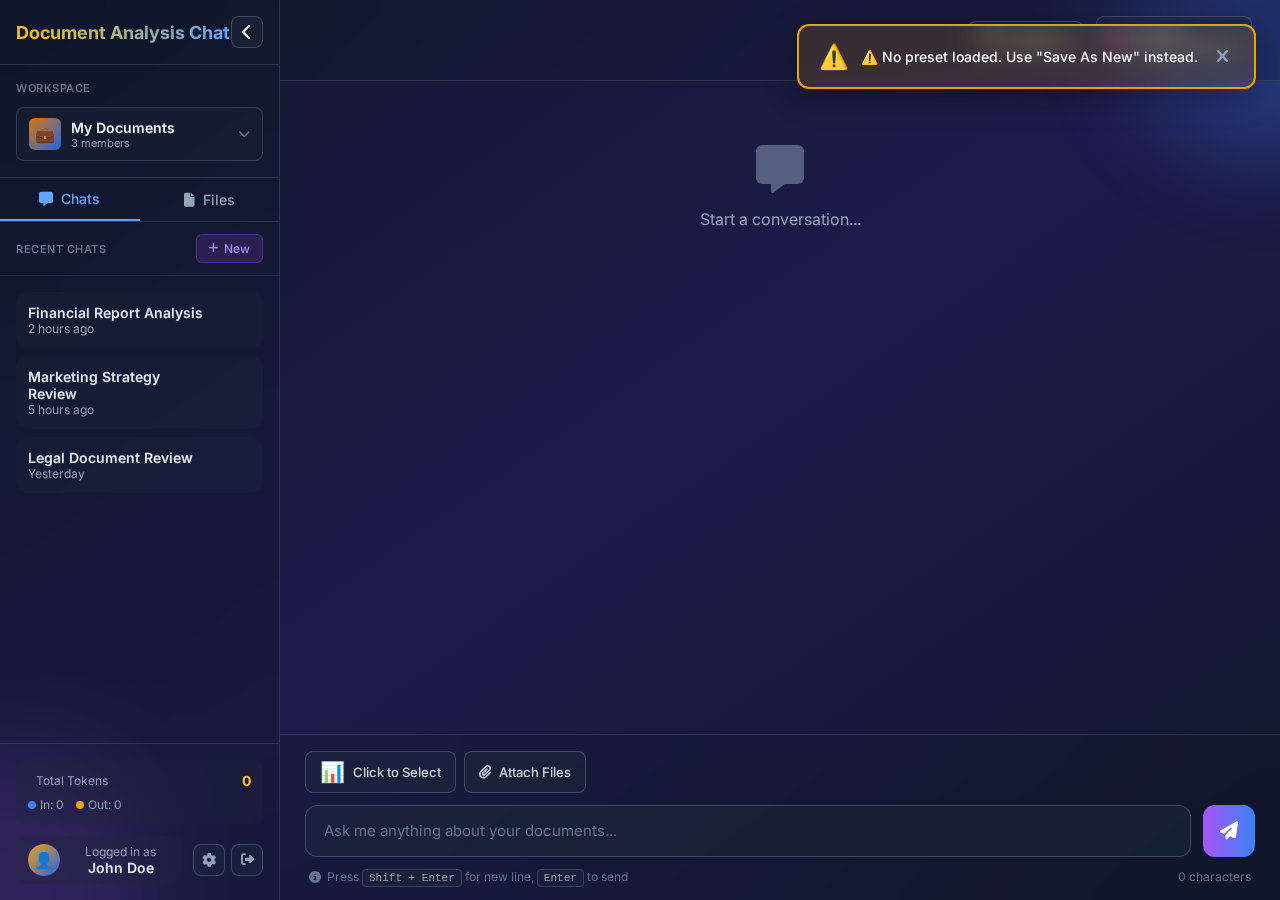
<file: index.html>
<!DOCTYPE html>
<html lang="en">
<head>
    <meta charset="UTF-8">
    <meta name="viewport" content="width=device-width, initial-scale=1.0">
    <title>Document Analysis Dashboard</title>
    <link rel="stylesheet" href="https://cdnjs.cloudflare.com/ajax/libs/font-awesome/6.4.0/css/all.min.css">
    <style>
        @import url('https://fonts.googleapis.com/css2?family=Inter:wght@400;500;600;700&display=swap');
        
        * {
            margin: 0;
            padding: 0;
            box-sizing: border-box;
            font-family: 'Inter', sans-serif;
        }
        
        body {
            min-height: 100vh;
            background: linear-gradient(to bottom right, #0f172a, #1e1b4b, #0f172a);
            color: #e2e8f0;
            overflow: hidden;
        }
        
        .bg-animation {
            position: fixed;
            inset: 0;
            pointer-events: none;
            opacity: 0.3;
            z-index: 0;
        }
        
        .bg-circle-1, .bg-circle-2 {
            position: absolute;
            width: 320px;
            height: 320px;
            border-radius: 50%;
            filter: blur(48px);
            animation: pulse 4s ease-in-out infinite;
        }
        
        .bg-circle-1 {
            top: -160px;
            right: -160px;
            background-color: #3b82f6;
        }
        
        .bg-circle-2 {
            bottom: -160px;
            left: -160px;
            background-color: #a855f7;
        }
        
        @keyframes pulse {
            0%, 100% { transform: scale(1); opacity: 0.3; }
            50% { transform: scale(1.1); opacity: 0.5; }
        }
        
        .dashboard-container {
            display: flex;
            height: 100vh;
            position: relative;
            z-index: 10;
        }
        
        .hidden { display: none !important; }
    </style>
</head>
<body>
    <div class="bg-animation">
        <div class="bg-circle-1"></div>
        <div class="bg-circle-2"></div>
    </div>
    
    <div class="dashboard-container" id="app"></div>
    
    <!-- CSS Files -->
    <link rel="stylesheet" href="css/sidebar.css">
    <link rel="stylesheet" href="css/header.css">
    <link rel="stylesheet" href="css/chat.css">
    <link rel="stylesheet" href="css/modal.css">
    <!-- Critical Fix: Arrow Toggle (MUST BE LAST) -->
    <link rel="stylesheet" href="css/sidebar_arrow_fix.css">
    
    <!-- JavaScript Files -->
    <script src="js/toast.js"></script>
    <script src="js/data.js"></script>
    <script src="js/sidebar.js"></script>
    <script src="js/header.js"></script>
    <script src="js/chat.js"></script>
    <script src="js/modal.js"></script>
    <script src="js/app.js"></script>
</body>
</html>
</file>
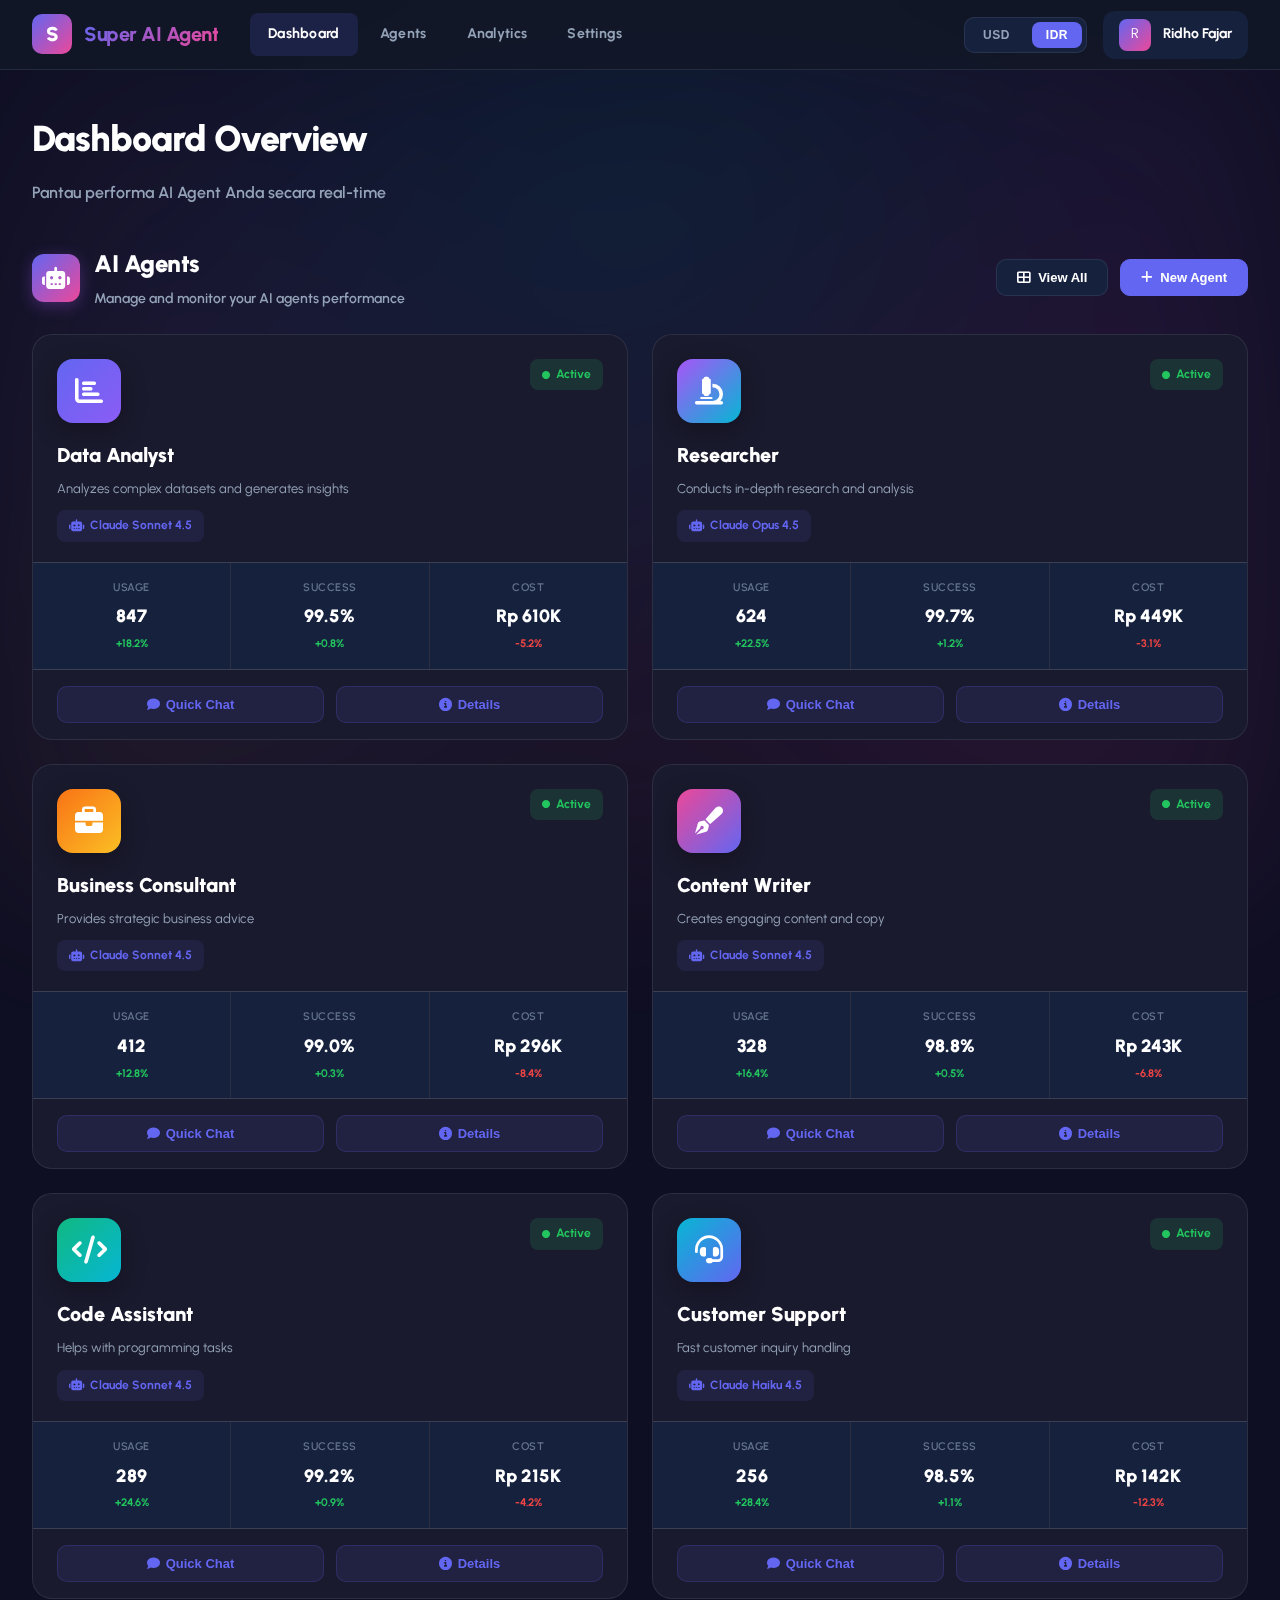
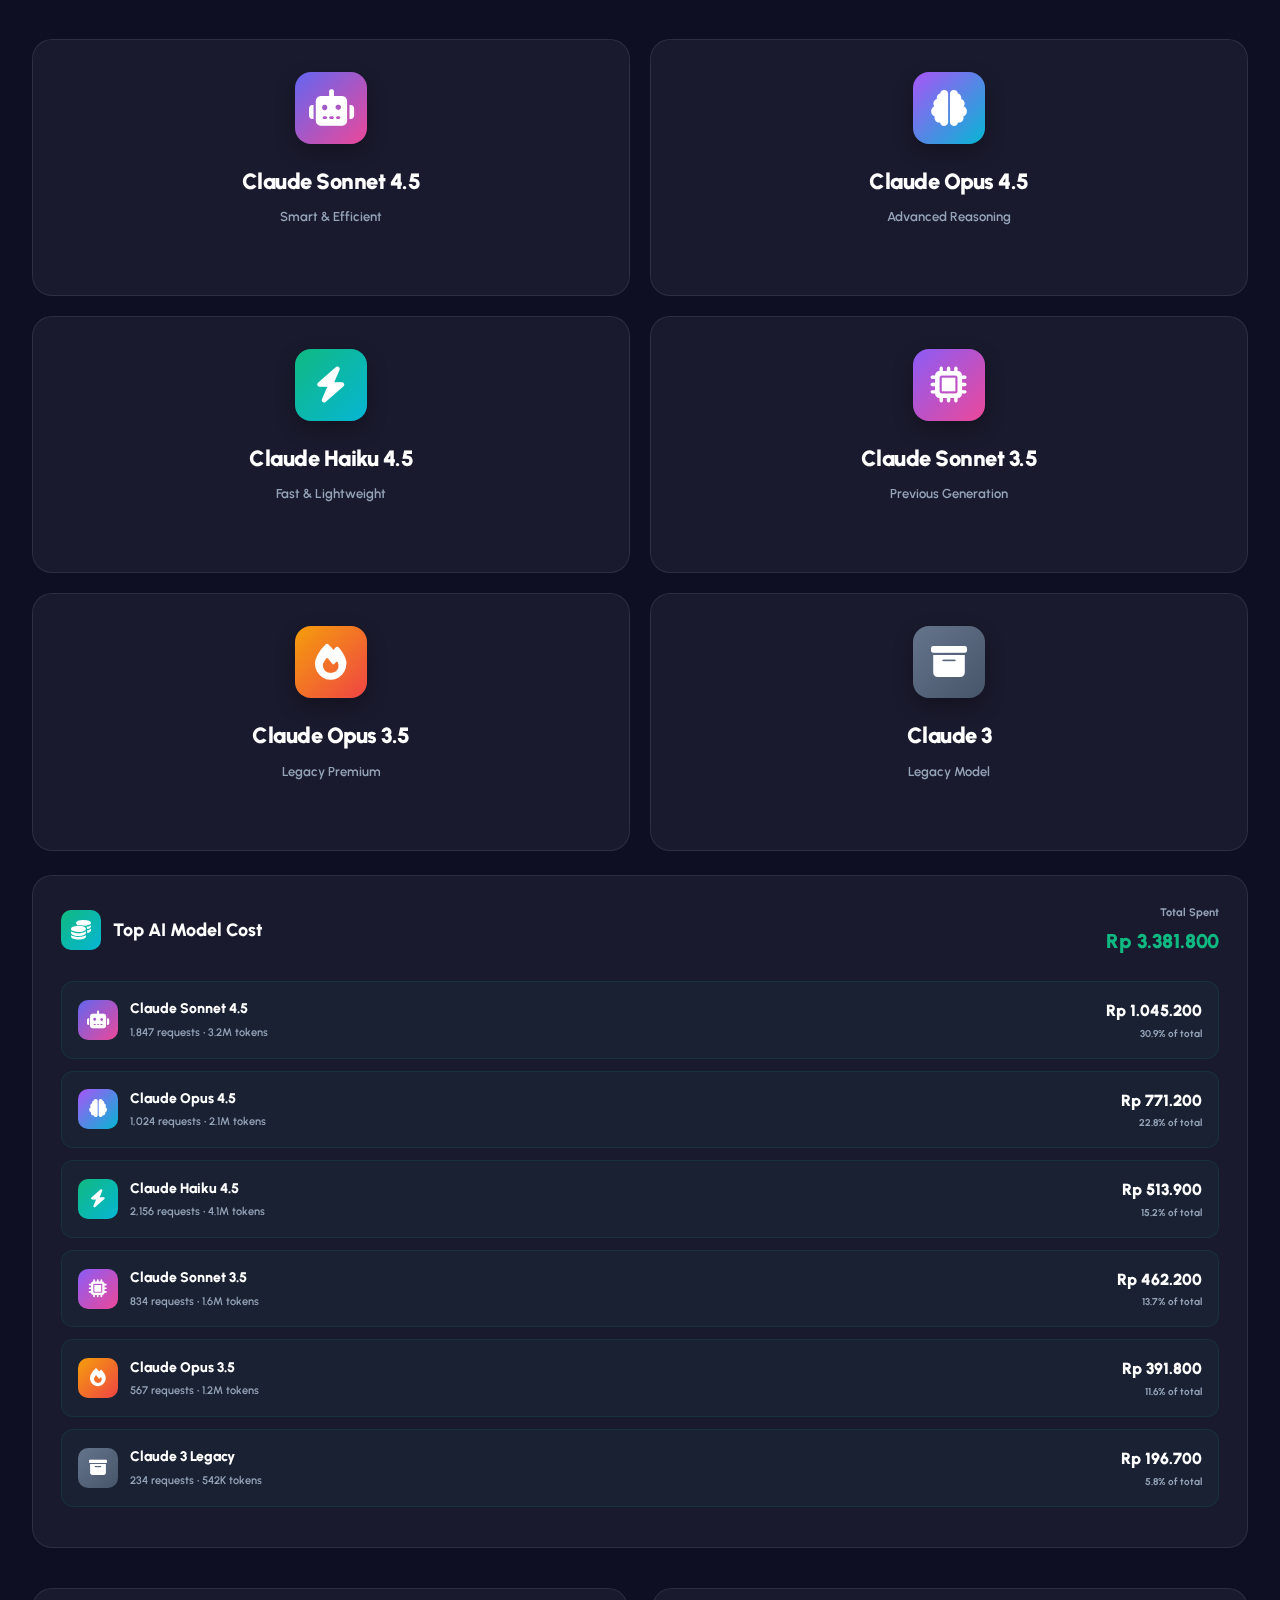
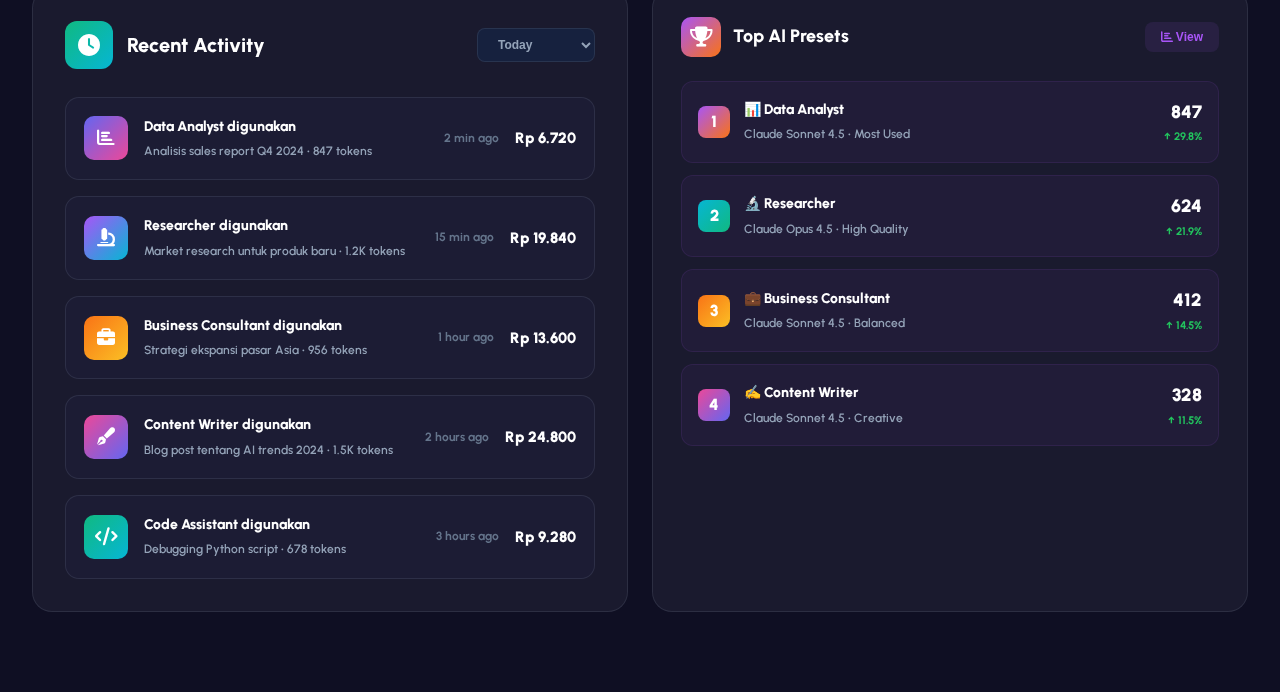
<file: dashboard.html>
<!DOCTYPE html>
<html lang="id">
<head>
    <meta charset="UTF-8">
    <meta name="viewport" content="width=device-width, initial-scale=1.0">
    <title>Dashboard - Super AI Agent</title>
    <link rel="preconnect" href="https://fonts.googleapis.com">
    <link rel="preconnect" href="https://fonts.gstatic.com" crossorigin>
    <link href="https://fonts.googleapis.com/css2?family=Urbanist:wght@400;500;600;700;800;900&family=JetBrains+Mono:wght@400;500;600;700&display=swap" rel="stylesheet">
    <link rel="stylesheet" href="https://cdnjs.cloudflare.com/ajax/libs/font-awesome/6.4.0/css/all.min.css">
    <style>
        * {
            margin: 0;
            padding: 0;
            box-sizing: border-box;
        }
        
        :root {
            --bg-primary: #0f0f23;
            --bg-secondary: #1a1a2e;
            --bg-tertiary: #16213e;
            --accent-primary: #6366f1;
            --accent-secondary: #ec4899;
            --accent-tertiary: #06b6d4;
            --accent-purple: #a855f7;
            --accent-orange: #f97316;
            --accent-green: #10b981;
            --accent-yellow: #fbbf24;
            --text-primary: #ffffff;
            --text-secondary: #94a3b8;
            --text-muted: #64748b;
            --border-color: rgba(148, 163, 184, 0.15);
            --success: #22c55e;
            --warning: #f59e0b;
            --danger: #ef4444;
            --shadow: 0 20px 25px -5px rgba(0, 0, 0, 0.3);
            --glow: 0 0 20px rgba(99, 102, 241, 0.3);
        }
        
        body {
            font-family: 'Urbanist', -apple-system, sans-serif;
            background: var(--bg-primary);
            color: var(--text-primary);
            min-height: 100vh;
            overflow-x: hidden;
            line-height: 1.6;
        }
        
        /* Animated Background */
        .bg-gradient {
            position: fixed;
            inset: 0;
            z-index: 0;
            opacity: 0.25;
            background: 
                radial-gradient(circle at 20% 50%, rgba(99, 102, 241, 0.4) 0%, transparent 50%),
                radial-gradient(circle at 80% 80%, rgba(236, 72, 153, 0.4) 0%, transparent 50%),
                radial-gradient(circle at 50% 20%, rgba(6, 182, 212, 0.4) 0%, transparent 50%),
                radial-gradient(circle at 90% 30%, rgba(168, 85, 247, 0.3) 0%, transparent 50%),
                radial-gradient(circle at 10% 80%, rgba(249, 115, 22, 0.3) 0%, transparent 50%);
            filter: blur(80px);
            animation: gradientShift 15s ease infinite;
        }
        
        @keyframes gradientShift {
            0%, 100% { opacity: 0.25; }
            50% { opacity: 0.35; }
        }
        
        /* Top Navigation */
        .top-nav {
            background: rgba(17, 24, 39, 0.8);
            backdrop-filter: blur(20px);
            border-bottom: 1px solid var(--border-color);
            padding: 0 32px;
            height: 70px;
            display: flex;
            align-items: center;
            justify-content: space-between;
            position: sticky;
            top: 0;
            z-index: 100;
        }
        
        .nav-left {
            display: flex;
            align-items: center;
            gap: 32px;
        }
        
        .brand {
            display: flex;
            align-items: center;
            gap: 12px;
            text-decoration: none;
        }
        
        .brand-icon {
            width: 40px;
            height: 40px;
            background: linear-gradient(135deg, var(--accent-primary), var(--accent-secondary));
            border-radius: 10px;
            display: flex;
            align-items: center;
            justify-content: center;
            font-weight: 900;
            color: white;
            font-size: 20px;
        }
        
        .brand-name {
            font-size: 20px;
            font-weight: 800;
            background: linear-gradient(135deg, var(--accent-primary), var(--accent-secondary));
            -webkit-background-clip: text;
            -webkit-text-fill-color: transparent;
            letter-spacing: -0.5px;
        }
        
        .nav-menu {
            display: flex;
            gap: 4px;
        }
        
        .nav-item {
            padding: 10px 18px;
            color: var(--text-secondary);
            text-decoration: none;
            font-weight: 700;
            font-size: 14px;
            border-radius: 8px;
            transition: all 0.2s;
            letter-spacing: 0.3px;
        }
        
        .nav-item:hover {
            color: var(--text-primary);
            background: rgba(99, 102, 241, 0.1);
        }
        
        .nav-item.active {
            color: var(--text-primary);
            background: rgba(99, 102, 241, 0.15);
        }
        
        .nav-right {
            display: flex;
            align-items: center;
            gap: 16px;
        }
        
        .user-profile-mini {
            display: flex;
            align-items: center;
            gap: 12px;
            padding: 8px 16px;
            background: var(--bg-tertiary);
            border-radius: 12px;
            cursor: pointer;
            transition: all 0.2s;
        }
        
        .user-profile-mini:hover {
            background: rgba(99, 102, 241, 0.1);
        }
        
        .user-avatar-mini {
            width: 32px;
            height: 32px;
            background: linear-gradient(135deg, var(--accent-primary), var(--accent-secondary));
            border-radius: 8px;
            display: flex;
            align-items: center;
            justify-content: center;
            font-size: 14px;
        }
        
        .user-name-mini {
            font-size: 14px;
            font-weight: 700;
        }
        
        /* Main Container */
        .container {
            max-width: 1600px;
            margin: 0 auto;
            padding: 40px 32px;
            position: relative;
            z-index: 1;
        }
        
        /* Page Header */
        .page-header {
            margin-bottom: 40px;
            animation: slideDown 0.5s ease-out;
        }
        
        @keyframes slideDown {
            from {
                opacity: 0;
                transform: translateY(-20px);
            }
            to {
                opacity: 1;
                transform: translateY(0);
            }
        }
        
        .page-title {
            font-size: 36px;
            font-weight: 900;
            margin-bottom: 12px;
            letter-spacing: -1px;
        }
        
        .page-subtitle {
            font-size: 16px;
            color: var(--text-secondary);
            font-weight: 600;
        }
        
        /* Stats Grid - 3 Kolom Layout */
        .stats-grid {
            display: grid;
            grid-template-columns: 2fr 1fr;
            gap: 24px;
            margin-bottom: 40px;
            animation: fadeInUp 0.6s ease-out 0.2s backwards;
        }
        
        .ai-models-grid {
            display: grid;
            grid-template-columns: repeat(3, 1fr);
            gap: 20px;
        }
        
        /* AI Agents Section */
        .ai-agents-section {
            margin-bottom: 40px;
            animation: fadeInUp 0.6s ease-out 0.1s backwards;
        }
        
        .ai-agents-grid {
            display: grid;
            grid-template-columns: repeat(4, 1fr);
            gap: 20px;
        }
        
        .ai-agent-card {
            background: var(--bg-secondary);
            border: 1px solid var(--border-color);
            border-radius: 20px;
            padding: 28px 24px;
            text-align: center;
            cursor: pointer;
            transition: all 0.3s;
            position: relative;
            overflow: hidden;
        }
        
        .ai-agent-card::before {
            content: '';
            position: absolute;
            top: 0;
            left: 0;
            right: 0;
            height: 3px;
            background: linear-gradient(90deg, var(--accent-primary), var(--accent-secondary));
            opacity: 0;
            transition: opacity 0.3s;
        }
        
        .ai-agent-card:hover {
            border-color: var(--accent-primary);
            box-shadow: var(--glow);
            transform: translateY(-4px);
        }
        
        .ai-agent-card:hover::before {
            opacity: 1;
        }
        
        .agent-icon {
            width: 56px;
            height: 56px;
            border-radius: 14px;
            display: flex;
            align-items: center;
            justify-content: center;
            font-size: 26px;
            margin: 0 auto 16px;
            box-shadow: 0 4px 16px rgba(0, 0, 0, 0.2);
        }
        
        .agent-name {
            font-size: 16px;
            font-weight: 800;
            margin-bottom: 8px;
            color: var(--text-primary);
        }
        
        .agent-model {
            font-size: 12px;
            color: var(--text-secondary);
            margin-bottom: 12px;
            font-weight: 600;
        }
        
        .agent-usage {
            font-size: 13px;
            font-weight: 700;
            color: var(--accent-primary);
            background: rgba(99, 102, 241, 0.1);
            padding: 6px 12px;
            border-radius: 8px;
            display: inline-block;
        }
        
        /* New Agent Cards Design */
        .ai-agents-grid-new {
            display: grid;
            grid-template-columns: repeat(3, 1fr);
            gap: 24px;
        }
        
        .agent-card-new {
            background: var(--bg-secondary);
            border: 1px solid var(--border-color);
            border-radius: 20px;
            padding: 0;
            cursor: pointer;
            transition: all 0.3s ease;
            overflow: hidden;
            display: flex;
            flex-direction: column;
        }
        
        .agent-card-new:hover {
            border-color: var(--accent-primary);
            transform: translateY(-8px);
            box-shadow: 0 20px 40px rgba(99, 102, 241, 0.3);
        }
        
        .agent-card-header {
            padding: 24px 24px 16px 24px;
            display: flex;
            align-items: flex-start;
            justify-content: space-between;
            position: relative;
        }
        
        .agent-card-icon {
            width: 64px;
            height: 64px;
            border-radius: 16px;
            display: flex;
            align-items: center;
            justify-content: center;
            font-size: 28px;
            color: white;
            box-shadow: 0 8px 24px rgba(0, 0, 0, 0.3);
        }
        
        .agent-card-status {
            display: flex;
            align-items: center;
            gap: 6px;
            padding: 6px 12px;
            background: rgba(34, 197, 94, 0.15);
            border-radius: 8px;
            font-size: 12px;
            font-weight: 700;
            color: var(--success);
        }
        
        .agent-card-status i {
            font-size: 8px;
            animation: pulse 2s ease-in-out infinite;
        }
        
        @keyframes pulse {
            0%, 100% { opacity: 1; }
            50% { opacity: 0.5; }
        }
        
        .agent-card-body {
            padding: 0 24px 20px 24px;
        }
        
        .agent-card-title {
            font-size: 20px;
            font-weight: 900;
            margin-bottom: 8px;
            color: var(--text-primary);
        }
        
        .agent-card-desc {
            font-size: 13px;
            color: var(--text-secondary);
            line-height: 1.5;
            margin-bottom: 12px;
        }
        
        .agent-card-model {
            display: inline-flex;
            align-items: center;
            gap: 6px;
            padding: 6px 12px;
            background: rgba(99, 102, 241, 0.1);
            border-radius: 8px;
            font-size: 12px;
            font-weight: 700;
            color: var(--accent-primary);
        }
        
        .agent-card-stats {
            display: grid;
            grid-template-columns: repeat(3, 1fr);
            gap: 1px;
            background: var(--border-color);
            border-top: 1px solid var(--border-color);
            border-bottom: 1px solid var(--border-color);
        }
        
        .agent-card-stat {
            background: var(--bg-tertiary);
            padding: 16px 12px;
            text-align: center;
        }
        
        .agent-card-stat-label {
            font-size: 11px;
            color: var(--text-muted);
            font-weight: 600;
            margin-bottom: 6px;
            text-transform: uppercase;
            letter-spacing: 0.5px;
        }
        
        .agent-card-stat-value {
            font-size: 18px;
            font-weight: 900;
            color: var(--text-primary);
            margin-bottom: 4px;
        }
        
        .agent-card-stat-trend {
            font-size: 11px;
            font-weight: 700;
        }
        
        .agent-card-stat-trend.positive {
            color: var(--success);
        }
        
        .agent-card-stat-trend.negative {
            color: var(--danger);
        }
        
        .agent-card-footer {
            padding: 16px 24px;
            display: flex;
            gap: 12px;
        }
        
        .agent-card-btn {
            flex: 1;
            padding: 10px 16px;
            background: rgba(99, 102, 241, 0.1);
            border: 1px solid rgba(99, 102, 241, 0.2);
            border-radius: 10px;
            color: var(--accent-primary);
            font-size: 13px;
            font-weight: 700;
            cursor: pointer;
            transition: all 0.2s;
            display: flex;
            align-items: center;
            justify-content: center;
            gap: 6px;
        }
        
        .agent-card-btn:hover {
            background: var(--accent-primary);
            color: white;
            border-color: var(--accent-primary);
            transform: translateY(-2px);
        }
        
        .section-subtitle {
            font-size: 14px;
            color: var(--text-secondary);
            font-weight: 600;
            margin-top: 4px;
        }
        
        
        /* Activity Grid - 2 columns */
        .activity-grid {
            display: grid;
            grid-template-columns: 1fr 1fr;
            gap: 24px;
            margin-bottom: 40px;
            animation: fadeInUp 0.6s ease-out 0.3s backwards;
        }
        
@keyframes fadeInUp {
            from {
                opacity: 0;
                transform: translateY(30px);
            }
            to {
                opacity: 1;
                transform: translateY(0);
            }
        }
        
        /* AI Model Card */
        .ai-model-card {
            background: var(--bg-secondary);
            border: 1px solid var(--border-color);
            border-radius: 20px;
            padding: 32px;
            transition: all 0.3s;
            position: relative;
            overflow: hidden;
            cursor: pointer;
            display: flex;
            flex-direction: column;
            align-items: center;
            text-align: center;
            min-height: 200px;
            justify-content: center;
        }
        
        .ai-model-card::before {
            content: '';
            position: absolute;
            top: 0;
            left: 0;
            right: 0;
            height: 3px;
            background: linear-gradient(90deg, var(--accent-primary), var(--accent-secondary));
            opacity: 0;
            transition: opacity 0.3s;
        }
        
        .ai-model-card:hover {
            border-color: var(--accent-primary);
            box-shadow: var(--glow);
            transform: translateY(-4px);
        }
        
        .ai-model-card:hover::before {
            opacity: 1;
        }
        
        .ai-model-card:hover .model-icon {
            transform: scale(1.1);
        }
        
        .model-icon {
            width: 72px;
            height: 72px;
            border-radius: 16px;
            display: flex;
            align-items: center;
            justify-content: center;
            font-size: 36px;
            box-shadow: 0 8px 20px rgba(0, 0, 0, 0.3);
            margin-bottom: 20px;
            transition: transform 0.3s;
        }
        
        .model-icon.sonnet {
            background: linear-gradient(135deg, #6366f1, #ec4899);
        }
        
        .model-icon.opus {
            background: linear-gradient(135deg, #a855f7, #06b6d4);
        }
        
        .model-icon.haiku {
            background: linear-gradient(135deg, #10b981, #06b6d4);
        }
        
        .model-icon.sonnet-old {
            background: linear-gradient(135deg, #8b5cf6, #ec4899);
        }
        
        .model-icon.opus-old {
            background: linear-gradient(135deg, #f59e0b, #ef4444);
        }
        
        .model-icon.legacy {
            background: linear-gradient(135deg, #64748b, #475569);
        }
        
        .model-name {
            font-size: 22px;
            font-weight: 900;
            margin-bottom: 8px;
            letter-spacing: -0.5px;
        }
        
        .model-subtitle {
            font-size: 13px;
            color: var(--text-secondary);
            font-weight: 600;
            margin-bottom: 16px;
        }
        
        .model-click-hint {
            font-size: 12px;
            color: var(--text-muted);
            font-weight: 700;
            display: flex;
            align-items: center;
            gap: 6px;
            opacity: 0;
            transition: opacity 0.3s;
        }
        
        .ai-model-card:hover .model-click-hint {
            opacity: 1;
        }
        
        /* Top Presets Card */
        .top-presets-card {
            background: var(--bg-secondary);
            border: 1px solid var(--border-color);
            border-radius: 20px;
            padding: 28px;
            transition: all 0.3s;
        }
        
        .top-presets-card:hover {
            border-color: var(--accent-purple);
            box-shadow: 0 0 20px rgba(168, 85, 247, 0.3);
        }
        
        /* List AI Preset Card */
        .list-preset-card {
            background: var(--bg-secondary);
            border: 1px solid var(--border-color);
            border-radius: 20px;
            padding: 28px;
            transition: all 0.3s;
        }
        
        .list-preset-card:hover {
            border-color: var(--accent-primary);
            box-shadow: 0 0 20px rgba(99, 102, 241, 0.3);
        }
        
        .list-preset-item {
            display: flex;
            align-items: center;
            justify-content: space-between;
            padding: 14px 16px;
            background: rgba(99, 102, 241, 0.05);
            border: 1px solid rgba(99, 102, 241, 0.1);
            border-radius: 12px;
            margin-bottom: 12px;
            transition: all 0.2s;
            cursor: pointer;
        }
        
        .list-preset-item:hover {
            background: rgba(99, 102, 241, 0.1);
            border-color: var(--accent-primary);
            transform: translateX(4px);
        }
        
        .list-preset-info {
            display: flex;
            align-items: center;
            gap: 12px;
        }
        
        .list-preset-icon {
            width: 36px;
            height: 36px;
            border-radius: 8px;
            display: flex;
            align-items: center;
            justify-content: center;
            font-size: 16px;
        }
        
        .list-preset-text {
            display: flex;
            flex-direction: column;
        }
        
        .list-preset-name {
            font-size: 13px;
            font-weight: 800;
            margin-bottom: 2px;
        }
        
        .list-preset-model {
            font-size: 11px;
            color: var(--text-secondary);
            font-weight: 600;
        }
        
        .list-preset-count {
            font-size: 14px;
            font-weight: 900;
            color: var(--text-primary);
        }
        
        /* Top Model Cost Card */
        .top-model-cost-card {
            background: var(--bg-secondary);
            border: 1px solid var(--border-color);
            border-radius: 20px;
            padding: 28px;
            transition: all 0.3s;
            animation: fadeInUp 0.6s ease-out 0.3s backwards;
        }
        
        .top-model-cost-card:hover {
            border-color: var(--accent-green);
            box-shadow: 0 0 20px rgba(16, 185, 129, 0.3);
        }
        
        .cost-header {
            display: flex;
            align-items: center;
            justify-content: space-between;
            margin-bottom: 24px;
        }
        
        .cost-title {
            display: flex;
            align-items: center;
            gap: 12px;
        }
        
        .cost-title-icon {
            width: 40px;
            height: 40px;
            background: linear-gradient(135deg, var(--accent-green), var(--accent-tertiary));
            border-radius: 10px;
            display: flex;
            align-items: center;
            justify-content: center;
            font-size: 20px;
        }
        
        .cost-title h3 {
            font-size: 18px;
            font-weight: 800;
        }
        
        .cost-total {
            text-align: right;
        }
        
        .cost-total-label {
            font-size: 11px;
            color: var(--text-secondary);
            font-weight: 700;
            margin-bottom: 4px;
        }
        
        .cost-total-value {
            font-size: 20px;
            font-weight: 900;
            color: var(--accent-green);
        }
        
        .model-cost-item {
            display: flex;
            align-items: center;
            justify-content: space-between;
            padding: 16px;
            background: rgba(16, 185, 129, 0.05);
            border: 1px solid rgba(16, 185, 129, 0.1);
            border-radius: 12px;
            margin-bottom: 12px;
            transition: all 0.2s;
        }
        
        .model-cost-item:hover {
            background: rgba(16, 185, 129, 0.1);
            border-color: var(--accent-green);
            transform: translateX(4px);
        }
        
        .model-cost-info {
            display: flex;
            align-items: center;
            gap: 12px;
        }
        
        .model-cost-icon {
            width: 40px;
            height: 40px;
            border-radius: 10px;
            display: flex;
            align-items: center;
            justify-content: center;
            font-size: 18px;
        }
        
        .model-cost-text {
            display: flex;
            flex-direction: column;
        }
        
        .model-cost-name {
            font-size: 14px;
            font-weight: 800;
            margin-bottom: 3px;
        }
        
        .model-cost-usage {
            font-size: 11px;
            color: var(--text-secondary);
            font-weight: 600;
        }
        
        .model-cost-value {
            text-align: right;
        }
        
        .model-cost-amount {
            font-size: 16px;
            font-weight: 900;
            margin-bottom: 2px;
        }
        
        .model-cost-percentage {
            font-size: 10px;
            color: var(--text-secondary);
            font-weight: 700;
        }
        
        .preset-header {
            display: flex;
            align-items: center;
            justify-content: space-between;
            margin-bottom: 24px;
        }
        
        .preset-title {
            display: flex;
            align-items: center;
            gap: 12px;
        }
        
        .preset-title-icon {
            width: 40px;
            height: 40px;
            background: linear-gradient(135deg, var(--accent-purple), var(--accent-orange));
            border-radius: 10px;
            display: flex;
            align-items: center;
            justify-content: center;
            font-size: 20px;
        }
        
        .preset-title h3 {
            font-size: 18px;
            font-weight: 800;
        }
        
        .preset-view-all {
            padding: 8px 16px;
            background: rgba(168, 85, 247, 0.1);
            color: var(--accent-purple);
            border: none;
            border-radius: 8px;
            font-size: 12px;
            font-weight: 800;
            cursor: pointer;
            transition: all 0.2s;
        }
        
        .preset-view-all:hover {
            background: rgba(168, 85, 247, 0.2);
            transform: translateX(2px);
        }
        
        .top-preset-item {
            display: flex;
            align-items: center;
            gap: 14px;
            padding: 16px;
            background: rgba(168, 85, 247, 0.05);
            border: 1px solid rgba(168, 85, 247, 0.1);
            border-radius: 12px;
            margin-bottom: 12px;
            transition: all 0.2s;
        }
        
        .top-preset-item:hover {
            background: rgba(168, 85, 247, 0.1);
            border-color: var(--accent-purple);
            transform: translateX(4px);
        }
        
        .top-preset-rank {
            width: 32px;
            height: 32px;
            background: linear-gradient(135deg, var(--accent-purple), var(--accent-orange));
            border-radius: 8px;
            display: flex;
            align-items: center;
            justify-content: center;
            font-size: 16px;
            font-weight: 900;
        }
        
        .top-preset-info {
            flex: 1;
        }
        
        .top-preset-name {
            font-size: 14px;
            font-weight: 800;
            margin-bottom: 4px;
        }
        
        .top-preset-usage {
            font-size: 12px;
            color: var(--text-secondary);
            font-weight: 600;
        }
        
        .top-preset-value {
            text-align: right;
        }
        
        .top-preset-count {
            font-size: 18px;
            font-weight: 900;
            margin-bottom: 2px;
        }
        
        .top-preset-percentage {
            font-size: 11px;
            color: var(--success);
            font-weight: 700;
        }
        
        /* Stat Card (untuk yang lain) */
        .stat-card {
            background: var(--bg-secondary);
            border: 1px solid var(--border-color);
            border-radius: 20px;
            padding: 28px;
            transition: all 0.3s;
            position: relative;
            overflow: hidden;
        }
        
        .stat-card::before {
            content: '';
            position: absolute;
            top: 0;
            left: 0;
            right: 0;
            height: 3px;
            background: linear-gradient(90deg, var(--accent-primary), var(--accent-secondary));
            opacity: 0;
            transition: opacity 0.3s;
        }
        
        .stat-card:hover {
            border-color: var(--accent-primary);
            box-shadow: var(--glow);
            transform: translateY(-2px);
        }
        
        .stat-card:hover::before {
            opacity: 1;
        }
        
        .stat-header {
            display: flex;
            align-items: center;
            justify-content: space-between;
            margin-bottom: 20px;
        }
        
        .stat-title {
            display: flex;
            align-items: center;
            gap: 12px;
        }
        
        .stat-icon {
            width: 44px;
            height: 44px;
            border-radius: 12px;
            display: flex;
            align-items: center;
            justify-content: center;
            font-size: 20px;
            box-shadow: 0 4px 12px rgba(0, 0, 0, 0.2);
        }
        
        .stat-label {
            font-size: 14px;
            color: var(--text-secondary);
            font-weight: 700;
            letter-spacing: 0.5px;
        }
        
        .stat-trend {
            display: flex;
            align-items: center;
            gap: 6px;
            padding: 6px 12px;
            background: rgba(34, 197, 94, 0.15);
            border-radius: 8px;
        }
        
        .trend-icon {
            font-size: 14px;
            color: var(--success);
        }
        
        .trend-value {
            font-size: 13px;
            font-weight: 800;
            color: var(--success);
        }
        
        .stat-value {
            font-size: 36px;
            font-weight: 900;
            margin: 12px 0;
            background: linear-gradient(135deg, var(--text-primary), var(--text-secondary));
            -webkit-background-clip: text;
            -webkit-text-fill-color: transparent;
            letter-spacing: -1px;
        }
        
        .stat-meta {
            display: flex;
            gap: 20px;
            margin-top: 16px;
        }
        
        .meta-item {
            display: flex;
            align-items: center;
            gap: 8px;
        }
        
        .meta-icon {
            font-size: 14px;
            color: var(--accent-primary);
        }
        
        .meta-text {
            font-size: 13px;
            color: var(--text-secondary);
            font-weight: 600;
        }
        
        .meta-value {
            color: var(--text-primary);
            font-weight: 800;
        }
        
        /* Currency Switcher */
        .currency-switcher {
            display: flex;
            gap: 8px;
            background: var(--bg-tertiary);
            padding: 4px;
            border-radius: 10px;
            border: 1px solid var(--border-color);
        }
        
        .currency-btn {
            padding: 6px 14px;
            background: transparent;
            color: var(--text-secondary);
            border: none;
            border-radius: 8px;
            font-size: 12px;
            font-weight: 800;
            cursor: pointer;
            transition: all 0.2s;
            letter-spacing: 0.5px;
        }
        
        .currency-btn.active {
            background: var(--accent-primary);
            color: white;
        }
        
        .currency-btn:hover:not(.active) {
            background: rgba(99, 102, 241, 0.1);
            color: var(--text-primary);
        }
        

        
        /* Presets Section */
        .presets-section {
            margin-bottom: 40px;
            animation: fadeInUp 0.6s ease-out 0.4s backwards;
        }
        
        .section-header {
            display: flex;
            align-items: center;
            justify-content: space-between;
            margin-bottom: 24px;
        }
        
        .section-title {
            display: flex;
            align-items: center;
            gap: 14px;
        }
        
        .section-icon {
            width: 48px;
            height: 48px;
            background: linear-gradient(135deg, var(--accent-purple), var(--accent-orange));
            border-radius: 12px;
            display: flex;
            align-items: center;
            justify-content: center;
            font-size: 22px;
            box-shadow: 0 4px 16px rgba(168, 85, 247, 0.3);
        }
        
        .section-title h2 {
            font-size: 24px;
            font-weight: 900;
            letter-spacing: -0.5px;
        }
        
        .section-actions {
            display: flex;
            gap: 12px;
        }
        
        .action-btn {
            padding: 10px 20px;
            background: var(--bg-tertiary);
            color: var(--text-primary);
            border: 1px solid var(--border-color);
            border-radius: 10px;
            font-size: 13px;
            font-weight: 800;
            cursor: pointer;
            transition: all 0.2s;
            display: flex;
            align-items: center;
            gap: 8px;
        }
        
        .action-btn:hover {
            background: rgba(99, 102, 241, 0.1);
            border-color: var(--accent-primary);
        }
        
        .action-btn.primary {
            background: var(--accent-primary);
            border-color: var(--accent-primary);
        }
        
        .action-btn.primary:hover {
            background: #5558e3;
            box-shadow: 0 4px 12px rgba(99, 102, 241, 0.4);
        }
        
        /* Presets Grid */
        .presets-grid {
            display: grid;
            grid-template-columns: repeat(auto-fill, minmax(320px, 1fr));
            gap: 20px;
        }
        
        .preset-item {
            background: var(--bg-secondary);
            border: 1px solid var(--border-color);
            border-radius: 20px;
            padding: 24px;
            cursor: pointer;
            transition: all 0.3s;
            position: relative;
            overflow: hidden;
        }
        
        .preset-item::before {
            content: '';
            position: absolute;
            top: 0;
            left: 0;
            right: 0;
            height: 3px;
            background: linear-gradient(90deg, var(--accent-primary), var(--accent-secondary));
            opacity: 0;
            transition: opacity 0.3s;
        }
        
        .preset-item:hover {
            border-color: var(--accent-primary);
            box-shadow: var(--glow);
            transform: translateY(-4px);
        }
        
        .preset-item:hover::before {
            opacity: 1;
        }
        
        .preset-item.selected {
            border-color: var(--accent-primary);
            background: rgba(99, 102, 241, 0.05);
        }
        
        .preset-header-item {
            display: flex;
            align-items: center;
            justify-content: space-between;
            margin-bottom: 16px;
        }
        
        .preset-icon {
            width: 48px;
            height: 48px;
            border-radius: 12px;
            display: flex;
            align-items: center;
            justify-content: center;
            font-size: 24px;
            box-shadow: 0 4px 12px rgba(0, 0, 0, 0.2);
        }
        
        .preset-badge {
            position: absolute;
            top: 16px;
            right: 16px;
            padding: 6px 12px;
            background: var(--accent-primary);
            color: white;
            border-radius: 8px;
            font-size: 11px;
            font-weight: 800;
            letter-spacing: 0.5px;
        }
        
        .preset-name {
            font-size: 18px;
            font-weight: 800;
            margin-bottom: 6px;
        }
        
        .preset-model {
            display: flex;
            align-items: center;
            gap: 6px;
            font-size: 12px;
            color: var(--text-secondary);
            font-weight: 700;
            margin-bottom: 12px;
        }
        
        .preset-desc {
            font-size: 13px;
            color: var(--text-secondary);
            line-height: 1.6;
            margin-bottom: 20px;
        }
        
        .preset-stats {
            display: grid;
            grid-template-columns: repeat(3, 1fr);
            gap: 12px;
        }
        
        .preset-stat {
            background: rgba(99, 102, 241, 0.05);
            padding: 12px;
            border-radius: 10px;
            border: 1px solid rgba(99, 102, 241, 0.1);
        }
        
        .preset-stat-label {
            font-size: 11px;
            color: var(--text-secondary);
            margin-bottom: 4px;
            font-weight: 700;
        }
        
        .preset-stat-value {
            font-size: 16px;
            font-weight: 900;
        }
        
        /* Activity Feed */
        .activity-section {
            animation: fadeInUp 0.6s ease-out 0.5s backwards;
        }
        
        .activity-card {
            background: var(--bg-secondary);
            border: 1px solid var(--border-color);
            border-radius: 20px;
            padding: 32px;
            transition: all 0.3s;
        }
        
        .activity-card:hover {
            border-color: var(--accent-primary);
            box-shadow: var(--glow);
        }
        
        .activity-header {
            display: flex;
            align-items: center;
            justify-content: space-between;
            margin-bottom: 28px;
        }
        
        .activity-title {
            display: flex;
            align-items: center;
            gap: 14px;
        }
        
        .activity-icon {
            width: 48px;
            height: 48px;
            background: linear-gradient(135deg, var(--accent-green), var(--accent-tertiary));
            border-radius: 12px;
            display: flex;
            align-items: center;
            justify-content: center;
            font-size: 22px;
        }
        
        .activity-title h3 {
            font-size: 20px;
            font-weight: 800;
        }
        
        .activity-filter {
            padding: 8px 16px;
            background: var(--bg-tertiary);
            color: var(--text-secondary);
            border: 1px solid var(--border-color);
            border-radius: 8px;
            font-size: 12px;
            font-weight: 700;
            cursor: pointer;
        }
        
        .activity-list {
            display: flex;
            flex-direction: column;
            gap: 16px;
        }
        
        .activity-item {
            display: flex;
            align-items: center;
            gap: 16px;
            padding: 18px;
            background: rgba(99, 102, 241, 0.03);
            border: 1px solid var(--border-color);
            border-radius: 14px;
            transition: all 0.2s;
        }
        
        .activity-item:hover {
            background: rgba(99, 102, 241, 0.08);
            border-color: var(--accent-primary);
            transform: translateX(4px);
        }
        
        .activity-item-icon {
            width: 44px;
            height: 44px;
            border-radius: 10px;
            display: flex;
            align-items: center;
            justify-content: center;
            font-size: 18px;
            flex-shrink: 0;
        }
        
        .activity-item-content {
            flex: 1;
        }
        
        .activity-item-title {
            font-size: 14px;
            font-weight: 800;
            margin-bottom: 4px;
        }
        
        .activity-item-desc {
            font-size: 12px;
            color: var(--text-secondary);
            font-weight: 600;
        }
        
        .activity-item-meta {
            display: flex;
            align-items: center;
            gap: 16px;
            text-align: right;
        }
        
        .activity-item-time {
            font-size: 12px;
            color: var(--text-muted);
            font-weight: 700;
        }
        
        .activity-item-value {
            font-size: 15px;
            font-weight: 900;
            color: var(--text-primary);
        }
        
        /* Modal */
        .modal {
            position: fixed;
            inset: 0;
            background: rgba(0, 0, 0, 0.8);
            backdrop-filter: blur(10px);
            z-index: 1000;
            display: none;
            align-items: center;
            justify-content: center;
            padding: 20px;
        }
        
        .modal.active {
            display: flex;
            animation: fadeIn 0.2s ease-out;
        }
        
        @keyframes fadeIn {
            from { opacity: 0; }
            to { opacity: 1; }
        }
        
        .modal-content {
            background: var(--bg-secondary);
            border: 1px solid var(--border-color);
            border-radius: 24px;
            padding: 40px;
            max-width: 600px;
            width: 100%;
            animation: slideUp 0.3s ease-out;
            box-shadow: 0 25px 50px -12px rgba(0, 0, 0, 0.5);
        }
        
        @keyframes slideUp {
            from {
                opacity: 0;
                transform: translateY(30px);
            }
            to {
                opacity: 1;
                transform: translateY(0);
            }
        }
        
        .modal-header {
            display: flex;
            align-items: center;
            justify-content: space-between;
            margin-bottom: 28px;
        }
        
        .modal-title-group {
            display: flex;
            align-items: center;
            gap: 16px;
        }
        
        .modal-icon {
            width: 56px;
            height: 56px;
            border-radius: 14px;
            display: flex;
            align-items: center;
            justify-content: center;
            font-size: 28px;
        }
        
        .modal-title-text h3 {
            font-size: 24px;
            font-weight: 900;
            margin-bottom: 6px;
        }
        
        .modal-model {
            font-size: 13px;
            color: var(--text-secondary);
            font-weight: 700;
            display: flex;
            align-items: center;
            gap: 6px;
        }
        
        .modal-close {
            width: 36px;
            height: 36px;
            background: rgba(239, 68, 68, 0.1);
            border: none;
            border-radius: 10px;
            color: var(--danger);
            cursor: pointer;
            font-size: 18px;
            transition: all 0.2s;
        }
        
        .modal-close:hover {
            background: rgba(239, 68, 68, 0.2);
            transform: rotate(90deg);
        }
        
        .modal-desc {
            font-size: 14px;
            color: var(--text-secondary);
            line-height: 1.7;
            margin-bottom: 28px;
            padding: 20px;
            background: rgba(99, 102, 241, 0.05);
            border-radius: 12px;
            border: 1px solid rgba(99, 102, 241, 0.1);
        }
        
        .modal-stats {
            display: grid;
            grid-template-columns: repeat(3, 1fr);
            gap: 16px;
            margin-bottom: 28px;
        }
        
        .modal-stat {
            background: var(--bg-tertiary);
            padding: 20px;
            border-radius: 14px;
            border: 1px solid var(--border-color);
        }
        
        .modal-stat-label {
            font-size: 12px;
            color: var(--text-secondary);
            margin-bottom: 8px;
            font-weight: 700;
        }
        
        .modal-stat-value {
            font-size: 22px;
            font-weight: 900;
            margin-bottom: 4px;
        }
        
        .modal-stat-trend {
            font-size: 11px;
            color: var(--success);
            font-weight: 700;
        }
        
        .modal-actions {
            display: flex;
            gap: 12px;
        }
        
        .modal-btn {
            flex: 1;
            padding: 14px 24px;
            border: none;
            border-radius: 12px;
            font-size: 14px;
            font-weight: 800;
            cursor: pointer;
            transition: all 0.2s;
        }
        
        .modal-btn.primary {
            background: var(--accent-primary);
            color: white;
        }
        
        .modal-btn.primary:hover {
            background: #5558e3;
            box-shadow: 0 6px 20px rgba(99, 102, 241, 0.4);
            transform: translateY(-2px);
        }
        
        .modal-btn.secondary {
            background: var(--bg-tertiary);
            color: var(--text-primary);
            border: 1px solid var(--border-color);
        }
        
        .modal-btn.secondary:hover {
            background: rgba(99, 102, 241, 0.1);
            border-color: var(--accent-primary);
        }
        
        /* Improved Modal Styles */
        .modal-body {
            padding: 0 40px 40px 40px;
        }
        
        .modal-header {
            padding: 40px 40px 28px 40px;
            margin-bottom: 0;
        }
        
        .modal-desc {
            margin-bottom: 32px;
        }
        
        .modal-section {
            margin-bottom: 32px;
        }
        
        .modal-section:last-child {
            margin-bottom: 0;
        }
        
        .modal-section-title {
            font-size: 18px;
            font-weight: 800;
            margin-bottom: 20px;
            color: var(--text-primary);
            display: flex;
            align-items: center;
            gap: 10px;
        }
        
        .modal-section-title i {
            color: var(--accent-primary);
        }
        
        .modal-features {
            display: grid;
            gap: 16px;
        }
        
        .modal-feature {
            display: flex;
            align-items: flex-start;
            gap: 16px;
            padding: 20px;
            background: rgba(99, 102, 241, 0.05);
            border: 1px solid rgba(99, 102, 241, 0.1);
            border-radius: 14px;
            transition: all 0.2s;
        }
        
        .modal-feature:hover {
            background: rgba(99, 102, 241, 0.1);
            border-color: rgba(99, 102, 241, 0.3);
            transform: translateX(4px);
        }
        
        .modal-feature-icon {
            width: 44px;
            height: 44px;
            border-radius: 12px;
            background: rgba(99, 102, 241, 0.15);
            display: flex;
            align-items: center;
            justify-content: center;
            font-size: 20px;
            color: var(--accent-primary);
            flex-shrink: 0;
        }
        
        .modal-feature-content {
            flex: 1;
        }
        
        .modal-feature-title {
            font-size: 16px;
            font-weight: 800;
            color: var(--text-primary);
            margin-bottom: 6px;
        }
        
        .modal-feature-desc {
            font-size: 14px;
            color: var(--text-secondary);
            line-height: 1.6;
        }
        
        .modal-performance-grid {
            display: grid;
            grid-template-columns: repeat(2, 1fr);
            gap: 16px;
        }
        
        .modal-performance-item {
            background: var(--bg-tertiary);
            padding: 20px;
            border-radius: 14px;
            border: 1px solid var(--border-color);
        }
        
        .modal-performance-label {
            font-size: 13px;
            color: var(--text-secondary);
            font-weight: 700;
            margin-bottom: 10px;
        }
        
        .modal-performance-value {
            font-size: 28px;
            font-weight: 900;
            color: var(--text-primary);
            margin-bottom: 8px;
            letter-spacing: -0.5px;
        }
        
        .modal-performance-desc {
            font-size: 12px;
            color: var(--text-muted);
            font-weight: 600;
        }
        
        .modal-actions {
            padding: 24px 40px;
            border-top: 1px solid var(--border-color);
            margin-top: 0;
        }
        
        .modal-content {
            max-width: 900px;
            padding: 0;
            max-height: 90vh;
            overflow-y: auto;
        }
        
        
        /* Model Detail Modal */
        .model-detail-stats {
            display: grid;
            grid-template-columns: repeat(2, 1fr);
            gap: 16px;
            margin-bottom: 24px;
        }
        
        .model-detail-stat {
            background: var(--bg-tertiary);
            padding: 20px;
            border-radius: 14px;
            border: 1px solid var(--border-color);
        }
        
        .model-detail-stat-label {
            font-size: 12px;
            color: var(--text-secondary);
            margin-bottom: 8px;
            font-weight: 700;
        }
        
        .model-detail-stat-value {
            font-size: 24px;
            font-weight: 900;
            margin-bottom: 4px;
        }
        
        .model-detail-stat-trend {
            font-size: 11px;
            color: var(--success);
            font-weight: 700;
        }
        
        .model-detail-info {
            background: rgba(99, 102, 241, 0.05);
            padding: 20px;
            border-radius: 12px;
            border: 1px solid rgba(99, 102, 241, 0.1);
            margin-bottom: 24px;
        }
        
        .model-detail-info p {
            font-size: 14px;
            color: var(--text-secondary);
            line-height: 1.7;
            margin-bottom: 12px;
        }
        
        .model-detail-info p:last-child {
            margin-bottom: 0;
        }
        
        /* Responsive */
        @media (max-width: 1400px) {
            .stats-grid {
                grid-template-columns: 1fr;
            }
            
            .ai-models-grid {
                grid-template-columns: repeat(2, 1fr);
            }
            .ai-agents-grid {
                grid-template-columns: repeat(2, 1fr);
            }
            
            .ai-agents-grid-new {
                grid-template-columns: repeat(2, 1fr);
            }

        }
        
        @media (max-width: 1024px) {
            .stats-grid {
                grid-template-columns: 1fr;
            }
            
            .ai-models-grid {
                grid-template-columns: 1fr;
            }
            
            .ai-agents-grid {
                grid-template-columns: repeat(2, 1fr);
            }
            
            .ai-agents-grid-new {
                grid-template-columns: repeat(2, 1fr);
            }
            
            .activity-grid {
                grid-template-columns: 1fr;
            }

            
            .charts-section {
                grid-template-columns: 1fr;
            }
            
            .presets-grid {
                grid-template-columns: repeat(auto-fill, minmax(280px, 1fr));
            }
        }
        
        @media (max-width: 768px) {
            .container {
                padding: 24px 16px;
            }
            
            .top-nav {
                padding: 0 16px;
            }
            
            .nav-menu {
                display: none;
            }
            
            .page-title {
                font-size: 28px;
            }
            
            .stats-grid {
                grid-template-columns: 1fr;
            }
            
            .presets-grid {
                grid-template-columns: 1fr;
            }
            
            .modal-content {
                padding: 28px 24px;
            }
            
            .modal-stats {
                grid-template-columns: 1fr;
            }
            
            .model-detail-stats {
                grid-template-columns: 1fr;
            }
            
            .ai-agents-grid-new {
                grid-template-columns: 1fr;
            }
            
            .agent-card-stats {
                grid-template-columns: 1fr;
            }
            
            .modal-performance-grid {
                grid-template-columns: 1fr;
            }
        }


        
        @media (max-width: 768px) {
            .ai-agents-grid {
                grid-template-columns: 1fr;
            }
        }
    </style>
</head>
<body>
    <div class="bg-gradient"></div>
    
    <!-- Top Navigation -->
    <nav class="top-nav">
        <div class="nav-left">
            <a href="#" class="brand">
                <div class="brand-icon">S</div>
                <span class="brand-name">Super AI Agent</span>
            </a>
            <div class="nav-menu">
                <a href="#" class="nav-item active">Dashboard</a>
                <a href="#" class="nav-item">Agents</a>
                <a href="#" class="nav-item">Analytics</a>
                <a href="#" class="nav-item">Settings</a>
            </div>
        </div>
        <div class="nav-right">
            <div class="currency-switcher">
                <button class="currency-btn" onclick="changeCurrency('USD')">USD</button>
                <button class="currency-btn" onclick="changeCurrency('IDR')">IDR</button>
            </div>
            <div class="user-profile-mini" onclick="showUserMenu()">
                <div class="user-avatar-mini">R</div>
                <span class="user-name-mini">Ridho Fajar</span>
            </div>
        </div>
    </nav>
    
    <!-- Main Container -->
    <div class="container">
        <!-- Page Header -->
        <div class="page-header">
            <h1 class="page-title">Dashboard Overview</h1>
            <p class="page-subtitle">Pantau performa AI Agent Anda secara real-time</p>
        </div>
        
        <!-- AI Agents Grid -->
        <div class="ai-agents-section">
            <div class="section-header">
                <div class="section-title">
                    <div class="section-icon" style="background: linear-gradient(135deg, var(--accent-primary), var(--accent-secondary));">
                        <i class="fas fa-robot"></i>
                    </div>
                    <div>
                        <h2>AI Agents</h2>
                        <p class="section-subtitle">Manage and monitor your AI agents performance</p>
                    </div>
                </div>
                <div class="section-actions">
                    <button class="action-btn secondary" onclick="alert('View all agents')">
                        <i class="fas fa-th-large"></i> View All
                    </button>
                    <button class="action-btn primary" onclick="alert('Create new agent')">
                        <i class="fas fa-plus"></i> New Agent
                    </button>
                </div>
            </div>
            
            <div class="ai-agents-grid-new">
                <!-- Data Analyst Agent -->
                <div class="agent-card-new" onclick="showAgentDetail('data-analyst')">
                    <div class="agent-card-header">
                        <div class="agent-card-icon" style="background: linear-gradient(135deg, #6366f1, #8b5cf6);">
                            <i class="fas fa-chart-bar"></i>
                        </div>
                        <div class="agent-card-status active">
                            <i class="fas fa-circle"></i> Active
                        </div>
                    </div>
                    <div class="agent-card-body">
                        <h3 class="agent-card-title">Data Analyst</h3>
                        <p class="agent-card-desc">Analyzes complex datasets and generates insights</p>
                        <div class="agent-card-model">
                            <i class="fas fa-robot"></i> Claude Sonnet 4.5
                        </div>
                    </div>
                    <div class="agent-card-stats">
                        <div class="agent-card-stat">
                            <div class="agent-card-stat-label">Usage</div>
                            <div class="agent-card-stat-value">847</div>
                            <div class="agent-card-stat-trend positive">+18.2%</div>
                        </div>
                        <div class="agent-card-stat">
                            <div class="agent-card-stat-label">Success</div>
                            <div class="agent-card-stat-value">99.5%</div>
                            <div class="agent-card-stat-trend positive">+0.8%</div>
                        </div>
                        <div class="agent-card-stat">
                            <div class="agent-card-stat-label">Cost</div>
                            <div class="agent-card-stat-value currency-preset" data-usd="38.15" data-idr="610000">Rp 610K</div>
                            <div class="agent-card-stat-trend negative">-5.2%</div>
                        </div>
                    </div>
                    <div class="agent-card-footer">
                        <button class="agent-card-btn" onclick="event.stopPropagation(); alert('Quick chat with Data Analyst')">
                            <i class="fas fa-comment"></i> Quick Chat
                        </button>
                        <button class="agent-card-btn" onclick="event.stopPropagation(); showAgentDetail('data-analyst')">
                            <i class="fas fa-info-circle"></i> Details
                        </button>
                    </div>
                </div>
                
                <!-- Researcher Agent -->
                <div class="agent-card-new" onclick="showAgentDetail('researcher')">
                    <div class="agent-card-header">
                        <div class="agent-card-icon" style="background: linear-gradient(135deg, #a855f7, #06b6d4);">
                            <i class="fas fa-microscope"></i>
                        </div>
                        <div class="agent-card-status active">
                            <i class="fas fa-circle"></i> Active
                        </div>
                    </div>
                    <div class="agent-card-body">
                        <h3 class="agent-card-title">Researcher</h3>
                        <p class="agent-card-desc">Conducts in-depth research and analysis</p>
                        <div class="agent-card-model">
                            <i class="fas fa-robot"></i> Claude Opus 4.5
                        </div>
                    </div>
                    <div class="agent-card-stats">
                        <div class="agent-card-stat">
                            <div class="agent-card-stat-label">Usage</div>
                            <div class="agent-card-stat-value">624</div>
                            <div class="agent-card-stat-trend positive">+22.5%</div>
                        </div>
                        <div class="agent-card-stat">
                            <div class="agent-card-stat-label">Success</div>
                            <div class="agent-card-stat-value">99.7%</div>
                            <div class="agent-card-stat-trend positive">+1.2%</div>
                        </div>
                        <div class="agent-card-stat">
                            <div class="agent-card-stat-label">Cost</div>
                            <div class="agent-card-stat-value currency-preset" data-usd="28.10" data-idr="449000">Rp 449K</div>
                            <div class="agent-card-stat-trend negative">-3.1%</div>
                        </div>
                    </div>
                    <div class="agent-card-footer">
                        <button class="agent-card-btn" onclick="event.stopPropagation(); alert('Quick chat with Researcher')">
                            <i class="fas fa-comment"></i> Quick Chat
                        </button>
                        <button class="agent-card-btn" onclick="event.stopPropagation(); showAgentDetail('researcher')">
                            <i class="fas fa-info-circle"></i> Details
                        </button>
                    </div>
                </div>
                
                <!-- Business Consultant Agent -->
                <div class="agent-card-new" onclick="showAgentDetail('business-consultant')">
                    <div class="agent-card-header">
                        <div class="agent-card-icon" style="background: linear-gradient(135deg, #f97316, #fbbf24);">
                            <i class="fas fa-briefcase"></i>
                        </div>
                        <div class="agent-card-status active">
                            <i class="fas fa-circle"></i> Active
                        </div>
                    </div>
                    <div class="agent-card-body">
                        <h3 class="agent-card-title">Business Consultant</h3>
                        <p class="agent-card-desc">Provides strategic business advice</p>
                        <div class="agent-card-model">
                            <i class="fas fa-robot"></i> Claude Sonnet 4.5
                        </div>
                    </div>
                    <div class="agent-card-stats">
                        <div class="agent-card-stat">
                            <div class="agent-card-stat-label">Usage</div>
                            <div class="agent-card-stat-value">412</div>
                            <div class="agent-card-stat-trend positive">+12.8%</div>
                        </div>
                        <div class="agent-card-stat">
                            <div class="agent-card-stat-label">Success</div>
                            <div class="agent-card-stat-value">99.0%</div>
                            <div class="agent-card-stat-trend positive">+0.3%</div>
                        </div>
                        <div class="agent-card-stat">
                            <div class="agent-card-stat-label">Cost</div>
                            <div class="agent-card-stat-value currency-preset" data-usd="18.55" data-idr="296000">Rp 296K</div>
                            <div class="agent-card-stat-trend negative">-8.4%</div>
                        </div>
                    </div>
                    <div class="agent-card-footer">
                        <button class="agent-card-btn" onclick="event.stopPropagation(); alert('Quick chat with Business Consultant')">
                            <i class="fas fa-comment"></i> Quick Chat
                        </button>
                        <button class="agent-card-btn" onclick="event.stopPropagation(); showAgentDetail('business-consultant')">
                            <i class="fas fa-info-circle"></i> Details
                        </button>
                    </div>
                </div>
                
                <!-- Content Writer Agent -->
                <div class="agent-card-new" onclick="showAgentDetail('content-writer')">
                    <div class="agent-card-header">
                        <div class="agent-card-icon" style="background: linear-gradient(135deg, #ec4899, #6366f1);">
                            <i class="fas fa-pen-fancy"></i>
                        </div>
                        <div class="agent-card-status active">
                            <i class="fas fa-circle"></i> Active
                        </div>
                    </div>
                    <div class="agent-card-body">
                        <h3 class="agent-card-title">Content Writer</h3>
                        <p class="agent-card-desc">Creates engaging content and copy</p>
                        <div class="agent-card-model">
                            <i class="fas fa-robot"></i> Claude Sonnet 4.5
                        </div>
                    </div>
                    <div class="agent-card-stats">
                        <div class="agent-card-stat">
                            <div class="agent-card-stat-label">Usage</div>
                            <div class="agent-card-stat-value">328</div>
                            <div class="agent-card-stat-trend positive">+16.4%</div>
                        </div>
                        <div class="agent-card-stat">
                            <div class="agent-card-stat-label">Success</div>
                            <div class="agent-card-stat-value">98.8%</div>
                            <div class="agent-card-stat-trend positive">+0.5%</div>
                        </div>
                        <div class="agent-card-stat">
                            <div class="agent-card-stat-label">Cost</div>
                            <div class="agent-card-stat-value currency-preset" data-usd="15.20" data-idr="243000">Rp 243K</div>
                            <div class="agent-card-stat-trend negative">-6.8%</div>
                        </div>
                    </div>
                    <div class="agent-card-footer">
                        <button class="agent-card-btn" onclick="event.stopPropagation(); alert('Quick chat with Content Writer')">
                            <i class="fas fa-comment"></i> Quick Chat
                        </button>
                        <button class="agent-card-btn" onclick="event.stopPropagation(); showAgentDetail('content-writer')">
                            <i class="fas fa-info-circle"></i> Details
                        </button>
                    </div>
                </div>
                
                <!-- Code Assistant Agent -->
                <div class="agent-card-new" onclick="showAgentDetail('code-assistant')">
                    <div class="agent-card-header">
                        <div class="agent-card-icon" style="background: linear-gradient(135deg, #10b981, #06b6d4);">
                            <i class="fas fa-code"></i>
                        </div>
                        <div class="agent-card-status active">
                            <i class="fas fa-circle"></i> Active
                        </div>
                    </div>
                    <div class="agent-card-body">
                        <h3 class="agent-card-title">Code Assistant</h3>
                        <p class="agent-card-desc">Helps with programming tasks</p>
                        <div class="agent-card-model">
                            <i class="fas fa-robot"></i> Claude Sonnet 4.5
                        </div>
                    </div>
                    <div class="agent-card-stats">
                        <div class="agent-card-stat">
                            <div class="agent-card-stat-label">Usage</div>
                            <div class="agent-card-stat-value">289</div>
                            <div class="agent-card-stat-trend positive">+24.6%</div>
                        </div>
                        <div class="agent-card-stat">
                            <div class="agent-card-stat-label">Success</div>
                            <div class="agent-card-stat-value">99.2%</div>
                            <div class="agent-card-stat-trend positive">+0.9%</div>
                        </div>
                        <div class="agent-card-stat">
                            <div class="agent-card-stat-label">Cost</div>
                            <div class="agent-card-stat-value currency-preset" data-usd="13.45" data-idr="215000">Rp 215K</div>
                            <div class="agent-card-stat-trend negative">-4.2%</div>
                        </div>
                    </div>
                    <div class="agent-card-footer">
                        <button class="agent-card-btn" onclick="event.stopPropagation(); alert('Quick chat with Code Assistant')">
                            <i class="fas fa-comment"></i> Quick Chat
                        </button>
                        <button class="agent-card-btn" onclick="event.stopPropagation(); showAgentDetail('code-assistant')">
                            <i class="fas fa-info-circle"></i> Details
                        </button>
                    </div>
                </div>
                
                <!-- Customer Support Agent -->
                <div class="agent-card-new" onclick="showAgentDetail('customer-support')">
                    <div class="agent-card-header">
                        <div class="agent-card-icon" style="background: linear-gradient(135deg, #06b6d4, #6366f1);">
                            <i class="fas fa-headset"></i>
                        </div>
                        <div class="agent-card-status active">
                            <i class="fas fa-circle"></i> Active
                        </div>
                    </div>
                    <div class="agent-card-body">
                        <h3 class="agent-card-title">Customer Support</h3>
                        <p class="agent-card-desc">Fast customer inquiry handling</p>
                        <div class="agent-card-model">
                            <i class="fas fa-robot"></i> Claude Haiku 4.5
                        </div>
                    </div>
                    <div class="agent-card-stats">
                        <div class="agent-card-stat">
                            <div class="agent-card-stat-label">Usage</div>
                            <div class="agent-card-stat-value">256</div>
                            <div class="agent-card-stat-trend positive">+28.4%</div>
                        </div>
                        <div class="agent-card-stat">
                            <div class="agent-card-stat-label">Success</div>
                            <div class="agent-card-stat-value">98.5%</div>
                            <div class="agent-card-stat-trend positive">+1.1%</div>
                        </div>
                        <div class="agent-card-stat">
                            <div class="agent-card-stat-label">Cost</div>
                            <div class="agent-card-stat-value currency-preset" data-usd="8.90" data-idr="142000">Rp 142K</div>
                            <div class="agent-card-stat-trend negative">-12.3%</div>
                        </div>
                    </div>
                    <div class="agent-card-footer">
                        <button class="agent-card-btn" onclick="event.stopPropagation(); alert('Quick chat with Customer Support')">
                            <i class="fas fa-comment"></i> Quick Chat
                        </button>
                        <button class="agent-card-btn" onclick="event.stopPropagation(); showAgentDetail('customer-support')">
                            <i class="fas fa-info-circle"></i> Details
                        </button>
                    </div>
                </div>
            </div>
        </div>
        
        
        <!-- Stats Grid - AI Models + Top Model Cost -->
        <div class="stats-grid">
            <!-- AI Models Grid -->
            <div class="ai-models-grid">
            <!-- Claude Sonnet Card -->
            <div class="ai-model-card" onclick="showModelDetail('sonnet')">
                <div class="model-icon sonnet">
                    <i class="fas fa-robot"></i>
                </div>
                <div class="model-name">Claude Sonnet 4.5</div>
                <div class="model-subtitle">Smart & Efficient</div>
                <div class="model-click-hint">
                    <i class="fas fa-info-circle"></i>
                    Click untuk detail
                </div>
            </div>
            
            <!-- Claude Opus Card -->
            <div class="ai-model-card" onclick="showModelDetail('opus')">
                <div class="model-icon opus">
                    <i class="fas fa-brain"></i>
                </div>
                <div class="model-name">Claude Opus 4.5</div>
                <div class="model-subtitle">Advanced Reasoning</div>
                <div class="model-click-hint">
                    <i class="fas fa-info-circle"></i>
                    Click untuk detail
                </div>
            </div>
            
            <!-- Claude Haiku Card -->
            <div class="ai-model-card" onclick="showModelDetail('haiku')">
                <div class="model-icon haiku">
                    <i class="fas fa-bolt"></i>
                </div>
                <div class="model-name">Claude Haiku 4.5</div>
                <div class="model-subtitle">Fast & Lightweight</div>
                <div class="model-click-hint">
                    <i class="fas fa-info-circle"></i>
                    Click untuk detail
                </div>
            </div>
            
            <!-- Claude Sonnet 3.5 Card -->
            <div class="ai-model-card" onclick="showModelDetail('sonnet-old')">
                <div class="model-icon sonnet-old">
                    <i class="fas fa-microchip"></i>
                </div>
                <div class="model-name">Claude Sonnet 3.5</div>
                <div class="model-subtitle">Previous Generation</div>
                <div class="model-click-hint">
                    <i class="fas fa-info-circle"></i>
                    Click untuk detail
                </div>
            </div>
            
            <!-- Claude Opus 3.5 Card -->
            <div class="ai-model-card" onclick="showModelDetail('opus-old')">
                <div class="model-icon opus-old">
                    <i class="fas fa-fire"></i>
                </div>
                <div class="model-name">Claude Opus 3.5</div>
                <div class="model-subtitle">Legacy Premium</div>
                <div class="model-click-hint">
                    <i class="fas fa-info-circle"></i>
                    Click untuk detail
                </div>
            </div>
            
            <!-- Claude 3 Legacy Card -->
            <div class="ai-model-card" onclick="showModelDetail('legacy')">
                <div class="model-icon legacy">
                    <i class="fas fa-archive"></i>
                </div>
                <div class="model-name">Claude 3</div>
                <div class="model-subtitle">Legacy Model</div>
                <div class="model-click-hint">
                    <i class="fas fa-info-circle"></i>
                    Click untuk detail
                </div>
            </div>
            </div>
            
        
        <!-- Top AI Model Cost -->
        <div class="top-model-cost-card">
            <div class="cost-header">
                <div class="cost-title">
                    <div class="cost-title-icon">
                        <i class="fas fa-coins"></i>
                    </div>
                    <h3>Top AI Model Cost</h3>
                </div>
                <div class="cost-total">
                    <div class="cost-total-label">Total Spent</div>
                    <div class="cost-total-value currency-cost" data-usd="211.55" data-idr="3381800">$211.55</div>
                </div>
            </div>
            
            <div class="model-cost-item">
                <div class="model-cost-info">
                    <div class="model-cost-icon" style="background: linear-gradient(135deg, #6366f1, #ec4899);">
                        <i class="fas fa-robot"></i>
                    </div>
                    <div class="model-cost-text">
                        <div class="model-cost-name">Claude Sonnet 4.5</div>
                        <div class="model-cost-usage">1,847 requests • 3.2M tokens</div>
                    </div>
                </div>
                <div class="model-cost-value">
                    <div class="model-cost-amount currency-cost" data-usd="65.40" data-idr="1045200">$65.40</div>
                    <div class="model-cost-percentage">30.9% of total</div>
                </div>
            </div>
            
            <div class="model-cost-item">
                <div class="model-cost-info">
                    <div class="model-cost-icon" style="background: linear-gradient(135deg, #a855f7, #06b6d4);">
                        <i class="fas fa-brain"></i>
                    </div>
                    <div class="model-cost-text">
                        <div class="model-cost-name">Claude Opus 4.5</div>
                        <div class="model-cost-usage">1,024 requests • 2.1M tokens</div>
                    </div>
                </div>
                <div class="model-cost-value">
                    <div class="model-cost-amount currency-cost" data-usd="48.25" data-idr="771200">$48.25</div>
                    <div class="model-cost-percentage">22.8% of total</div>
                </div>
            </div>
            
            <div class="model-cost-item">
                <div class="model-cost-info">
                    <div class="model-cost-icon" style="background: linear-gradient(135deg, #10b981, #06b6d4);">
                        <i class="fas fa-bolt"></i>
                    </div>
                    <div class="model-cost-text">
                        <div class="model-cost-name">Claude Haiku 4.5</div>
                        <div class="model-cost-usage">2,156 requests • 4.1M tokens</div>
                    </div>
                </div>
                <div class="model-cost-value">
                    <div class="model-cost-amount currency-cost" data-usd="32.15" data-idr="513900">$32.15</div>
                    <div class="model-cost-percentage">15.2% of total</div>
                </div>
            </div>
            
            <div class="model-cost-item">
                <div class="model-cost-info">
                    <div class="model-cost-icon" style="background: linear-gradient(135deg, #8b5cf6, #ec4899);">
                        <i class="fas fa-microchip"></i>
                    </div>
                    <div class="model-cost-text">
                        <div class="model-cost-name">Claude Sonnet 3.5</div>
                        <div class="model-cost-usage">834 requests • 1.6M tokens</div>
                    </div>
                </div>
                <div class="model-cost-value">
                    <div class="model-cost-amount currency-cost" data-usd="28.90" data-idr="462200">$28.90</div>
                    <div class="model-cost-percentage">13.7% of total</div>
                </div>
            </div>
            
            <div class="model-cost-item">
                <div class="model-cost-info">
                    <div class="model-cost-icon" style="background: linear-gradient(135deg, #f59e0b, #ef4444);">
                        <i class="fas fa-fire"></i>
                    </div>
                    <div class="model-cost-text">
                        <div class="model-cost-name">Claude Opus 3.5</div>
                        <div class="model-cost-usage">567 requests • 1.2M tokens</div>
                    </div>
                </div>
                <div class="model-cost-value">
                    <div class="model-cost-amount currency-cost" data-usd="24.50" data-idr="391800">$24.50</div>
                    <div class="model-cost-percentage">11.6% of total</div>
                </div>
            </div>
            
            <div class="model-cost-item">
                <div class="model-cost-info">
                    <div class="model-cost-icon" style="background: linear-gradient(135deg, #64748b, #475569);">
                        <i class="fas fa-archive"></i>
                    </div>
                    <div class="model-cost-text">
                        <div class="model-cost-name">Claude 3 Legacy</div>
                        <div class="model-cost-usage">234 requests • 542K tokens</div>
                    </div>
                </div>
                <div class="model-cost-value">
                    <div class="model-cost-amount currency-cost" data-usd="12.30" data-idr="196700">$12.30</div>
                    <div class="model-cost-percentage">5.8% of total</div>
                </div>
            </div>
        </div>
        </div>
        <!-- Activity & Top Presets Grid -->
        <div class="activity-grid">
            
            <!-- Recent Activity Card -->
            <div class="activity-card">
                <div class="activity-header">
                    <div class="activity-title">
                        <div class="activity-icon">
                            <i class="fas fa-clock"></i>
                        </div>
                        <h3>Recent Activity</h3>
                    </div>
                    <select class="activity-filter">
                        <option>Today</option>
                        <option>This Week</option>
                        <option>This Month</option>
                    </select>
                </div>
                
                <div class="activity-list">
                    <div class="activity-item">
                        <div class="activity-item-icon" style="background: linear-gradient(135deg, var(--accent-primary), var(--accent-secondary));">
                            <i class="fas fa-chart-bar"></i>
                        </div>
                        <div class="activity-item-content">
                            <div class="activity-item-title">Data Analyst digunakan</div>
                            <div class="activity-item-desc">Analisis sales report Q4 2024 • 847 tokens</div>
                        </div>
                        <div class="activity-item-meta">
                            <div class="activity-item-time">2 min ago</div>
                            <div class="activity-item-value currency-activity" data-usd="0.42" data-idr="6720">$0.42</div>
                        </div>
                    </div>
                    
                    <div class="activity-item">
                        <div class="activity-item-icon" style="background: linear-gradient(135deg, var(--accent-purple), var(--accent-tertiary));">
                            <i class="fas fa-microscope"></i>
                        </div>
                        <div class="activity-item-content">
                            <div class="activity-item-title">Researcher digunakan</div>
                            <div class="activity-item-desc">Market research untuk produk baru • 1.2K tokens</div>
                        </div>
                        <div class="activity-item-meta">
                            <div class="activity-item-time">15 min ago</div>
                            <div class="activity-item-value currency-activity" data-usd="1.24" data-idr="19840">$1.24</div>
                        </div>
                    </div>
                    
                    <div class="activity-item">
                        <div class="activity-item-icon" style="background: linear-gradient(135deg, var(--accent-orange), var(--accent-yellow));">
                            <i class="fas fa-briefcase"></i>
                        </div>
                        <div class="activity-item-content">
                            <div class="activity-item-title">Business Consultant digunakan</div>
                            <div class="activity-item-desc">Strategi ekspansi pasar Asia • 956 tokens</div>
                        </div>
                        <div class="activity-item-meta">
                            <div class="activity-item-time">1 hour ago</div>
                            <div class="activity-item-value currency-activity" data-usd="0.85" data-idr="13600">$0.85</div>
                        </div>
                    </div>
                    
                    <div class="activity-item">
                        <div class="activity-item-icon" style="background: linear-gradient(135deg, var(--accent-secondary), var(--accent-primary));">
                            <i class="fas fa-pen-fancy"></i>
                        </div>
                        <div class="activity-item-content">
                            <div class="activity-item-title">Content Writer digunakan</div>
                            <div class="activity-item-desc">Blog post tentang AI trends 2024 • 1.5K tokens</div>
                        </div>
                        <div class="activity-item-meta">
                            <div class="activity-item-time">2 hours ago</div>
                            <div class="activity-item-value currency-activity" data-usd="1.55" data-idr="24800">$1.55</div>
                        </div>
                    </div>
                    
                    <div class="activity-item">
                        <div class="activity-item-icon" style="background: linear-gradient(135deg, var(--accent-green), var(--accent-tertiary));">
                            <i class="fas fa-code"></i>
                        </div>
                        <div class="activity-item-content">
                            <div class="activity-item-title">Code Assistant digunakan</div>
                            <div class="activity-item-desc">Debugging Python script • 678 tokens</div>
                        </div>
                        <div class="activity-item-meta">
                            <div class="activity-item-time">3 hours ago</div>
                            <div class="activity-item-value currency-activity" data-usd="0.58" data-idr="9280">$0.58</div>
                        </div>
                    </div>
                </div>
            </div>

            
            <!-- Top AI Presets Card -->
            <div class="top-presets-card">
                <div class="preset-header">
                    <div class="preset-title">
                        <div class="preset-title-icon">
                            <i class="fas fa-trophy"></i>
                        </div>
                        <h3>Top AI Presets</h3>
                    </div>
                    <button class="preset-view-all" onclick="showPresetComparison()">
                        <i class="fas fa-chart-bar"></i> View
                    </button>
                </div>
                
                <div class="top-preset-item">
                    <div class="top-preset-rank">1</div>
                    <div class="top-preset-info">
                        <div class="top-preset-name">📊 Data Analyst</div>
                        <div class="top-preset-usage">Claude Sonnet 4.5 • Most Used</div>
                    </div>
                    <div class="top-preset-value">
                        <div class="top-preset-count">847</div>
                        <div class="top-preset-percentage">↑ 29.8%</div>
                    </div>
                </div>
                
                <div class="top-preset-item">
                    <div class="top-preset-rank" style="background: linear-gradient(135deg, var(--accent-tertiary), var(--accent-green));">2</div>
                    <div class="top-preset-info">
                        <div class="top-preset-name">🔬 Researcher</div>
                        <div class="top-preset-usage">Claude Opus 4.5 • High Quality</div>
                    </div>
                    <div class="top-preset-value">
                        <div class="top-preset-count">624</div>
                        <div class="top-preset-percentage">↑ 21.9%</div>
                    </div>
                </div>
                
                <div class="top-preset-item">
                    <div class="top-preset-rank" style="background: linear-gradient(135deg, var(--accent-orange), var(--accent-yellow));">3</div>
                    <div class="top-preset-info">
                        <div class="top-preset-name">💼 Business Consultant</div>
                        <div class="top-preset-usage">Claude Sonnet 4.5 • Balanced</div>
                    </div>
                    <div class="top-preset-value">
                        <div class="top-preset-count">412</div>
                        <div class="top-preset-percentage">↑ 14.5%</div>
                    </div>
                </div>
                
                <div class="top-preset-item">
                    <div class="top-preset-rank" style="background: linear-gradient(135deg, var(--accent-secondary), var(--accent-primary));">4</div>
                    <div class="top-preset-info">
                        <div class="top-preset-name">✍️ Content Writer</div>
                        <div class="top-preset-usage">Claude Sonnet 4.5 • Creative</div>
                    </div>
                    <div class="top-preset-value">
                        <div class="top-preset-count">328</div>
                        <div class="top-preset-percentage">↑ 11.5%</div>
                    </div>
                </div>
        </div>
    </div>
    
    <!-- Model Detail Modal -->
    <div id="modelModal" class="modal">
        <div class="modal-content">
            <div class="modal-header">
                <div class="modal-title-group">
                    <div id="modelModalIcon" class="modal-icon"></div>
                    <div class="modal-title-text">
                        <h3 id="modelModalTitle"></h3>
                        <div id="modelModalSubtitle" class="modal-model"></div>
                    </div>
                </div>
                <button class="modal-close" onclick="closeModelModal()">
                    <i class="fas fa-times"></i>
                </button>
            </div>
            
            <div class="model-detail-info">
                <p id="modelModalDesc"></p>
            </div>
            
            <div class="model-detail-stats">
                <div class="model-detail-stat">
                    <div class="model-detail-stat-label">Total Usage</div>
                    <div id="modelUsage" class="model-detail-stat-value"></div>
                    <div id="modelUsageTrend" class="model-detail-stat-trend"></div>
                </div>
                <div class="model-detail-stat">
                    <div class="model-detail-stat-label">Tokens Processed</div>
                    <div id="modelTokens" class="model-detail-stat-value"></div>
                    <div id="modelTokensTrend" class="model-detail-stat-trend"></div>
                </div>
                <div class="model-detail-stat">
                    <div class="model-detail-stat-label">Total Cost</div>
                    <div id="modelCost" class="model-detail-stat-value currency-cost" data-usd="0" data-idr="0"></div>
                    <div id="modelCostTrend" class="model-detail-stat-trend"></div>
                </div>
                <div class="model-detail-stat">
                    <div class="model-detail-stat-label">Success Rate</div>
                    <div id="modelSuccess" class="model-detail-stat-value"></div>
                    <div id="modelSuccessTrend" class="model-detail-stat-trend"></div>
                </div>
            </div>
            
            <div class="modal-actions">
                <button class="modal-btn secondary" onclick="closeModelModal()">Close</button>
                <button class="modal-btn primary">
                    <i class="fas fa-cog"></i> Configure Model
                </button>
            </div>
        </div>
    </div>
    
    <!-- Preset Detail Modal -->
    
    <!-- AI Agent Detail Modal -->
    <div id="agentModal" class="modal">
        <div class="modal-content">
            <div class="modal-header">
                <div class="modal-title-group">
                    <div id="agentModalIcon" class="modal-icon"></div>
                    <div class="modal-title-text">
                        <h3 id="agentModalTitle"></h3>
                        <div id="agentModalModel" class="modal-model"></div>
                    </div>
                </div>
                <button class="modal-close" onclick="closeAgentModal()">
                    <i class="fas fa-times"></i>
                </button>
            </div>
            
            <div class="modal-body">
                <div id="agentModalDesc" class="modal-desc"></div>
                
                <!-- Performance Metrics Section -->
                <div class="modal-section">
                    <h4 class="modal-section-title">
                        <i class="fas fa-chart-bar"></i> Performance Metrics
                    </h4>
                    <div class="modal-stats">
                        <div class="modal-stat">
                            <div class="modal-stat-label">Total Usage</div>
                            <div id="agentModalUsage" class="modal-stat-value"></div>
                            <div id="agentModalUsageTrend" class="modal-stat-trend"></div>
                        </div>
                        <div class="modal-stat">
                            <div class="modal-stat-label">Tokens Processed</div>
                            <div id="agentModalTokens" class="modal-stat-value"></div>
                            <div id="agentModalTokensTrend" class="modal-stat-trend"></div>
                        </div>
                        <div class="modal-stat">
                            <div class="modal-stat-label">Total Cost</div>
                            <div id="agentModalCost" class="modal-stat-value"></div>
                            <div id="agentModalCostTrend" class="modal-stat-trend"></div>
                        </div>
                    </div>
                </div>
                
                <!-- Key Capabilities Section -->
                <div class="modal-section">
                    <h4 class="modal-section-title">
                        <i class="fas fa-sparkles"></i> Key Capabilities
                    </h4>
                    <div id="agentModalFeatures" class="modal-features">
                        <!-- Features will be populated dynamically -->
                    </div>
                </div>
                
                <!-- Performance Details Section -->
                <div class="modal-section">
                    <h4 class="modal-section-title">
                        <i class="fas fa-tachometer-alt"></i> Performance Details
                    </h4>
                    <div class="modal-performance-grid">
                        <div class="modal-performance-item">
                            <div class="modal-performance-label">Avg Response Time</div>
                            <div id="agentModalResponseTime" class="modal-performance-value"></div>
                            <div id="agentModalResponseTimeDesc" class="modal-performance-desc"></div>
                        </div>
                        <div class="modal-performance-item">
                            <div class="modal-performance-label">Success Rate</div>
                            <div id="agentModalSuccessRate" class="modal-performance-value"></div>
                            <div id="agentModalSuccessRateDesc" class="modal-performance-desc"></div>
                        </div>
                        <div class="modal-performance-item">
                            <div class="modal-performance-label">Avg Tokens/Request</div>
                            <div id="agentModalAvgTokens" class="modal-performance-value"></div>
                            <div id="agentModalAvgTokensDesc" class="modal-performance-desc"></div>
                        </div>
                        <div class="modal-performance-item">
                            <div class="modal-performance-label">Cost Efficiency</div>
                            <div id="agentModalCostEfficiency" class="modal-performance-value"></div>
                            <div id="agentModalCostEfficiencyDesc" class="modal-performance-desc"></div>
                        </div>
                    </div>
                </div>
            </div>
            
            <div class="modal-actions">
                <button class="modal-btn secondary" onclick="alert('View detailed analytics for this agent')">
                    <i class="fas fa-chart-line"></i> Full Analytics
                </button>
                <button class="modal-btn secondary" onclick="alert('Configure agent settings')">
                    <i class="fas fa-cog"></i> Configure
                </button>
                <button class="modal-btn secondary" onclick="closeAgentModal()">
                    <i class="fas fa-times"></i> Close
                </button>
            </div>
        </div>
    </div>
    
    <!-- Improved Preset Modal -->
    <div id="presetModal" class="modal">
        <div class="modal-content">
            <div class="modal-header">
                <div class="modal-title-group">
                    <div id="modalIcon" class="modal-icon"></div>
                    <div class="modal-title-text">
                        <h3 id="modalTitle"></h3>
                        <div id="modalModel" class="modal-model"></div>
                    </div>
                </div>
                <button class="modal-close" onclick="closePresetModal()">
                    <i class="fas fa-times"></i>
                </button>
            </div>
            
            <div class="modal-body">
                <div id="modalDesc" class="modal-desc"></div>
                
                <!-- Performance Metrics Section -->
                <div class="modal-section">
                    <h4 class="modal-section-title">
                        <i class="fas fa-chart-bar"></i> Performance Metrics
                    </h4>
                    <div class="modal-stats">
                        <div class="modal-stat">
                            <div class="modal-stat-label">Total Usage</div>
                            <div id="modalUsage" class="modal-stat-value"></div>
                            <div id="modalUsageTrend" class="modal-stat-trend"></div>
                        </div>
                        <div class="modal-stat">
                            <div class="modal-stat-label">Tokens Processed</div>
                            <div id="modalTokens" class="modal-stat-value"></div>
                            <div id="modalTokensTrend" class="modal-stat-trend"></div>
                        </div>
                        <div class="modal-stat">
                            <div class="modal-stat-label">Total Cost</div>
                            <div id="modalCost" class="modal-stat-value"></div>
                            <div id="modalCostTrend" class="modal-stat-trend"></div>
                        </div>
                    </div>
                </div>
                
                <!-- Key Capabilities Section -->
                <div class="modal-section">
                    <h4 class="modal-section-title">
                        <i class="fas fa-sparkles"></i> Key Capabilities
                    </h4>
                    <div class="modal-features">
                        <div class="modal-feature">
                            <div class="modal-feature-icon">
                                <i class="fas fa-brain"></i>
                            </div>
                            <div class="modal-feature-content">
                                <div class="modal-feature-title">Advanced Analytics</div>
                                <div class="modal-feature-desc">Powerful data processing and pattern recognition for complex datasets</div>
                            </div>
                        </div>
                        <div class="modal-feature">
                            <div class="modal-feature-icon">
                                <i class="fas fa-chart-line"></i>
                            </div>
                            <div class="modal-feature-content">
                                <div class="modal-feature-title">Visual Insights</div>
                                <div class="modal-feature-desc">Automatically generates charts and visualizations for data interpretation</div>
                            </div>
                        </div>
                        <div class="modal-feature">
                            <div class="modal-feature-icon">
                                <i class="fas fa-code"></i>
                            </div>
                            <div class="modal-feature-content">
                                <div class="modal-feature-title">Code Generation</div>
                                <div class="modal-feature-desc">Creates Python, R, and SQL scripts for data analysis workflows</div>
                            </div>
                        </div>
                        <div class="modal-feature">
                            <div class="modal-feature-icon">
                                <i class="fas fa-file-export"></i>
                            </div>
                            <div class="modal-feature-content">
                                <div class="modal-feature-title">Report Generation</div>
                                <div class="modal-feature-desc">Produces comprehensive reports with executive summaries</div>
                            </div>
                        </div>
                    </div>
                </div>
                
                <!-- Performance Details Section -->
                <div class="modal-section">
                    <h4 class="modal-section-title">
                        <i class="fas fa-tachometer-alt"></i> Performance Details
                    </h4>
                    <div class="modal-performance-grid">
                        <div class="modal-performance-item">
                            <div class="modal-performance-label">Avg Response Time</div>
                            <div class="modal-performance-value">1.32s</div>
                            <div class="modal-performance-desc">18% faster than average</div>
                        </div>
                        <div class="modal-performance-item">
                            <div class="modal-performance-label">Success Rate</div>
                            <div class="modal-performance-value">99.5%</div>
                            <div class="modal-performance-desc">Industry-leading accuracy</div>
                        </div>
                        <div class="modal-performance-item">
                            <div class="modal-performance-label">Avg Tokens/Request</div>
                            <div class="modal-performance-value">2,124</div>
                            <div class="modal-performance-desc">Optimized token usage</div>
                        </div>
                        <div class="modal-performance-item">
                            <div class="modal-performance-label">Cost Efficiency</div>
                            <div class="modal-performance-value">$0.045</div>
                            <div class="modal-performance-desc">Per request average</div>
                        </div>
                    </div>
                </div>
            </div>
            
            <div class="modal-actions">
                <button class="modal-btn secondary" onclick="alert('View detailed analytics for this preset')">
                    <i class="fas fa-chart-bar"></i> Full Analytics
                </button>
                <button class="modal-btn secondary" onclick="closePresetModal()">
                    <i class="fas fa-times"></i> Close
                </button>
                <button class="modal-btn primary" onclick="alert('Preset activated!')">
                    <i class="fas fa-play"></i> Use This Preset
                </button>
            </div>
        </div>
    </div>
    
    <script>
        let currentCurrency = 'USD';
        
        
        // AI Agent data
        const agentData = {
            'data-analyst': {
                name: '📊 Data Analyst',
                model: 'Claude Sonnet 4.5',
                icon: '<i class="fas fa-chart-bar"></i>',
                iconBg: 'linear-gradient(135deg, var(--accent-primary), var(--accent-secondary))',
                desc: 'Specialized in analyzing complex datasets, generating insights, and creating comprehensive data visualizations. Perfect for business intelligence, statistical analysis, and data-driven decision making.',
                usage: '847',
                usageTrend: '+18.2% from last month',
                tokens: '1.8M',
                tokensTrend: '+15.8% from last month',
                costUSD: 38.15,
                costIDR: 610000,
                costTrend: '-5.2% from last month',
                responseTime: '1.32s',
                responseTimeDesc: '18% faster than average',
                successRate: '99.5%',
                successRateDesc: 'Industry-leading accuracy',
                avgTokens: '2,124',
                avgTokensDesc: 'Optimized token usage',
                costEfficiency: '$0.045',
                costEfficiencyDesc: 'Per request average',
                features: [
                    { icon: 'brain', title: 'Advanced Analytics', desc: 'Powerful data processing and pattern recognition for complex datasets' },
                    { icon: 'chart-line', title: 'Visual Insights', desc: 'Automatically generates charts and visualizations for data interpretation' },
                    { icon: 'code', title: 'Code Generation', desc: 'Creates Python, R, and SQL scripts for data analysis workflows' },
                    { icon: 'file-export', title: 'Report Generation', desc: 'Produces comprehensive reports with executive summaries and recommendations' }
                ]
            },
            'researcher': {
                name: '🔬 Researcher',
                model: 'Claude Opus 4.5',
                icon: '<i class="fas fa-microscope"></i>',
                iconBg: 'linear-gradient(135deg, var(--accent-purple), var(--accent-tertiary))',
                desc: 'Advanced research assistant for in-depth analysis, literature reviews, and academic writing. Excels at synthesizing information from multiple sources and providing evidence-based insights.',
                usage: '624',
                usageTrend: '+22.5% from last month',
                tokens: '1.4M',
                tokensTrend: '+19.3% from last month',
                costUSD: 28.10,
                costIDR: 449000,
                costTrend: '-3.1% from last month',
                responseTime: '1.45s',
                responseTimeDesc: '12% faster than baseline',
                successRate: '99.7%',
                successRateDesc: 'Highest accuracy in tests',
                avgTokens: '2,244',
                avgTokensDesc: 'Comprehensive responses',
                costEfficiency: '$0.045',
                costEfficiencyDesc: 'Per request average',
                features: [
                    { icon: 'book', title: 'Literature Review', desc: 'Comprehensive analysis of academic papers and research materials' },
                    { icon: 'search', title: 'Deep Research', desc: 'Multi-source information gathering with fact verification' },
                    { icon: 'graduation-cap', title: 'Academic Writing', desc: 'Professional writing for papers, theses, and publications' },
                    { icon: 'lightbulb', title: 'Insight Generation', desc: 'Synthesizes complex information into actionable insights' }
                ]
            },
            'business-consultant': {
                name: '💼 Business Consultant',
                model: 'Claude Sonnet 4.5',
                icon: '<i class="fas fa-briefcase"></i>',
                iconBg: 'linear-gradient(135deg, var(--accent-orange), var(--accent-yellow))',
                desc: 'Strategic business advisor for executive decision-making, market analysis, and business planning. Provides actionable recommendations based on industry best practices.',
                usage: '412',
                usageTrend: '+12.8% from last month',
                tokens: '892K',
                tokensTrend: '+10.5% from last month',
                costUSD: 18.55,
                costIDR: 296000,
                costTrend: '-8.4% from last month',
                responseTime: '1.28s',
                responseTimeDesc: '22% faster than average',
                successRate: '99.0%',
                successRateDesc: 'Consistent performance',
                avgTokens: '2,165',
                avgTokensDesc: 'Balanced responses',
                costEfficiency: '$0.045',
                costEfficiencyDesc: 'Per request average',
                features: [
                    { icon: 'chart-pie', title: 'Market Analysis', desc: 'Comprehensive market research and competitive analysis' },
                    { icon: 'strategy', title: 'Strategic Planning', desc: 'Business strategy development and execution planning' },
                    { icon: 'money-bill-trend-up', title: 'Financial Modeling', desc: 'Revenue forecasting and financial scenario planning' },
                    { icon: 'handshake', title: 'Stakeholder Management', desc: 'Communication strategies and presentation materials' }
                ]
            },
            'content-writer': {
                name: '✍️ Content Writer',
                model: 'Claude Sonnet 4.5',
                icon: '<i class="fas fa-pen-fancy"></i>',
                iconBg: 'linear-gradient(135deg, var(--accent-secondary), var(--accent-primary))',
                desc: 'Creative content generation for marketing, blogs, social media, and copywriting. Adapts tone and style to match brand voice and audience preferences.',
                usage: '328',
                usageTrend: '+16.4% from last month',
                tokens: '745K',
                tokensTrend: '+14.2% from last month',
                costUSD: 15.20,
                costIDR: 243000,
                costTrend: '-6.8% from last month',
                responseTime: '1.18s',
                responseTimeDesc: '28% faster than average',
                successRate: '98.8%',
                successRateDesc: 'High-quality output',
                avgTokens: '2,271',
                avgTokensDesc: 'Creative responses',
                costEfficiency: '$0.046',
                costEfficiencyDesc: 'Per request average',
                features: [
                    { icon: 'blog', title: 'Blog Writing', desc: 'SEO-optimized blog posts and articles for various niches' },
                    { icon: 'ad', title: 'Copywriting', desc: 'Persuasive copy for ads, landing pages, and marketing materials' },
                    { icon: 'share-nodes', title: 'Social Media', desc: 'Engaging content for all major social platforms' },
                    { icon: 'newspaper', title: 'Content Strategy', desc: 'Editorial calendars and content planning' }
                ]
            },
            'code-assistant': {
                name: '💻 Code Assistant',
                model: 'Claude Sonnet 4.5',
                icon: '<i class="fas fa-code"></i>',
                iconBg: 'linear-gradient(135deg, var(--accent-green), var(--accent-tertiary))',
                desc: 'Expert programming assistant for code generation, debugging, and optimization across multiple languages. Provides clean, efficient, and well-documented code.',
                usage: '289',
                usageTrend: '+24.6% from last month',
                tokens: '654K',
                tokensTrend: '+20.8% from last month',
                costUSD: 13.45,
                costIDR: 215000,
                costTrend: '-4.2% from last month',
                responseTime: '1.15s',
                responseTimeDesc: '30% faster than average',
                successRate: '99.2%',
                successRateDesc: 'Error-free code generation',
                avgTokens: '2,263',
                avgTokensDesc: 'Detailed explanations',
                costEfficiency: '$0.047',
                costEfficiencyDesc: 'Per request average',
                features: [
                    { icon: 'laptop-code', title: 'Code Generation', desc: 'Creates production-ready code in multiple programming languages' },
                    { icon: 'bug', title: 'Debugging', desc: 'Identifies and fixes bugs with detailed explanations' },
                    { icon: 'code-branch', title: 'Code Review', desc: 'Reviews code for best practices and optimization opportunities' },
                    { icon: 'book-open', title: 'Documentation', desc: 'Generates comprehensive code documentation and comments' }
                ]
            },
            'customer-support': {
                name: '🎧 Customer Support',
                model: 'Claude Haiku 4.5',
                icon: '<i class="fas fa-headset"></i>',
                iconBg: 'linear-gradient(135deg, var(--accent-tertiary), var(--accent-primary))',
                desc: 'Fast and efficient customer support assistant for handling inquiries, troubleshooting, and providing product information. Optimized for quick response times.',
                usage: '256',
                usageTrend: '+28.4% from last month',
                tokens: '512K',
                tokensTrend: '+24.7% from last month',
                costUSD: 8.90,
                costIDR: 142000,
                costTrend: '-12.3% from last month',
                responseTime: '0.85s',
                responseTimeDesc: '45% faster than average',
                successRate: '98.5%',
                successRateDesc: 'Quick problem resolution',
                avgTokens: '2,000',
                avgTokensDesc: 'Concise responses',
                costEfficiency: '$0.035',
                costEfficiencyDesc: 'Most cost-efficient',
                features: [
                    { icon: 'comments', title: 'Live Chat Support', desc: 'Real-time customer inquiry handling with empathy' },
                    { icon: 'tools', title: 'Troubleshooting', desc: 'Step-by-step problem resolution guidance' },
                    { icon: 'info-circle', title: 'Product Knowledge', desc: 'Comprehensive product information and FAQs' },
                    { icon: 'smile', title: 'Sentiment Analysis', desc: 'Detects customer mood and adjusts tone accordingly' }
                ]
            }
        };
        
        // Show agent detail modal
        function showAgentDetail(agentType) {
            const agent = agentData[agentType];
            const modal = document.getElementById('agentModal');
            
            // Set basic info
            document.getElementById('agentModalIcon').innerHTML = agent.icon;
            document.getElementById('agentModalIcon').style.background = agent.iconBg;
            document.getElementById('agentModalTitle').textContent = agent.name;
            document.getElementById('agentModalModel').innerHTML = `<i class="fas fa-robot"></i> ${agent.model}`;
            document.getElementById('agentModalDesc').textContent = agent.desc;
            
            // Set performance metrics
            document.getElementById('agentModalUsage').textContent = agent.usage;
            document.getElementById('agentModalUsageTrend').textContent = agent.usageTrend;
            document.getElementById('agentModalTokens').textContent = agent.tokens;
            document.getElementById('agentModalTokensTrend').textContent = agent.tokensTrend;
            
            // Set cost based on currency
            const cost = currentCurrency === 'USD' ? `$${agent.costUSD.toFixed(2)}` : `Rp ${formatRupiah(agent.costIDR)}`;
            document.getElementById('agentModalCost').textContent = cost;
            document.getElementById('agentModalCostTrend').textContent = agent.costTrend;
            
            // Set performance details
            document.getElementById('agentModalResponseTime').textContent = agent.responseTime;
            document.getElementById('agentModalResponseTimeDesc').textContent = agent.responseTimeDesc;
            document.getElementById('agentModalSuccessRate').textContent = agent.successRate;
            document.getElementById('agentModalSuccessRateDesc').textContent = agent.successRateDesc;
            document.getElementById('agentModalAvgTokens').textContent = agent.avgTokens;
            document.getElementById('agentModalAvgTokensDesc').textContent = agent.avgTokensDesc;
            document.getElementById('agentModalCostEfficiency').textContent = agent.costEfficiency;
            document.getElementById('agentModalCostEfficiencyDesc').textContent = agent.costEfficiencyDesc;
            
            // Set features
            const featuresContainer = document.getElementById('agentModalFeatures');
            featuresContainer.innerHTML = agent.features.map(feature => `
                <div class="modal-feature">
                    <div class="modal-feature-icon">
                        <i class="fas fa-${feature.icon}"></i>
                    </div>
                    <div class="modal-feature-content">
                        <div class="modal-feature-title">${feature.title}</div>
                        <div class="modal-feature-desc">${feature.desc}</div>
                    </div>
                </div>
            `).join('');
            
            modal.classList.add('active');
            document.body.style.overflow = 'hidden';
        }
        
        // Close agent modal
        function closeAgentModal() {
            const modal = document.getElementById('agentModal');
            modal.classList.remove('active');
            document.body.style.overflow = 'auto';
        }
        
        // Model data
        const modelData = {
            sonnet: {
                name: 'Claude Sonnet 4.5',
                subtitle: 'Smart & Efficient Model',
                icon: '<i class="fas fa-robot"></i>',
                iconBg: 'linear-gradient(135deg, #6366f1, #ec4899)',
                desc: 'Claude Sonnet 4.5 adalah model yang dirancang untuk keseimbangan sempurna antara kecepatan dan kualitas. Ideal untuk sebagian besar tugas bisnis, analisis data, dan konten kreatif dengan performa tinggi dan biaya efisien.',
                usage: '1,847',
                usageTrend: '↑ 18.2%',
                tokens: '3.2M',
                tokensTrend: '↑ 15.8%',
                costUSD: 65.40,
                costIDR: 1045200,
                costTrend: '↓ 5.2%',
                success: '99.3%',
                successTrend: '↑ 0.8%'
            },
            opus: {
                name: 'Claude Opus 4.5',
                subtitle: 'Advanced Reasoning Model',
                icon: '<i class="fas fa-brain"></i>',
                iconBg: 'linear-gradient(135deg, #a855f7, #06b6d4)',
                desc: 'Claude Opus 4.5 adalah model premium dengan kemampuan reasoning tingkat lanjut. Sempurna untuk tugas kompleks yang membutuhkan pemahaman mendalam, analisis multi-step, dan output berkualitas tertinggi.',
                usage: '1,024',
                usageTrend: '↑ 22.5%',
                tokens: '2.1M',
                tokensTrend: '↑ 19.3%',
                costUSD: 48.25,
                costIDR: 771200,
                costTrend: '↓ 3.1%',
                success: '99.7%',
                successTrend: '↑ 1.2%'
            },
            haiku: {
                name: 'Claude Haiku 4.5',
                subtitle: 'Fast & Lightweight Model',
                icon: '<i class="fas fa-bolt"></i>',
                iconBg: 'linear-gradient(135deg, #10b981, #06b6d4)',
                desc: 'Claude Haiku 4.5 adalah model tercepat dengan response time minimal. Dirancang untuk tugas-tugas yang membutuhkan kecepatan tinggi dan efisiensi biaya maksimal, ideal untuk real-time applications dan high-volume processing.',
                usage: '2,156',
                usageTrend: '↑ 28.4%',
                tokens: '4.1M',
                tokensTrend: '↑ 24.7%',
                costUSD: 32.15,
                costIDR: 513900,
                costTrend: '↓ 8.9%',
                success: '98.9%',
                successTrend: '↑ 1.5%'
            },
            'sonnet-old': {
                name: 'Claude Sonnet 3.5',
                subtitle: 'Previous Generation Model',
                icon: '<i class="fas fa-microchip"></i>',
                iconBg: 'linear-gradient(135deg, #8b5cf6, #ec4899)',
                desc: 'Claude Sonnet 3.5 adalah generasi sebelumnya yang masih menawarkan performa solid untuk berbagai tugas. Model ini tetap populer karena stabilitasnya yang terbukti dan kompatibilitas dengan sistem legacy.',
                usage: '834',
                usageTrend: '↓ 12.3%',
                tokens: '1.6M',
                tokensTrend: '↓ 8.5%',
                costUSD: 28.90,
                costIDR: 462200,
                costTrend: '↓ 15.2%',
                success: '98.5%',
                successTrend: '→ 0.1%'
            },
            'opus-old': {
                name: 'Claude Opus 3.5',
                subtitle: 'Legacy Premium Model',
                icon: '<i class="fas fa-fire"></i>',
                iconBg: 'linear-gradient(135deg, #f59e0b, #ef4444)',
                desc: 'Claude Opus 3.5 adalah versi premium generasi sebelumnya. Meskipun sudah ada versi 4.5, model ini masih digunakan untuk compatibility dengan project-project yang membutuhkan consistency dengan output sebelumnya.',
                usage: '567',
                usageTrend: '↓ 18.7%',
                tokens: '1.2M',
                tokensTrend: '↓ 14.2%',
                costUSD: 24.50,
                costIDR: 391800,
                costTrend: '↓ 22.1%',
                success: '98.8%',
                successTrend: '↓ 0.3%'
            },
            legacy: {
                name: 'Claude 3',
                subtitle: 'Legacy Model',
                icon: '<i class="fas fa-archive"></i>',
                iconBg: 'linear-gradient(135deg, #64748b, #475569)',
                desc: 'Claude 3 adalah model legacy yang masih tersedia untuk backward compatibility. Model ini direkomendasikan hanya untuk maintaining existing integrations dan akan di-deprecate dalam waktu dekat.',
                usage: '234',
                usageTrend: '↓ 45.6%',
                tokens: '542K',
                tokensTrend: '↓ 38.9%',
                costUSD: 12.30,
                costIDR: 196700,
                costTrend: '↓ 52.3%',
                success: '96.2%',
                successTrend: '↓ 1.8%'
            }
        };
        
        // Show model detail modal
        function showModelDetail(modelType) {
            const model = modelData[modelType];
            const modal = document.getElementById('modelModal');
            const modalIcon = document.getElementById('modelModalIcon');
            const modalTitle = document.getElementById('modelModalTitle');
            const modalSubtitle = document.getElementById('modelModalSubtitle');
            const modalDesc = document.getElementById('modelModalDesc');
            const modelUsage = document.getElementById('modelUsage');
            const modelUsageTrend = document.getElementById('modelUsageTrend');
            const modelTokens = document.getElementById('modelTokens');
            const modelTokensTrend = document.getElementById('modelTokensTrend');
            const modelCost = document.getElementById('modelCost');
            const modelCostTrend = document.getElementById('modelCostTrend');
            const modelSuccess = document.getElementById('modelSuccess');
            const modelSuccessTrend = document.getElementById('modelSuccessTrend');
            
            modalIcon.innerHTML = model.icon;
            modalIcon.style.background = model.iconBg;
            modalTitle.textContent = model.name;
            modalSubtitle.innerHTML = `<i class="fas fa-microchip"></i> ${model.subtitle}`;
            modalDesc.textContent = model.desc;
            modelUsage.textContent = model.usage;
            modelUsageTrend.textContent = model.usageTrend;
            modelTokens.textContent = model.tokens;
            modelTokensTrend.textContent = model.tokensTrend;
            modelCost.dataset.usd = model.costUSD;
            modelCost.dataset.idr = model.costIDR;
            
            if (currentCurrency === 'USD') {
                modelCost.textContent = `$${model.costUSD.toFixed(2)}`;
            } else {
                modelCost.textContent = `Rp ${formatRupiah(model.costIDR)}`;
            }
            
            modelCostTrend.textContent = model.costTrend;
            modelSuccess.textContent = model.success;
            modelSuccessTrend.textContent = model.successTrend;
            
            modal.classList.add('active');
            document.body.style.overflow = 'hidden';
        }
        
        // Close model detail modal
        function closeModelModal() {
            const modal = document.getElementById('modelModal');
            modal.classList.remove('active');
            document.body.style.overflow = 'auto';
        }
        
        // Change currency
        function changeCurrency(currency) {
            currentCurrency = currency;
            
            // Update button states
            document.querySelectorAll('.currency-btn').forEach(btn => {
                btn.classList.remove('active');
                if (btn.textContent.includes(currency)) {
                    btn.classList.add('active');
                }
            });
            
            // Update all currency values
            document.querySelectorAll('.currency-value').forEach(el => {
                const usd = parseFloat(el.dataset.usd);
                const idr = parseFloat(el.dataset.idr);
                
                if (currency === 'USD') {
                    el.textContent = `$${usd.toFixed(2)}`;
                } else {
                    el.textContent = `Rp ${formatRupiah(idr)}`;
                }
            });
            
            document.querySelectorAll('.currency-saving').forEach(el => {
                const usd = parseFloat(el.dataset.usd);
                const idr = parseFloat(el.dataset.idr);
                
                if (currency === 'USD') {
                    el.textContent = `$${usd.toFixed(2)}`;
                } else {
                    el.textContent = `Rp ${formatRupiah(idr)}`;
                }
            });
            
            document.querySelectorAll('.currency-cost').forEach(el => {
                const usd = parseFloat(el.dataset.usd);
                const idr = parseFloat(el.dataset.idr);
                
                if (currency === 'USD') {
                    el.textContent = `$${usd.toFixed(2)}`;
                } else {
                    el.textContent = `Rp ${formatRupiah(idr)}`;
                }
            });
            
            document.querySelectorAll('.currency-preset').forEach(el => {
                const usd = parseFloat(el.dataset.usd);
                const idr = parseFloat(el.dataset.idr);
                
                if (currency === 'USD') {
                    el.textContent = `$${usd.toFixed(2)}`;
                } else {
                    el.textContent = formatRupiahShort(idr);
                }
            });
            
            document.querySelectorAll('.currency-activity').forEach(el => {
                const usd = parseFloat(el.dataset.usd);
                const idr = parseFloat(el.dataset.idr);
                
                if (currency === 'USD') {
                    el.textContent = `$${usd.toFixed(2)}`;
                } else {
                    el.textContent = `Rp ${formatRupiah(idr)}`;
                }
            });
            
            // Update inline currency in alerts
            document.querySelectorAll('.currency-inline').forEach(el => {
                const usd = parseFloat(el.dataset.usd);
                const idr = parseFloat(el.dataset.idr);
                
                if (currency === 'USD') {
                    el.textContent = `($${usd.toFixed(2)})`;
                } else {
                    el.textContent = `(Rp ${formatRupiah(idr)})`;
                }
            });
        }
        
        // Format rupiah
        function formatRupiah(amount) {
            return amount.toLocaleString('id-ID');
        }
        
        // Format rupiah short (e.g., 610K, 1.2M)
        function formatRupiahShort(amount) {
            if (amount >= 1000000) {
                return `Rp ${(amount / 1000000).toFixed(1)}M`;
            } else if (amount >= 1000) {
                return `Rp ${Math.round(amount / 1000)}K`;
            }
            return `Rp ${amount}`;
        }
        
        // User menu
        function showUserMenu() {
            const logout = confirm('Logout dari Super AI Agent?');
            if (logout) {
                sessionStorage.clear();
                window.location.href = 'login.html';
            }
        }
        
        // Select preset
        function selectPreset(element) {
            document.querySelectorAll('.preset-item').forEach(item => {
                item.classList.remove('selected');
                const badge = item.querySelector('.preset-badge');
                if (badge) badge.remove();
            });
            
            element.classList.add('selected');
            
            const badge = document.createElement('div');
            badge.className = 'preset-badge';
            badge.textContent = 'Active';
            element.appendChild(badge);
            
            const presetName = element.querySelector('.preset-name').textContent;
            const presetModel = element.querySelector('.preset-model').textContent.trim();
            const presetDesc = element.querySelector('.preset-desc').textContent;
            const presetIcon = element.querySelector('.preset-icon').innerHTML;
            const presetIconBg = window.getComputedStyle(element.querySelector('.preset-icon')).background;
            const stats = element.querySelectorAll('.preset-stat-value');
            const usage = stats[0].textContent;
            const tokens = stats[1].textContent;
            const cost = stats[2].textContent;
            
            console.log('Preset berubah ke:', presetName);
            
            // Show modal with preset info
            showPresetModal(presetName, presetModel, presetDesc, presetIcon, presetIconBg, usage, tokens, cost);
        }
        
        // Show preset modal
        function showPresetModal(name, model, desc, icon, iconBg, usage, tokens, cost) {
            const modal = document.getElementById('presetModal');
            const modalIcon = document.getElementById('modalIcon');
            const modalTitle = document.getElementById('modalTitle');
            const modalModel = document.getElementById('modalModel');
            const modalDesc = document.getElementById('modalDesc');
            const modalUsage = document.getElementById('modalUsage');
            const modalTokens = document.getElementById('modalTokens');
            const modalCost = document.getElementById('modalCost');
            const modalUsageTrend = document.getElementById('modalUsageTrend');
            const modalTokensTrend = document.getElementById('modalTokensTrend');
            const modalCostTrend = document.getElementById('modalCostTrend');
            
            modalIcon.innerHTML = icon;
            modalIcon.style.background = iconBg;
            modalTitle.textContent = name;
            modalModel.innerHTML = `<i class="fas fa-robot"></i> ${model}`;
            modalDesc.textContent = desc;
            modalUsage.textContent = usage;
            modalTokens.textContent = tokens;
            modalCost.textContent = cost;
            modalUsageTrend.textContent = '+15.2% dari bulan lalu';
            modalTokensTrend.textContent = '+12.8% dari bulan lalu';
            modalCostTrend.textContent = '-8.4% dari bulan lalu';
            
            modal.classList.add('active');
            document.body.style.overflow = 'hidden';
        }
        
        // Close preset modal
        function closePresetModal() {
            const modal = document.getElementById('presetModal');
            modal.classList.remove('active');
            document.body.style.overflow = 'auto';
        }
        
        // Close modal when clicking outside
        document.addEventListener('click', function(event) {
            const presetModal = document.getElementById('presetModal');
            const modelModal = document.getElementById('modelModal');
            const agentModal = document.getElementById('agentModal');
            
            if (event.target === presetModal) {
                closePresetModal();
            }
            if (event.target === modelModal) {
                closeModelModal();
            }
            if (event.target === agentModal) {
                closeAgentModal();
            }
        });
        
        // Show preset comparison
        function showPresetComparison() {
            alert(`📊 Perbandingan Preset Teratas\n\n` +
                  `━━━━━━━━━━━━━━━━━━━━━━━━━━━━━━━━━\n\n` +
                  `1. 📊 Data Analyst (Claude Sonnet 4.5)\n` +
                  `   • Penggunaan: 847x (29.8%)\n` +
                  `   • Token: 1.8M\n` +
                  `   • Biaya: ${currentCurrency === 'USD' ? '$38.15' : 'Rp 610K'}\n` +
                  `   • Avg Response: 1.32s\n` +
                  `   • Success: 99.5%\n\n` +
                  `2. 🔬 Researcher (Claude Opus 4.5)\n` +
                  `   • Penggunaan: 624x (21.9%)\n` +
                  `   • Token: 1.4M\n` +
                  `   • Biaya: ${currentCurrency === 'USD' ? '$28.10' : 'Rp 449K'}\n` +
                  `   • Avg Response: 1.45s\n` +
                  `   • Success: 99.2%\n\n` +
                  `3. 💼 Business Consultant (Claude Sonnet 4.5)\n` +
                  `   • Penggunaan: 412x (14.5%)\n` +
                  `   • Token: 892K\n` +
                  `   • Biaya: ${currentCurrency === 'USD' ? '$18.55' : 'Rp 296K'}\n` +
                  `   • Avg Response: 1.28s\n` +
                  `   • Success: 99.0%\n\n` +
                  `💡 Rekomendasi:\n` +
                  `Data Analyst adalah preset paling efisien dengan\n` +
                  `success rate tertinggi dan response tercepat!`);
        }
        
        // Export data
        function exportData() {
            alert('📊 Export Laporan Preset\n\n' +
                  '━━━━━━━━━━━━━━━━━━━━━━━━━━━━━━━━━\n\n' +
                  'Laporan yang akan diekspor:\n\n' +
                  '✅ Statistik penggunaan per preset\n' +
                  '✅ Breakdown biaya per preset\n' +
                  '✅ Trend penggunaan mingguan/bulanan\n' +
                  '✅ Perbandingan performa preset\n' +
                  '✅ Success rate dan response time\n' +
                  '✅ Token usage analysis\n' +
                  '✅ Rekomendasi optimasi\n\n' +
                  'Format Export:\n' +
                  '📄 PDF - Laporan visual lengkap\n' +
                  '📊 Excel - Data untuk analisis\n' +
                  '📋 JSON - Raw data untuk API\n' +
                  '📈 CSV - Data tabular\n\n' +
                  'Fitur ini akan segera tersedia!');
        }

        
        // Set default currency to IDR on page load
        window.addEventListener('DOMContentLoaded', function() {
            // Find and activate IDR button
            const currencyButtons = document.querySelectorAll('.currency-btn');
            currencyButtons.forEach(btn => {
                if (btn.textContent.includes('IDR')) {
                    btn.classList.add('active');
                } else {
                    btn.classList.remove('active');
                }
            });
            
            // Update all currency values to IDR
            document.querySelectorAll('.currency-value').forEach(el => {
                const idr = parseFloat(el.dataset.idr);
                el.textContent = `Rp ${formatRupiah(idr)}`;
            });
            
            document.querySelectorAll('.currency-saving').forEach(el => {
                const idr = parseFloat(el.dataset.idr);
                el.textContent = `Rp ${formatRupiah(idr)}`;
            });
            
            document.querySelectorAll('.currency-cost').forEach(el => {
                const idr = parseFloat(el.dataset.idr);
                el.textContent = `Rp ${formatRupiah(idr)}`;
            });
            
            document.querySelectorAll('.currency-preset').forEach(el => {
                const idr = parseFloat(el.dataset.idr);
                el.textContent = formatRupiahShort(idr);
            });
            
            document.querySelectorAll('.currency-activity').forEach(el => {
                const idr = parseFloat(el.dataset.idr);
                el.textContent = `Rp ${formatRupiah(idr)}`;
            });
        });
    </script>
</body>
</html>
</file>
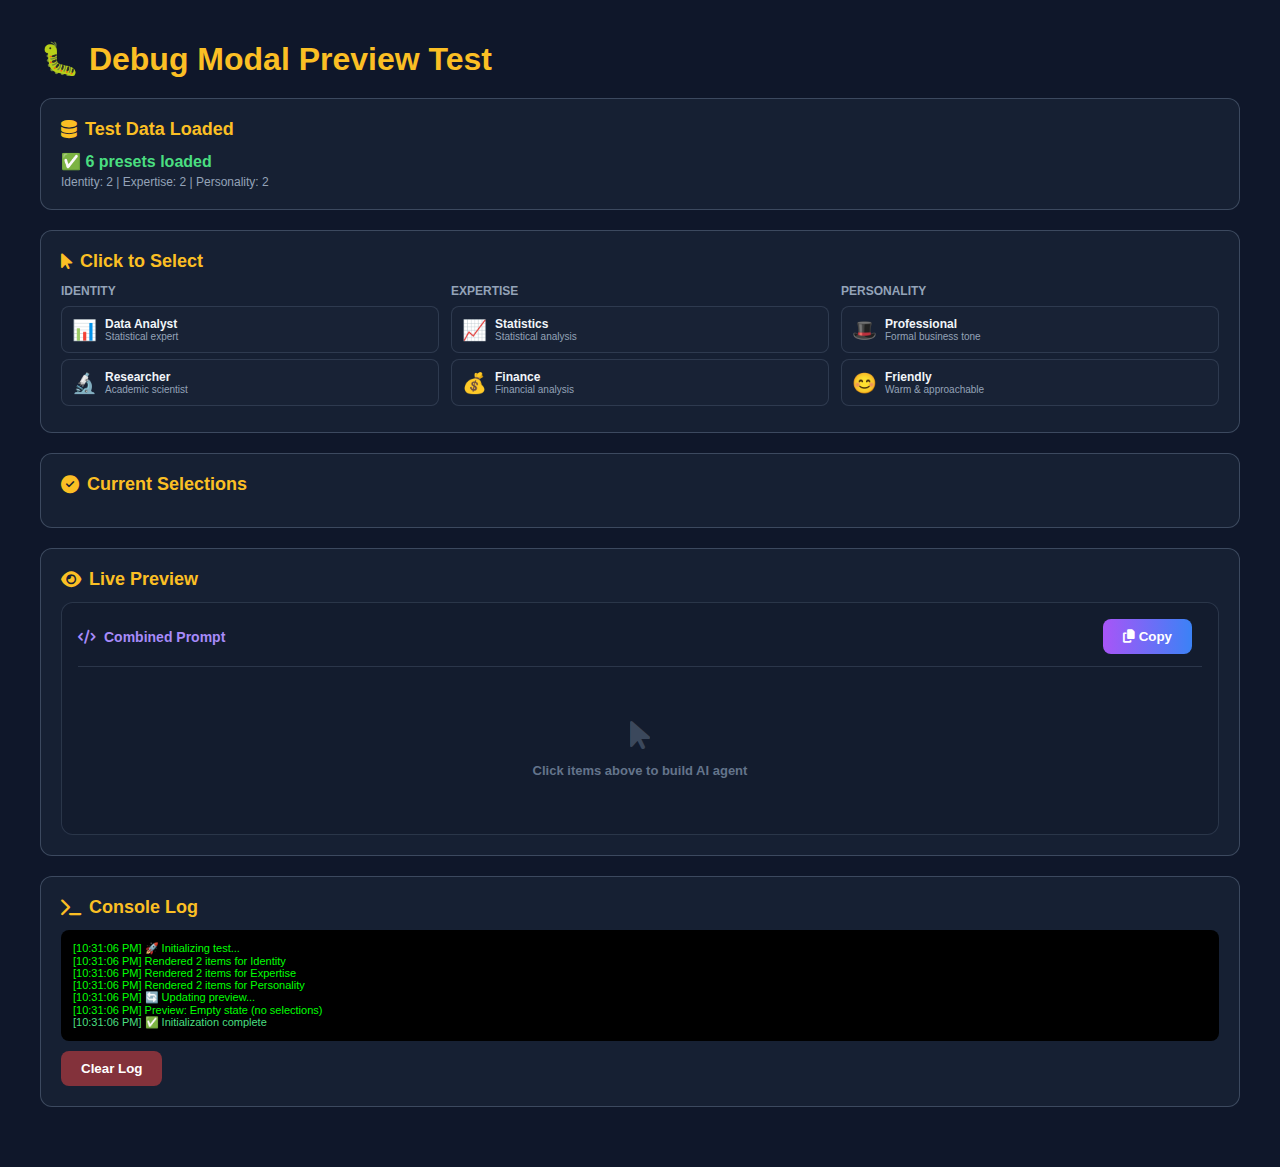
<file: debug.html>
<!DOCTYPE html>
<html lang="en">
<head>
    <meta charset="UTF-8">
    <meta name="viewport" content="width=device-width, initial-scale=1.0">
    <title>Debug Modal Preview</title>
    <link rel="stylesheet" href="https://cdnjs.cloudflare.com/ajax/libs/font-awesome/6.4.0/css/all.min.css">
    <style>
        * {
            margin: 0;
            padding: 0;
            box-sizing: border-box;
            font-family: 'Inter', sans-serif;
        }
        
        body {
            background: #0f172a;
            color: #e2e8f0;
            padding: 40px;
        }
        
        .test-container {
            max-width: 1200px;
            margin: 0 auto;
        }
        
        .debug-panel {
            background: rgba(30, 41, 59, 0.5);
            border: 1px solid rgba(100, 116, 139, 0.5);
            border-radius: 12px;
            padding: 20px;
            margin-bottom: 20px;
        }
        
        .debug-title {
            font-size: 18px;
            font-weight: 700;
            color: #fbbf24;
            margin-bottom: 12px;
            display: flex;
            align-items: center;
            gap: 8px;
        }
        
        .column-item {
            display: flex;
            align-items: center;
            gap: 8px;
            padding: 10px;
            margin-bottom: 6px;
            background: rgba(30, 41, 59, 0.3);
            border: 1px solid rgba(100, 116, 139, 0.3);
            border-radius: 8px;
            cursor: pointer;
            transition: all 0.2s;
        }
        
        .column-item:hover {
            background: rgba(30, 41, 59, 0.5);
            border-color: rgba(168, 85, 247, 0.5);
        }
        
        .column-item.selected {
            background: rgba(168, 85, 247, 0.15);
            border-color: #a855f7;
            box-shadow: 0 0 0 2px rgba(168, 85, 247, 0.1);
        }
        
        .preview-panel-bottom {
            border: 1px solid rgba(100, 116, 139, 0.3);
            background: rgba(15, 23, 42, 0.5);
            padding: 16px;
            min-height: 200px;
            border-radius: 12px;
        }
        
        .preview-header {
            display: flex;
            justify-content: space-between;
            align-items: center;
            padding-bottom: 12px;
            border-bottom: 1px solid rgba(100, 116, 139, 0.3);
            margin-bottom: 12px;
        }
        
        .preview-header h3 {
            font-size: 14px;
            font-weight: 600;
            color: #a78bfa;
            display: flex;
            align-items: center;
            gap: 8px;
        }
        
        .preview-code {
            font-size: 12px;
            color: #cbd5e1;
            line-height: 1.8;
            padding: 16px;
            background: rgba(15, 23, 42, 0.8);
            border-radius: 8px;
            border: 1px solid rgba(100, 116, 139, 0.3);
            white-space: pre-wrap;
            word-wrap: break-word;
            font-family: 'Courier New', monospace;
            max-height: 300px;
            overflow-y: auto;
        }
        
        .btn {
            padding: 10px 20px;
            background: linear-gradient(to right, #a855f7, #3b82f6);
            color: white;
            border: none;
            border-radius: 8px;
            cursor: pointer;
            font-weight: 600;
            margin-right: 10px;
        }
        
        .btn:hover {
            transform: translateY(-2px);
        }
        
        #console-log {
            background: #000;
            color: #0f0;
            padding: 12px;
            border-radius: 8px;
            font-family: monospace;
            font-size: 11px;
            max-height: 200px;
            overflow-y: auto;
            margin-top: 12px;
        }
    </style>
</head>
<body>
    <div class="test-container">
        <h1 style="margin-bottom: 20px; color: #fbbf24;">🐛 Debug Modal Preview Test</h1>
        
        <!-- Test Data Display -->
        <div class="debug-panel">
            <div class="debug-title">
                <i class="fas fa-database"></i> Test Data Loaded
            </div>
            <div id="dataStatus"></div>
        </div>
        
        <!-- Selection Panel -->
        <div class="debug-panel">
            <div class="debug-title">
                <i class="fas fa-mouse-pointer"></i> Click to Select
            </div>
            <div style="display: grid; grid-template-columns: repeat(3, 1fr); gap: 12px;">
                <div>
                    <h4 style="color: #94a3b8; margin-bottom: 8px; font-size: 12px;">IDENTITY</h4>
                    <div id="identityItems"></div>
                </div>
                <div>
                    <h4 style="color: #94a3b8; margin-bottom: 8px; font-size: 12px;">EXPERTISE</h4>
                    <div id="expertiseItems"></div>
                </div>
                <div>
                    <h4 style="color: #94a3b8; margin-bottom: 8px; font-size: 12px;">PERSONALITY</h4>
                    <div id="personalityItems"></div>
                </div>
            </div>
        </div>
        
        <!-- Current Selections -->
        <div class="debug-panel">
            <div class="debug-title">
                <i class="fas fa-check-circle"></i> Current Selections
            </div>
            <div id="currentSelections" style="font-family: monospace; font-size: 12px; color: #94a3b8;"></div>
        </div>
        
        <!-- Preview Panel -->
        <div class="debug-panel">
            <div class="debug-title">
                <i class="fas fa-eye"></i> Live Preview
            </div>
            <div class="preview-panel-bottom">
                <div class="preview-header">
                    <h3><i class="fas fa-code"></i> Combined Prompt</h3>
                    <button class="btn" onclick="copyToClipboard()">
                        <i class="fas fa-copy"></i> Copy
                    </button>
                </div>
                <div id="presetPreview" class="preview-content"></div>
            </div>
        </div>
        
        <!-- Console Log -->
        <div class="debug-panel">
            <div class="debug-title">
                <i class="fas fa-terminal"></i> Console Log
            </div>
            <div id="console-log"></div>
            <button class="btn" onclick="clearLog()" style="margin-top: 10px; background: rgba(239, 68, 68, 0.5);">
                Clear Log
            </button>
        </div>
    </div>

    <script>
        // Test Data
        const testPresets = [
            { id: 'id_analyst', name: 'Data Analyst', icon: '📊', description: 'Statistical expert', systemPrompt: 'You are a senior data analyst with expertise in statistics and visualization.', category: 'Identity' },
            { id: 'id_researcher', name: 'Researcher', icon: '🔬', description: 'Academic scientist', systemPrompt: 'You are a research scientist skilled in methodology and analysis.', category: 'Identity' },
            { id: 'exp_stats', name: 'Statistics', icon: '📈', description: 'Statistical analysis', systemPrompt: 'EXPERTISE: Statistical analysis, hypothesis testing, regression, ANOVA, time series.', category: 'Expertise' },
            { id: 'exp_finance', name: 'Finance', icon: '💰', description: 'Financial analysis', systemPrompt: 'EXPERTISE: Financial modeling, valuation (DCF, comparables), risk assessment.', category: 'Expertise' },
            { id: 'pers_formal', name: 'Professional', icon: '🎩', description: 'Formal business tone', systemPrompt: 'PERSONALITY: Communicate professionally with formal business language.', category: 'Personality' },
            { id: 'pers_friendly', name: 'Friendly', icon: '😊', description: 'Warm & approachable', systemPrompt: 'PERSONALITY: Be warm, friendly, and encouraging in communication.', category: 'Personality' }
        ];
        
        // Global selections
        let selectedIdentity = null;
        let selectedExpertise = null;
        let selectedPersonality = null;
        
        // Log function
        function log(message, type = 'info') {
            const logEl = document.getElementById('console-log');
            const timestamp = new Date().toLocaleTimeString();
            const color = type === 'error' ? '#f87171' : type === 'success' ? '#4ade80' : '#0f0';
            logEl.innerHTML += `<div style="color: ${color};">[${timestamp}] ${message}</div>`;
            logEl.scrollTop = logEl.scrollHeight;
            console.log(message);
        }
        
        function clearLog() {
            document.getElementById('console-log').innerHTML = '';
        }
        
        // Initialize
        function init() {
            log('🚀 Initializing test...', 'info');
            
            // Display data status
            const dataStatus = document.getElementById('dataStatus');
            dataStatus.innerHTML = `
                <div style="color: #4ade80; font-weight: 600;">✅ ${testPresets.length} presets loaded</div>
                <div style="font-size: 12px; color: #94a3b8; margin-top: 4px;">
                    Identity: ${testPresets.filter(p => p.category === 'Identity').length} |
                    Expertise: ${testPresets.filter(p => p.category === 'Expertise').length} |
                    Personality: ${testPresets.filter(p => p.category === 'Personality').length}
                </div>
            `;
            
            // Render items
            renderItems('Identity', 'identityItems', 'selectIdentity');
            renderItems('Expertise', 'expertiseItems', 'selectExpertise');
            renderItems('Personality', 'personalityItems', 'selectPersonality');
            
            // Initial preview
            updatePreview();
            
            log('✅ Initialization complete', 'success');
        }
        
        function renderItems(category, containerId, selectFunc) {
            const container = document.getElementById(containerId);
            const items = testPresets.filter(p => p.category === category);
            
            container.innerHTML = items.map(item => `
                <div class="column-item" onclick="${selectFunc}('${item.id}')">
                    <span style="font-size: 20px;">${item.icon}</span>
                    <div style="flex: 1;">
                        <div style="font-weight: 600; font-size: 12px; color: #f1f5f9;">${item.name}</div>
                        <div style="font-size: 10px; color: #94a3b8;">${item.description}</div>
                    </div>
                </div>
            `).join('');
            
            log(`Rendered ${items.length} items for ${category}`);
        }
        
        function selectIdentity(id) {
            selectedIdentity = testPresets.find(p => p.id === id);
            log(`Selected Identity: ${selectedIdentity.name}`, 'success');
            updateSelections();
            updatePreview();
        }
        
        function selectExpertise(id) {
            selectedExpertise = testPresets.find(p => p.id === id);
            log(`Selected Expertise: ${selectedExpertise.name}`, 'success');
            updateSelections();
            updatePreview();
        }
        
        function selectPersonality(id) {
            selectedPersonality = testPresets.find(p => p.id === id);
            log(`Selected Personality: ${selectedPersonality.name}`, 'success');
            updateSelections();
            updatePreview();
        }
        
        function updateSelections() {
            const div = document.getElementById('currentSelections');
            div.innerHTML = `
                <div>Identity: <span style="color: #fbbf24;">${selectedIdentity ? selectedIdentity.name : 'None'}</span></div>
                <div>Expertise: <span style="color: #fbbf24;">${selectedExpertise ? selectedExpertise.name : 'None'}</span></div>
                <div>Personality: <span style="color: #fbbf24;">${selectedPersonality ? selectedPersonality.name : 'None'}</span></div>
            `;
        }
        
        function updatePreview() {
            log('🔄 Updating preview...', 'info');
            
            const preview = document.getElementById('presetPreview');
            if (!preview) {
                log('❌ ERROR: Preview element not found!', 'error');
                return;
            }
            
            const selections = [selectedIdentity, selectedExpertise, selectedPersonality];
            
            // Check if nothing is selected
            if (selections.every(s => !s)) {
                preview.innerHTML = `
                    <div style="text-align: center; padding: 40px; color: #64748b;">
                        <i class="fas fa-mouse-pointer" style="font-size: 32px; opacity: 0.5; margin-bottom: 12px; display: block;"></i>
                        <p style="font-size: 13px; margin: 0; font-weight: 600;">Click items above to build AI agent</p>
                    </div>
                `;
                log('Preview: Empty state (no selections)');
                return;
            }
            
            // Build combined prompt
            let sections = [];
            
            if (selectedIdentity) {
                sections.push({ title: '🎭 IDENTITY', content: selectedIdentity.systemPrompt });
            }
            if (selectedExpertise) {
                sections.push({ title: '🧠 EXPERTISE', content: selectedExpertise.systemPrompt });
            }
            if (selectedPersonality) {
                sections.push({ title: '💬 PERSONALITY', content: selectedPersonality.systemPrompt });
            }
            
            const prompt = sections.map(s => `${s.title}\n${s.content}`).join('\n\n---\n\n');
            
            preview.innerHTML = `<div class="preview-code">${prompt.trim()}</div>`;
            
            log(`✅ Preview updated with ${sections.length} sections`, 'success');
            log(`Preview length: ${prompt.length} characters`);
        }
        
        function copyToClipboard() {
            const preview = document.querySelector('.preview-code');
            if (preview) {
                navigator.clipboard.writeText(preview.textContent);
                log('📋 Copied to clipboard!', 'success');
                alert('Copied to clipboard!');
            }
        }
        
        // Run on load
        window.onload = init;
    </script>
</body>
</html>
</file>
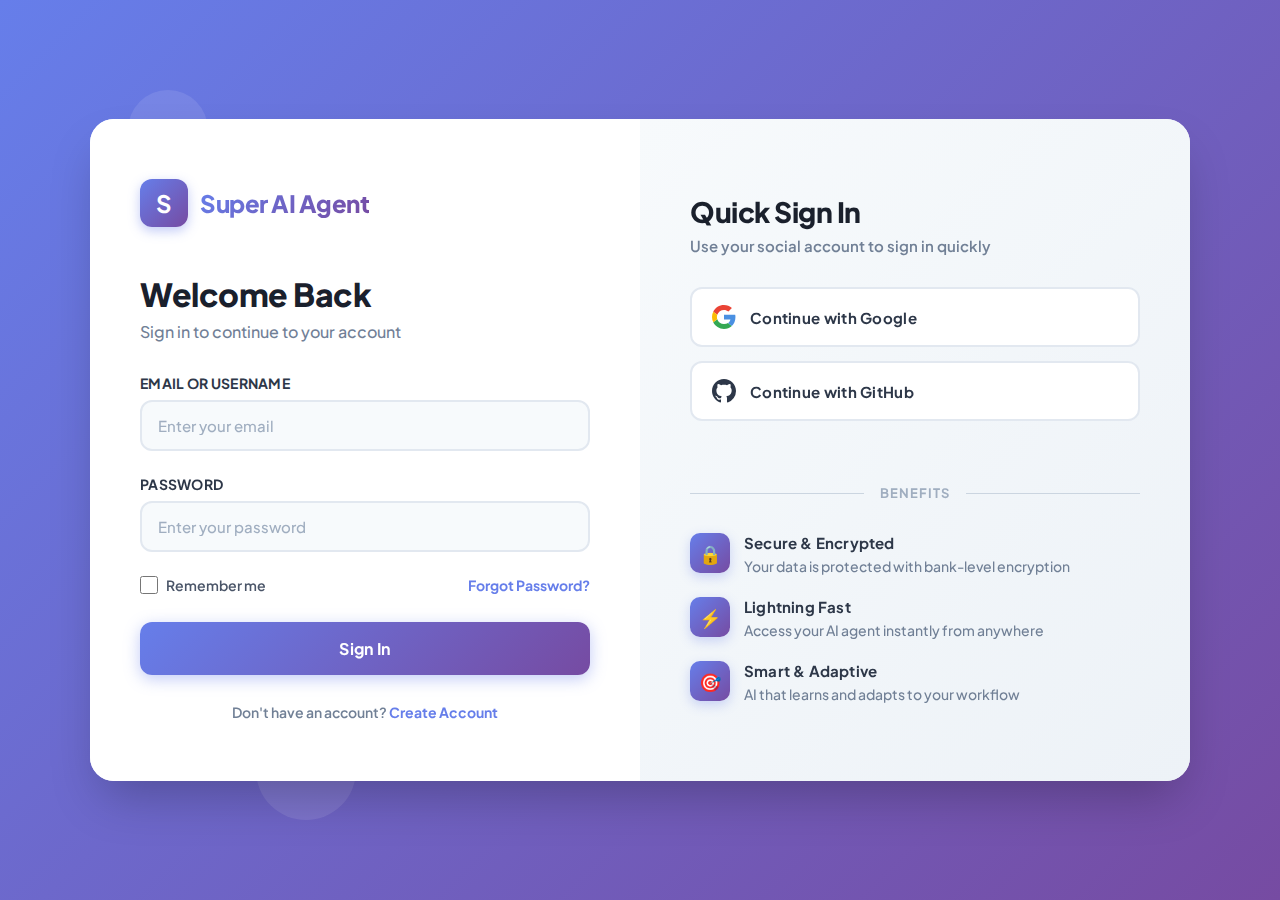
<file: login.html>
<!DOCTYPE html>
<html lang="en">
<head>
    <meta charset="UTF-8">
    <meta name="viewport" content="width=device-width, initial-scale=1.0">
    <title>Sign In - Super AI Agent</title>
    <link rel="preconnect" href="https://fonts.googleapis.com">
    <link rel="preconnect" href="https://fonts.gstatic.com" crossorigin>
    <link href="https://fonts.googleapis.com/css2?family=Plus+Jakarta+Sans:wght@400;500;600;700;800&display=swap" rel="stylesheet">
    <style>
        * {
            margin: 0;
            padding: 0;
            box-sizing: border-box;
        }
        
        body {
            font-family: 'Plus Jakarta Sans', -apple-system, BlinkMacSystemFont, sans-serif;
            background: linear-gradient(135deg, #667eea 0%, #764ba2 100%);
            min-height: 100vh;
            display: flex;
            align-items: center;
            justify-content: center;
            padding: 20px;
            position: relative;
            overflow: hidden;
        }
        
        /* Animated background particles */
        .particles {
            position: fixed;
            inset: 0;
            overflow: hidden;
            z-index: 0;
        }
        
        .particle {
            position: absolute;
            background: rgba(255, 255, 255, 0.1);
            border-radius: 50%;
            animation: float 15s infinite ease-in-out;
        }
        
        .particle:nth-child(1) {
            width: 80px;
            height: 80px;
            top: 10%;
            left: 10%;
            animation-delay: 0s;
        }
        
        .particle:nth-child(2) {
            width: 120px;
            height: 120px;
            top: 60%;
            left: 80%;
            animation-delay: 2s;
        }
        
        .particle:nth-child(3) {
            width: 100px;
            height: 100px;
            top: 80%;
            left: 20%;
            animation-delay: 4s;
        }
        
        .particle:nth-child(4) {
            width: 60px;
            height: 60px;
            top: 30%;
            left: 70%;
            animation-delay: 1s;
        }
        
        .particle:nth-child(5) {
            width: 90px;
            height: 90px;
            top: 50%;
            left: 50%;
            animation-delay: 3s;
        }
        
        @keyframes float {
            0%, 100% {
                transform: translateY(0) translateX(0);
            }
            25% {
                transform: translateY(-20px) translateX(10px);
            }
            50% {
                transform: translateY(-40px) translateX(-10px);
            }
            75% {
                transform: translateY(-20px) translateX(10px);
            }
        }
        
        /* Main container */
        .container {
            position: relative;
            z-index: 1;
            width: 100%;
            max-width: 1100px;
        }
        
        .login-wrapper {
            background: white;
            border-radius: 24px;
            overflow: hidden;
            box-shadow: 0 25px 50px -12px rgba(0, 0, 0, 0.25);
            animation: slideUp 0.5s ease-out;
        }
        
        @keyframes slideUp {
            from {
                opacity: 0;
                transform: translateY(30px);
            }
            to {
                opacity: 1;
                transform: translateY(0);
            }
        }
        
        .login-grid {
            display: grid;
            grid-template-columns: 1fr 1fr;
        }
        
        /* Left side - Form */
        .login-form-side {
            padding: 60px 50px;
            background: white;
        }
        
        .brand {
            margin-bottom: 48px;
        }
        
        .brand-logo {
            display: inline-flex;
            align-items: center;
            gap: 12px;
            text-decoration: none;
        }
        
        .brand-icon {
            width: 48px;
            height: 48px;
            background: linear-gradient(135deg, #667eea 0%, #764ba2 100%);
            border-radius: 12px;
            display: flex;
            align-items: center;
            justify-content: center;
            font-size: 24px;
            font-weight: 700;
            color: white;
            box-shadow: 0 4px 12px rgba(102, 126, 234, 0.4);
        }
        
        .brand-name {
            font-size: 24px;
            font-weight: 800;
            background: linear-gradient(135deg, #667eea 0%, #764ba2 100%);
            -webkit-background-clip: text;
            -webkit-text-fill-color: transparent;
            background-clip: text;
            letter-spacing: -0.5px;
        }
        
        .form-header {
            margin-bottom: 32px;
        }
        
        .form-title {
            font-size: 32px;
            font-weight: 800;
            color: #1a202c;
            margin-bottom: 8px;
            letter-spacing: -0.5px;
            line-height: 1.2;
        }
        
        .form-subtitle {
            font-size: 16px;
            color: #718096;
            font-weight: 500;
        }
        
        .form-group {
            margin-bottom: 24px;
        }
        
        .form-label {
            display: block;
            font-size: 14px;
            font-weight: 700;
            color: #2d3748;
            margin-bottom: 8px;
            letter-spacing: 0.3px;
        }
        
        .form-input {
            width: 100%;
            padding: 14px 16px;
            font-size: 15px;
            font-weight: 500;
            color: #2d3748;
            background: #f7fafc;
            border: 2px solid #e2e8f0;
            border-radius: 12px;
            transition: all 0.2s ease;
            font-family: 'Plus Jakarta Sans', sans-serif;
        }
        
        .form-input:focus {
            outline: none;
            background: white;
            border-color: #667eea;
            box-shadow: 0 0 0 4px rgba(102, 126, 234, 0.1);
        }
        
        .form-input::placeholder {
            color: #a0aec0;
            font-weight: 500;
        }
        
        .form-options {
            display: flex;
            justify-content: space-between;
            align-items: center;
            margin-bottom: 28px;
        }
        
        .checkbox-wrapper {
            display: flex;
            align-items: center;
            gap: 8px;
        }
        
        .checkbox {
            width: 18px;
            height: 18px;
            border-radius: 4px;
            cursor: pointer;
            accent-color: #667eea;
        }
        
        .checkbox-label {
            font-size: 14px;
            font-weight: 600;
            color: #4a5568;
            cursor: pointer;
            user-select: none;
        }
        
        .forgot-link {
            font-size: 14px;
            font-weight: 700;
            color: #667eea;
            text-decoration: none;
            transition: color 0.2s ease;
        }
        
        .forgot-link:hover {
            color: #764ba2;
        }
        
        .btn-submit {
            width: 100%;
            padding: 16px;
            font-size: 16px;
            font-weight: 700;
            color: white;
            background: linear-gradient(135deg, #667eea 0%, #764ba2 100%);
            border: none;
            border-radius: 12px;
            cursor: pointer;
            transition: all 0.3s ease;
            box-shadow: 0 4px 16px rgba(102, 126, 234, 0.4);
            font-family: 'Plus Jakarta Sans', sans-serif;
            letter-spacing: 0.3px;
        }
        
        .btn-submit:hover {
            transform: translateY(-2px);
            box-shadow: 0 8px 24px rgba(102, 126, 234, 0.5);
        }
        
        .btn-submit:active {
            transform: translateY(0);
        }
        
        .signup-text {
            margin-top: 28px;
            text-align: center;
            font-size: 14px;
            font-weight: 600;
            color: #718096;
        }
        
        .signup-link {
            color: #667eea;
            text-decoration: none;
            font-weight: 700;
            transition: color 0.2s ease;
        }
        
        .signup-link:hover {
            color: #764ba2;
        }
        
        /* Right side - OAuth */
        .oauth-side {
            padding: 60px 50px;
            background: linear-gradient(135deg, #f7fafc 0%, #edf2f7 100%);
            display: flex;
            flex-direction: column;
            justify-content: center;
        }
        
        .oauth-header {
            margin-bottom: 32px;
        }
        
        .oauth-title {
            font-size: 28px;
            font-weight: 800;
            color: #1a202c;
            margin-bottom: 8px;
            letter-spacing: -0.5px;
            line-height: 1.2;
        }
        
        .oauth-subtitle {
            font-size: 15px;
            color: #718096;
            font-weight: 600;
        }
        
        .oauth-buttons {
            display: flex;
            flex-direction: column;
            gap: 14px;
            margin-bottom: 32px;
        }
        
        .btn-oauth {
            width: 100%;
            padding: 16px 20px;
            font-size: 15px;
            font-weight: 700;
            background: white;
            border: 2px solid #e2e8f0;
            border-radius: 12px;
            cursor: pointer;
            display: flex;
            align-items: center;
            gap: 14px;
            transition: all 0.2s ease;
            font-family: 'Plus Jakarta Sans', sans-serif;
            letter-spacing: 0.3px;
        }
        
        .btn-oauth:hover {
            border-color: #cbd5e0;
            box-shadow: 0 4px 12px rgba(0, 0, 0, 0.08);
            transform: translateY(-2px);
        }
        
        .oauth-icon {
            width: 24px;
            height: 24px;
            flex-shrink: 0;
        }
        
        .oauth-text {
            flex: 1;
            text-align: left;
            color: #2d3748;
        }
        
        .divider {
            display: flex;
            align-items: center;
            gap: 16px;
            margin: 32px 0;
        }
        
        .divider-line {
            flex: 1;
            height: 1px;
            background: #cbd5e0;
        }
        
        .divider-text {
            font-size: 13px;
            font-weight: 700;
            color: #a0aec0;
            text-transform: uppercase;
            letter-spacing: 1px;
        }
        
        .features {
            display: flex;
            flex-direction: column;
            gap: 20px;
        }
        
        .feature-item {
            display: flex;
            gap: 14px;
            align-items: start;
        }
        
        .feature-icon {
            width: 40px;
            height: 40px;
            background: linear-gradient(135deg, #667eea 0%, #764ba2 100%);
            border-radius: 10px;
            display: flex;
            align-items: center;
            justify-content: center;
            color: white;
            font-size: 18px;
            flex-shrink: 0;
            box-shadow: 0 4px 12px rgba(102, 126, 234, 0.3);
        }
        
        .feature-content {
            flex: 1;
        }
        
        .feature-title {
            font-size: 15px;
            font-weight: 700;
            color: #2d3748;
            margin-bottom: 4px;
            letter-spacing: 0.2px;
        }
        
        .feature-desc {
            font-size: 14px;
            color: #718096;
            font-weight: 500;
            line-height: 1.5;
        }
        
        /* Loading state */
        .btn-submit.loading,
        .btn-oauth.loading {
            pointer-events: none;
            position: relative;
            color: transparent;
        }
        
        .btn-submit.loading::after,
        .btn-oauth.loading::after {
            content: '';
            position: absolute;
            width: 20px;
            height: 20px;
            top: 50%;
            left: 50%;
            margin-left: -10px;
            margin-top: -10px;
            border: 2px solid rgba(255, 255, 255, 0.3);
            border-top-color: white;
            border-radius: 50%;
            animation: spin 0.6s linear infinite;
        }
        
        .btn-oauth.loading::after {
            border-color: rgba(102, 126, 234, 0.3);
            border-top-color: #667eea;
        }
        
        @keyframes spin {
            to { transform: rotate(360deg); }
        }
        
        /* Responsive */
        @media (max-width: 968px) {
            .login-grid {
                grid-template-columns: 1fr;
            }
            
            .login-form-side,
            .oauth-side {
                padding: 48px 40px;
            }
        }
        
        @media (max-width: 640px) {
            .login-form-side,
            .oauth-side {
                padding: 40px 24px;
            }
            
            .form-title {
                font-size: 28px;
            }
            
            .oauth-title {
                font-size: 24px;
            }
            
            .brand {
                margin-bottom: 40px;
            }
        }
    </style>
</head>
<body>
    <div class="particles">
        <div class="particle"></div>
        <div class="particle"></div>
        <div class="particle"></div>
        <div class="particle"></div>
        <div class="particle"></div>
    </div>
    
    <div class="container">
        <div class="login-wrapper">
            <div class="login-grid">
                <!-- Left Side - Login Form -->
                <div class="login-form-side">
                    <div class="brand">
                        <a href="#" class="brand-logo">
                            <div class="brand-icon">S</div>
                            <div class="brand-name">Super AI Agent</div>
                        </a>
                    </div>
                    
                    <div class="form-header">
                        <h1 class="form-title">Welcome Back</h1>
                        <p class="form-subtitle">Sign in to continue to your account</p>
                    </div>
                    
                    <form onsubmit="handleLogin(event)">
                        <div class="form-group">
                            <label class="form-label">EMAIL OR USERNAME</label>
                            <input 
                                type="text" 
                                class="form-input" 
                                placeholder="Enter your email"
                                id="email"
                                required
                            >
                        </div>
                        
                        <div class="form-group">
                            <label class="form-label">PASSWORD</label>
                            <input 
                                type="password" 
                                class="form-input" 
                                placeholder="Enter your password"
                                id="password"
                                required
                            >
                        </div>
                        
                        <div class="form-options">
                            <div class="checkbox-wrapper">
                                <input type="checkbox" id="remember" class="checkbox">
                                <label for="remember" class="checkbox-label">Remember me</label>
                            </div>
                            <a href="#" class="forgot-link">Forgot Password?</a>
                        </div>
                        
                        <button type="submit" class="btn-submit" id="submitBtn">
                            Sign In
                        </button>
                    </form>
                    
                    <p class="signup-text">
                        Don't have an account? <a href="#" class="signup-link">Create Account</a>
                    </p>
                </div>
                
                <!-- Right Side - OAuth -->
                <div class="oauth-side">
                    <div class="oauth-header">
                        <h2 class="oauth-title">Quick Sign In</h2>
                        <p class="oauth-subtitle">Use your social account to sign in quickly</p>
                    </div>
                    
                    <div class="oauth-buttons">
                        <button class="btn-oauth" onclick="handleOAuth('google')">
                            <svg class="oauth-icon" viewBox="0 0 24 24">
                                <path fill="#EA4335" d="M5.26620003,9.76452941 C6.19878754,6.93863203 8.85444915,4.90909091 12,4.90909091 C13.6909091,4.90909091 15.2181818,5.50909091 16.4181818,6.49090909 L19.9090909,3 C17.7818182,1.14545455 15.0545455,0 12,0 C7.27006974,0 3.1977497,2.69829785 1.23999023,6.65002441 L5.26620003,9.76452941 Z"/>
                                <path fill="#34A853" d="M16.0407269,18.0125889 C14.9509167,18.7163016 13.5660892,19.0909091 12,19.0909091 C8.86648613,19.0909091 6.21911939,17.076871 5.27698177,14.2678769 L1.23746264,17.3349879 C3.19279051,21.2936293 7.26500293,24 12,24 C14.9328362,24 17.7353462,22.9573905 19.834192,20.9995801 L16.0407269,18.0125889 Z"/>
                                <path fill="#4A90E2" d="M19.834192,20.9995801 C22.0291676,18.9520994 23.4545455,15.903663 23.4545455,12 C23.4545455,11.2909091 23.3454545,10.5272727 23.1818182,9.81818182 L12,9.81818182 L12,14.4545455 L18.4363636,14.4545455 C18.1187732,16.013626 17.2662994,17.2212117 16.0407269,18.0125889 L19.834192,20.9995801 Z"/>
                                <path fill="#FBBC05" d="M5.27698177,14.2678769 C5.03832634,13.556323 4.90909091,12.7937589 4.90909091,12 C4.90909091,11.2182781 5.03443647,10.4668121 5.26620003,9.76452941 L1.23999023,6.65002441 C0.43658717,8.26043162 0,10.0753848 0,12 C0,13.9195484 0.444780743,15.7301709 1.23746264,17.3349879 L5.27698177,14.2678769 Z"/>
                            </svg>
                            <span class="oauth-text">Continue with Google</span>
                        </button>
                        
                        <button class="btn-oauth" onclick="handleOAuth('github')">
                            <svg class="oauth-icon" viewBox="0 0 24 24" fill="#2d3748">
                                <path d="M12 0C5.37 0 0 5.37 0 12c0 5.31 3.435 9.795 8.205 11.385.6.105.825-.255.825-.57 0-.285-.015-1.23-.015-2.235-3.015.555-3.795-.735-4.035-1.41-.135-.345-.72-1.41-1.23-1.695-.42-.225-1.02-.78-.015-.795.945-.015 1.62.87 1.845 1.23 1.08 1.815 2.805 1.305 3.495.99.105-.78.42-1.305.765-1.605-2.67-.3-5.46-1.335-5.46-5.925 0-1.305.465-2.385 1.23-3.225-.12-.3-.54-1.53.12-3.18 0 0 1.005-.315 3.3 1.23.96-.27 1.98-.405 3-.405s2.04.135 3 .405c2.295-1.56 3.3-1.23 3.3-1.23.66 1.65.24 2.88.12 3.18.765.84 1.23 1.905 1.23 3.225 0 4.605-2.805 5.625-5.475 5.925.435.375.81 1.095.81 2.22 0 1.605-.015 2.895-.015 3.3 0 .315.225.69.825.57A12.02 12.02 0 0024 12c0-6.63-5.37-12-12-12z"/>
                            </svg>
                            <span class="oauth-text">Continue with GitHub</span>
                        </button>
                    </div>
                    
                    <div class="divider">
                        <div class="divider-line"></div>
                        <span class="divider-text">Benefits</span>
                        <div class="divider-line"></div>
                    </div>
                    
                    <div class="features">
                        <div class="feature-item">
                            <div class="feature-icon">🔒</div>
                            <div class="feature-content">
                                <div class="feature-title">Secure & Encrypted</div>
                                <div class="feature-desc">Your data is protected with bank-level encryption</div>
                            </div>
                        </div>
                        
                        <div class="feature-item">
                            <div class="feature-icon">⚡</div>
                            <div class="feature-content">
                                <div class="feature-title">Lightning Fast</div>
                                <div class="feature-desc">Access your AI agent instantly from anywhere</div>
                            </div>
                        </div>
                        
                        <div class="feature-item">
                            <div class="feature-icon">🎯</div>
                            <div class="feature-content">
                                <div class="feature-title">Smart & Adaptive</div>
                                <div class="feature-desc">AI that learns and adapts to your workflow</div>
                            </div>
                        </div>
                    </div>
                </div>
            </div>
        </div>
    </div>
    
    <script>
        function handleLogin(event) {
            event.preventDefault();
            
            const btn = document.getElementById('submitBtn');
            const email = document.getElementById('email').value;
            const password = document.getElementById('password').value;
            
            btn.classList.add('loading');
            
            // Simulate API call
            setTimeout(() => {
                console.log('Login:', { email, password });
                
                // Store user session (mockup)
                sessionStorage.setItem('userLoggedIn', 'true');
                sessionStorage.setItem('userEmail', email);
                
                // Redirect to dashboard
                window.location.href = 'index.html';
            }, 1500);
        }
        
        function handleOAuth(provider) {
            const button = event.currentTarget;
            button.classList.add('loading');
            
            setTimeout(() => {
                console.log(`OAuth: ${provider}`);
                
                // Store user session (mockup)
                sessionStorage.setItem('userLoggedIn', 'true');
                sessionStorage.setItem('userEmail', `user@${provider}.com`);
                sessionStorage.setItem('authProvider', provider);
                
                // Redirect to dashboard
                window.location.href = 'index.html';
            }, 1500);
        }
    </script>
</body>
</html>
</file>
<file: css/sidebar.css>
/* Sidebar Header with App Title */
.sidebar-header {
    padding: 16px;
    border-bottom: 1px solid rgba(71, 85, 105, 0.5);
    display: flex;
    align-items: center;
    justify-content: space-between;
}

.sidebar-app-title {
    font-size: 18px;
    font-weight: 700;
    background: linear-gradient(to right, #fbbf24, #60a5fa);
    -webkit-background-clip: text;
    -webkit-text-fill-color: transparent;
    background-clip: text;
}

.toggle-sidebar-btn {
    width: 32px;
    height: 32px;
    background: rgba(30, 41, 59, 0.5);
    border: 1px solid rgba(100, 116, 139, 0.5);
    border-radius: 8px;
    cursor: pointer;
    color: #ffffff;
    display: flex;
    align-items: center;
    justify-content: center;
    flex-shrink: 0;
    transition: all 0.2s ease;
}

.toggle-sidebar-btn:hover {
    background: rgba(30, 41, 59, 0.7);
    border-color: rgba(168, 85, 247, 0.5);
}

/* Workspace Section */
.workspace-section {
    padding: 16px;
    border-bottom: 1px solid rgba(71, 85, 105, 0.5);
}

.workspace-header {
    display: flex;
    align-items: center;
    justify-content: space-between;
    margin-bottom: 12px;
}

.workspace-title {
    font-size: 11px;
    font-weight: 600;
    text-transform: uppercase;
    letter-spacing: 0.5px;
    color: #64748b;
}

.workspace-selector {
    display: flex;
    align-items: center;
    gap: 10px;
    padding: 10px 12px;
    background: rgba(30, 41, 59, 0.3);
    border: 1px solid rgba(100, 116, 139, 0.4);
    border-radius: 8px;
    cursor: pointer;
    transition: all 0.2s ease;
}

.workspace-selector:hover {
    background: rgba(30, 41, 59, 0.5);
    border-color: rgba(168, 85, 247, 0.5);
}

.workspace-icon {
    width: 32px;
    height: 32px;
    background: linear-gradient(to bottom right, #d97706, #2563eb);
    border-radius: 6px;
    display: flex;
    align-items: center;
    justify-content: center;
    font-size: 16px;
    flex-shrink: 0;
}

.workspace-info {
    flex: 1;
    min-width: 0;
}

.workspace-name {
    font-size: 14px;
    font-weight: 600;
    color: #f1f5f9;
    overflow: hidden;
    text-overflow: ellipsis;
    white-space: nowrap;
}

.workspace-members {
    font-size: 11px;
    color: #94a3b8;
}

/* Chat Section Header */
.chat-section-header {
    display: flex;
    align-items: center;
    justify-content: space-between;
    padding: 12px 16px;
    border-bottom: 1px solid rgba(71, 85, 105, 0.3);
}

.chat-section-title {
    font-size: 11px;
    font-weight: 600;
    text-transform: uppercase;
    letter-spacing: 0.5px;
    color: #64748b;
}

.new-chat-btn {
    padding: 6px 12px;
    background: rgba(168, 85, 247, 0.15);
    border: 1px solid rgba(168, 85, 247, 0.3);
    color: #a78bfa;
    border-radius: 6px;
    font-size: 12px;
    font-weight: 500;
    cursor: pointer;
    display: flex;
    align-items: center;
    gap: 6px;
    transition: all 0.2s ease;
}

.new-chat-btn:hover {
    background: rgba(168, 85, 247, 0.25);
    border-color: rgba(168, 85, 247, 0.5);
    transform: translateY(-1px);
}

.new-chat-btn i {
    font-size: 11px;
}

.sidebar {
    width: 288px;
    background: rgba(15, 23, 42, 0.4);
    backdrop-filter: blur(24px);
    border-right: 1px solid rgba(71, 85, 105, 0.5);
    display: flex;
    flex-direction: column;
    transition: all 0.3s ease;
    position: relative;
    z-index: 40;
}

.sidebar.hidden {
    transform: translateX(-100%);
    width: 0;
    opacity: 0;
}

.history-tabs {
    display: flex;
    border-bottom: 1px solid rgba(71, 85, 105, 0.5);
}

.tab-btn {
    flex: 1;
    padding: 12px 16px;
    font-size: 14px;
    font-weight: 500;
    background: transparent;
    border: none;
    color: #94a3b8;
    cursor: pointer;
    transition: all 0.3s ease;
    display: flex;
    align-items: center;
    justify-content: center;
    gap: 8px;
}

.tab-btn.active {
    color: #60a5fa;
    border-bottom: 2px solid #60a5fa;
}

.history-content {
    flex: 1;
    overflow-y: auto;
    padding: 16px;
}

.chat-item, .file-item {
    padding: 12px;
    border-radius: 12px;
    background: rgba(30, 41, 59, 0.3);
    margin-bottom: 8px;
    cursor: pointer;
    display: flex;
    align-items: center;
    justify-content: space-between;
    gap: 8px;
    position: relative;
    transition: all 0.2s ease;
}

.chat-item:hover, .file-item:hover {
    background: rgba(30, 41, 59, 0.5);
}

.chat-export-btn {
    width: 32px;
    height: 32px;
    background: rgba(30, 41, 59, 0.8);
    border: 1px solid rgba(100, 116, 139, 0.5);
    border-radius: 6px;
    color: #94a3b8;
    cursor: pointer;
    display: flex;
    align-items: center;
    justify-content: center;
    font-size: 12px;
    opacity: 0;
    transition: all 0.2s ease;
    flex-shrink: 0;
}

.chat-item:hover .chat-export-btn {
    opacity: 1;
}

.chat-export-btn:hover {
    background: rgba(168, 85, 247, 0.2);
    border-color: rgba(168, 85, 247, 0.5);
    color: #a78bfa;
    transform: scale(1.1);
}

.file-item {
    display: flex;
    align-items: center;
    gap: 12px;
}

.file-icon {
    width: 40px;
    height: 40px;
    background: rgba(59, 130, 246, 0.2);
    border-radius: 8px;
    display: flex;
    align-items: center;
    justify-content: center;
}

.sidebar-bottom {
    padding: 16px;
    border-top: 1px solid rgba(71, 85, 105, 0.5);
}

.token-usage {
    padding: 12px;
    background: rgba(30, 41, 59, 0.3);
    border-radius: 8px;
    margin-bottom: 12px;
}

.token-header {
    display: flex;
    align-items: center;
    justify-content: space-between;
    margin-bottom: 8px;
}

.token-stats {
    display: flex;
    gap: 12px;
    font-size: 12px;
}

.token-in, .token-out {
    display: flex;
    align-items: center;
    gap: 4px;
    color: #94a3b8;
}

.token-dot {
    width: 8px;
    height: 8px;
    border-radius: 50%;
}

.token-in .token-dot {
    background-color: #3b82f6;
}

.token-out .token-dot {
    background-color: #f59e0b;
}

.user-profile {
    display: flex;
    gap: 12px;
    align-items: center;
}

.profile-btn {
    flex: 1;
    padding: 8px 12px;
    background: rgba(30, 41, 59, 0.3);
    border-radius: 8px;
    border: none;
    cursor: pointer;
    display: flex;
    align-items: center;
    gap: 12px;
    transition: all 0.3s ease;
}

.profile-btn:hover {
    background: rgba(30, 41, 59, 0.5);
}

.user-avatar {
    width: 32px;
    height: 32px;
    background: linear-gradient(to bottom right, #f59e0b, #2563eb);
    border-radius: 50%;
    display: flex;
    align-items: center;
    justify-content: center;
    font-size: 16px;
    flex-shrink: 0;
}

.user-info {
    flex: 1;
    min-width: 0;
}

.user-role {
    font-size: 12px;
    color: #94a3b8;
}

.user-name {
    font-size: 14px;
    font-weight: 600;
    color: #e2e8f0;
    overflow: hidden;
    text-overflow: ellipsis;
    white-space: nowrap;
}

.logout-btn {
    width: 36px;
    height: 36px;
    background: rgba(30, 41, 59, 0.3);
    border-radius: 8px;
    border: none;
    cursor: pointer;
    display: flex;
    align-items: center;
    justify-content: center;
    transition: all 0.3s ease;
}

.logout-btn:hover {
    background: rgba(153, 27, 27, 0.3);
}

/* ============================================
   RESPONSIVE DESIGN
   ============================================ */

/* Large Desktop (1920px+) */
@media (min-width: 1920px) {
    .sidebar {
        width: 320px;
    }
    
    .new-chat-btn {
        font-size: 13px;
        padding: 7px 14px;
    }
}

/* Desktop (1440px - 1920px) */
@media (min-width: 1440px) and (max-width: 1919px) {
    .sidebar {
        width: 300px;
    }
}

/* Laptop (1024px - 1439px) */
@media (max-width: 1439px) {
    .sidebar {
        width: 280px;
    }
}

/* Tablet Landscape (769px - 1024px) */
@media (max-width: 1024px) {
    .sidebar {
        width: 260px;
    }
    
    .sidebar-header {
        padding: 14px;
    }
    
    .sidebar-app-title {
        font-size: 16px;
    }
    
    .toggle-sidebar-btn {
        width: 30px;
        height: 30px;
    }
    
    .workspace-section {
        padding: 14px;
    }
    
    .new-chat-btn {
        font-size: 11px;
        padding: 5px 10px;
    }
    
    .tab-btn {
        font-size: 13px;
        padding: 10px 12px;
        gap: 6px;
    }
    
    .history-content {
        padding: 14px;
    }
    
    .chat-item, .file-item {
        padding: 10px;
        margin-bottom: 6px;
    }
    
    .token-usage {
        padding: 10px;
    }
    
    .sidebar-bottom {
        padding: 14px;
    }
}

/* Tablet Portrait (481px - 768px) */
@media (max-width: 768px) {
    .sidebar {
        position: fixed;
        top: 0;
        left: 0;
        height: 100vh;
        width: 280px;
        z-index: 100;
        box-shadow: 4px 0 24px rgba(0, 0, 0, 0.5);
        background: rgba(15, 23, 42, 0.95);
    }
    
    .sidebar.hidden {
        transform: translateX(-100%);
    }
    
    /* Overlay when sidebar is open */
    .sidebar:not(.hidden)::after {
        content: '';
        position: fixed;
        top: 0;
        left: 280px;
        right: 0;
        bottom: 0;
        background: rgba(0, 0, 0, 0.5);
        z-index: -1;
    }
    
    .sidebar-header {
        padding: 12px;
    }
    
    .sidebar-app-title {
        font-size: 15px;
    }
    
    .toggle-sidebar-btn {
        width: 28px;
        height: 28px;
    }
    
    .workspace-section {
        padding: 12px;
    }
    
    .new-chat-btn {
        padding: 5px 10px;
        font-size: 11px;
    }
    
    .tab-btn {
        padding: 10px;
        font-size: 12px;
    }
    
    .history-content {
        padding: 12px;
    }
    
    .chat-item, .file-item {
        padding: 10px;
        font-size: 13px;
    }
    
    /* Always show export button on touch devices */
    .chat-export-btn {
        opacity: 1;
        width: 30px;
        height: 30px;
    }
    
    .file-icon {
        width: 36px;
        height: 36px;
    }
    
    .token-usage {
        padding: 10px;
        margin-bottom: 10px;
    }
    
    .token-stats {
        font-size: 11px;
        gap: 10px;
    }
    
    .sidebar-bottom {
        padding: 12px;
    }
    
    .user-avatar {
        width: 30px;
        height: 30px;
        font-size: 15px;
    }
    
    .profile-btn {
        padding: 7px 10px;
        gap: 10px;
    }
    
    .user-name {
        font-size: 13px;
    }
    
    .user-role {
        font-size: 11px;
    }
    
    .logout-btn {
        width: 34px;
        height: 34px;
    }
}

/* Mobile Landscape (481px - 768px in landscape) */
@media (max-width: 768px) and (orientation: landscape) {
    .sidebar {
        width: 260px;
    }
    
    .history-content {
        padding: 10px;
    }
    
    .chat-item, .file-item {
        padding: 8px;
        margin-bottom: 6px;
    }
    
    .token-usage {
        padding: 8px;
    }
}

/* Mobile Portrait (320px - 480px) */
@media (max-width: 480px) {
    .sidebar {
        width: 100%;
        max-width: 85%;
    }
    
    .sidebar-header {
        padding: 12px;
    }
    
    .sidebar-app-title {
        font-size: 14px;
    }
    
    .toggle-sidebar-btn {
        width: 28px;
        height: 28px;
    }
    
    .workspace-section {
        padding: 12px;
    }
    
    .new-chat-btn {
        padding: 5px 10px;
        font-size: 11px;
    }
    
    .tab-btn {
        font-size: 12px;
        padding: 10px 8px;
        gap: 6px;
    }
    
    .tab-btn i {
        font-size: 13px;
    }
    
    .history-content {
        padding: 12px;
    }
    
    .chat-item, .file-item {
        padding: 10px;
        font-size: 13px;
        gap: 8px;
    }
    
    .chat-export-btn {
        width: 28px;
        height: 28px;
        font-size: 11px;
    }
    
    .file-icon {
        width: 34px;
        height: 34px;
        font-size: 14px;
    }
    
    .token-usage {
        padding: 10px;
    }
    
    .token-header {
        margin-bottom: 6px;
    }
    
    .token-stats {
        font-size: 11px;
        gap: 8px;
    }
    
    .sidebar-bottom {
        padding: 12px;
    }
    
    .user-avatar {
        width: 28px;
        height: 28px;
        font-size: 14px;
    }
    
    .profile-btn {
        padding: 6px 10px;
        gap: 8px;
    }
    
    .user-name {
        font-size: 13px;
    }
    
    .user-role {
        font-size: 10px;
    }
    
    .logout-btn {
        width: 32px;
        height: 32px;
    }
}

/* Extra Small Mobile (< 360px) */
@media (max-width: 360px) {
    .sidebar {
        max-width: 90%;
    }
    
    .sidebar-header {
        padding: 10px;
    }
    
    .sidebar-app-title {
        font-size: 13px;
    }
    
    .toggle-sidebar-btn {
        width: 26px;
        height: 26px;
    }
    
    .workspace-section {
        padding: 10px;
    }
    
    .new-chat-btn {
        font-size: 10px;
        padding: 4px 8px;
    }
    
    .tab-btn {
        padding: 9px 6px;
        font-size: 11px;
    }
    
    .tab-btn span {
        display: none;
    }
    
    .tab-btn i {
        font-size: 14px;
    }
    
    .history-content {
        padding: 10px;
    }
    
    .chat-item, .file-item {
        padding: 8px;
        font-size: 12px;
    }
    
    .chat-export-btn {
        width: 26px;
        height: 26px;
    }
    
    .file-icon {
        width: 32px;
        height: 32px;
    }
    
    .token-usage {
        padding: 8px;
    }
    
    .token-stats {
        font-size: 10px;
        gap: 6px;
    }
    
    .sidebar-bottom {
        padding: 10px;
    }
    
    .user-avatar {
        width: 26px;
        height: 26px;
        font-size: 13px;
    }
    
    .profile-btn {
        padding: 6px 8px;
        gap: 6px;
    }
    
    .user-name {
        font-size: 12px;
    }
    
    .user-role {
        font-size: 10px;
    }
    
    .logout-btn {
        width: 30px;
        height: 30px;
        font-size: 12px;
    }
}

/* Very Small Mobile (< 320px) */
@media (max-width: 320px) {
    .sidebar {
        max-width: 95%;
    }
    
    .new-chat-btn {
        font-size: 10px;
        padding: 4px 8px;
    }
    
    .history-content {
        padding: 8px;
    }
    
    .chat-item, .file-item {
        padding: 7px;
        font-size: 11px;
    }
}

/* Landscape orientation for mobile */
@media (max-height: 500px) and (orientation: landscape) {
    .sidebar {
        width: 240px;
    }
    
    .sidebar-header {
        padding: 8px;
    }
    
    .sidebar-app-title {
        font-size: 13px;
    }
    
    .toggle-sidebar-btn {
        width: 26px;
        height: 26px;
    }
    
    .workspace-section {
        padding: 10px;
    }
    
    .new-chat-btn {
        padding: 4px 8px;
        font-size: 10px;
    }
    
    .history-content {
        padding: 8px;
    }
    
    .chat-item, .file-item {
        padding: 6px;
        margin-bottom: 4px;
    }
    
    .token-usage {
        padding: 6px;
        margin-bottom: 8px;
    }
    
    .sidebar-bottom {
        padding: 8px;
    }
    
    .user-profile {
        gap: 8px;
    }
}

/* Touch device optimizations */
@media (hover: none) and (pointer: coarse) {
    .chat-export-btn,
    .logout-btn,
    .profile-btn {
        -webkit-tap-highlight-color: transparent;
    }
    
    .chat-export-btn {
        opacity: 1;
    }
    
    /* Increase touch target sizes */
    .tab-btn {
        min-height: 44px;
    }
    
    .chat-item, .file-item {
        min-height: 48px;
    }
}

/* High DPI displays */
@media (-webkit-min-device-pixel-ratio: 2), (min-resolution: 192dpi) {
    .sidebar {
        border-right-width: 0.5px;
    }
    
    .history-tabs {
        border-bottom-width: 0.5px;
    }
    
    .sidebar-bottom {
        border-top-width: 0.5px;
    }
}
/* Search & Filter Section */
.search-filter-section {
    padding: 12px 16px;
    border-bottom: 1px solid rgba(71, 85, 105, 0.5);
}

.search-box {
    display: flex;
    align-items: center;
    gap: 8px;
    padding: 8px 12px;
    background: rgba(30, 41, 59, 0.3);
    border: 1px solid rgba(100, 116, 139, 0.4);
    border-radius: 8px;
    margin-bottom: 8px;
    transition: all 0.2s ease;
}

.search-box:focus-within {
    border-color: rgba(168, 85, 247, 0.5);
    background: rgba(30, 41, 59, 0.5);
}

.search-box i {
    color: #64748b;
    font-size: 12px;
}

.search-box input {
    flex: 1;
    background: transparent;
    border: none;
    outline: none;
    color: #e2e8f0;
    font-size: 13px;
}

.search-box input::placeholder {
    color: #64748b;
}

.filter-buttons {
    display: flex;
    gap: 6px;
}

.filter-btn {
    flex: 1;
    padding: 6px;
    background: rgba(30, 41, 59, 0.3);
    border: 1px solid rgba(100, 116, 139, 0.4);
    border-radius: 6px;
    color: #94a3b8;
    cursor: pointer;
    transition: all 0.2s ease;
    display: flex;
    align-items: center;
    justify-content: center;
}

.filter-btn:hover {
    background: rgba(30, 41, 59, 0.5);
    border-color: rgba(168, 85, 247, 0.5);
    color: #a78bfa;
}

.filter-btn.active {
    background: rgba(168, 85, 247, 0.15);
    border-color: rgba(168, 85, 247, 0.5);
    color: #a78bfa;
}

/* Chat Item Actions */
.chat-item {
    position: relative;
}

.chat-item-actions {
    display: flex;
    gap: 4px;
    opacity: 0;
    transition: opacity 0.2s ease;
}

.chat-item:hover .chat-item-actions {
    opacity: 1;
}

.chat-action-btn {
    width: 24px;
    height: 24px;
    background: rgba(30, 41, 59, 0.8);
    border: 1px solid rgba(100, 116, 139, 0.5);
    border-radius: 4px;
    color: #94a3b8;
    cursor: pointer;
    display: flex;
    align-items: center;
    justify-content: center;
    font-size: 10px;
    transition: all 0.2s ease;
}

.chat-action-btn:hover {
    background: rgba(168, 85, 247, 0.2);
    border-color: rgba(168, 85, 247, 0.5);
    color: #a78bfa;
}

.chat-action-btn.starred {
    color: #fbbf24;
}

.chat-action-btn.starred:hover {
    color: #f59e0b;
}

.chat-action-delete:hover {
    background: rgba(239, 68, 68, 0.2);
    border-color: rgba(239, 68, 68, 0.5);
    color: #f87171;
}

/* Quick Actions */
.quick-actions {
    padding: 12px 16px;
    border-bottom: 1px solid rgba(71, 85, 105, 0.5);
}

.quick-actions-header {
    display: flex;
    align-items: center;
    gap: 8px;
    margin-bottom: 12px;
    font-size: 12px;
    font-weight: 600;
    color: #64748b;
    text-transform: uppercase;
    letter-spacing: 0.5px;
}

.quick-actions-header i {
    color: #fbbf24;
}

.quick-actions-grid {
    display: grid;
    grid-template-columns: repeat(2, 1fr);
    gap: 8px;
}

.quick-action-btn {
    padding: 10px;
    background: rgba(30, 41, 59, 0.3);
    border: 1px solid rgba(100, 116, 139, 0.4);
    border-radius: 8px;
    color: #cbd5e1;
    cursor: pointer;
    transition: all 0.2s ease;
    display: flex;
    flex-direction: column;
    align-items: center;
    gap: 6px;
    font-size: 11px;
}

.quick-action-btn i {
    font-size: 16px;
    color: #a78bfa;
}

.quick-action-btn:hover {
    background: rgba(30, 41, 59, 0.5);
    border-color: rgba(168, 85, 247, 0.5);
    transform: translateY(-2px);
}

/* Notifications Section */
.notifications-section {
    padding: 8px 16px;
    border-bottom: 1px solid rgba(71, 85, 105, 0.5);
}

.notifications-btn {
    width: 100%;
    padding: 10px 12px;
    background: rgba(30, 41, 59, 0.3);
    border: 1px solid rgba(100, 116, 139, 0.4);
    border-radius: 8px;
    color: #cbd5e1;
    cursor: pointer;
    transition: all 0.2s ease;
    display: flex;
    align-items: center;
    gap: 10px;
    font-size: 13px;
    position: relative;
}

.notifications-btn i {
    color: #fbbf24;
}

.notifications-btn:hover {
    background: rgba(30, 41, 59, 0.5);
    border-color: rgba(251, 191, 36, 0.5);
}

.notification-badge {
    margin-left: auto;
    background: #ef4444;
    color: white;
    font-size: 10px;
    font-weight: 700;
    padding: 2px 6px;
    border-radius: 10px;
    min-width: 18px;
    text-align: center;
}

/* Profile Actions */
.profile-actions {
    display: flex;
    gap: 6px;
}

.profile-action-btn {
    width: 32px;
    height: 32px;
    background: rgba(30, 41, 59, 0.5);
    border: 1px solid rgba(100, 116, 139, 0.5);
    border-radius: 8px;
    color: #94a3b8;
    cursor: pointer;
    display: flex;
    align-items: center;
    justify-content: center;
    transition: all 0.2s ease;
    font-size: 14px;
}

.profile-action-btn:hover {
    background: rgba(30, 41, 59, 0.7);
    border-color: rgba(168, 85, 247, 0.5);
    color: #a78bfa;
}

.logout-btn {
    width: 32px;
    height: 32px;
    background: rgba(30, 41, 59, 0.5);
    border: 1px solid rgba(100, 116, 139, 0.5);
    border-radius: 8px;
    color: #94a3b8;
    cursor: pointer;
    display: flex;
    align-items: center;
    justify-content: center;
    transition: all 0.2s ease;
}

.logout-btn:hover {
    background: rgba(239, 68, 68, 0.2);
    border-color: rgba(239, 68, 68, 0.5);
    color: #f87171;
}

/* File Search */
.file-search-box {
    display: flex;
    align-items: center;
    gap: 8px;
    padding: 8px 12px;
    background: rgba(30, 41, 59, 0.3);
    border: 1px solid rgba(100, 116, 139, 0.4);
    border-radius: 8px;
    margin-bottom: 12px;
    transition: all 0.2s ease;
}

.file-search-box:focus-within {
    border-color: rgba(168, 85, 247, 0.5);
    background: rgba(30, 41, 59, 0.5);
}

.file-search-box i {
    color: #64748b;
    font-size: 12px;
}

.file-search-box input {
    flex: 1;
    background: transparent;
    border: none;
    outline: none;
    color: #e2e8f0;
    font-size: 13px;
}

.file-search-box input::placeholder {
    color: #64748b;
}

/* File Item Actions */
.file-item {
    position: relative;
}

.file-item-actions {
    display: flex;
    gap: 4px;
    opacity: 0;
    transition: opacity 0.2s ease;
}

.file-item:hover .file-item-actions {
    opacity: 1;
}

.file-action-btn {
    width: 24px;
    height: 24px;
    background: rgba(30, 41, 59, 0.8);
    border: 1px solid rgba(100, 116, 139, 0.5);
    border-radius: 4px;
    color: #94a3b8;
    cursor: pointer;
    display: flex;
    align-items: center;
    justify-content: center;
    font-size: 10px;
    transition: all 0.2s ease;
}

.file-action-btn:hover {
    background: rgba(168, 85, 247, 0.2);
    border-color: rgba(168, 85, 247, 0.5);
    color: #a78bfa;
}

.file-action-delete:hover {
    background: rgba(239, 68, 68, 0.2);
    border-color: rgba(239, 68, 68, 0.5);
    color: #f87171;
}

/* Upload File Button */
.upload-file-btn {
    width: 100%;
    padding: 12px;
    margin-top: 12px;
    background: rgba(34, 197, 94, 0.15);
    border: 1px dashed rgba(34, 197, 94, 0.4);
    border-radius: 8px;
    color: #4ade80;
    cursor: pointer;
    transition: all 0.2s ease;
    display: flex;
    align-items: center;
    justify-content: center;
    gap: 8px;
    font-size: 13px;
    font-weight: 500;
}

.upload-file-btn:hover {
    background: rgba(34, 197, 94, 0.25);
    border-color: rgba(34, 197, 94, 0.6);
    border-style: solid;
}
</file>
<file: css/header.css>
.main-content {
    flex: 1;
    display: flex;
    flex-direction: column;
}

.header {
    background: rgba(15, 23, 42, 0.3);
    backdrop-filter: blur(24px);
    border-bottom: 1px solid rgba(71, 85, 105, 0.5);
    padding: 16px 32px;
}

.header-top {
    display: flex;
    align-items: center;
    justify-content: flex-end;
    gap: 16px;
}

.header-controls {
    display: flex;
    align-items: center;
    gap: 12px;
    flex-shrink: 0;
}

.control-btn {
    display: flex;
    align-items: center;
    gap: 8px;
    padding: 10px 16px;
    border: 1px solid rgba(100, 116, 139, 0.5);
    border-radius: 8px;
    background: rgba(30, 41, 59, 0.5);
    color: #cbd5e1;
    cursor: pointer;
    transition: all 0.3s ease;
    font-size: 14px;
    font-weight: 500;
    white-space: nowrap;
}

.control-btn:hover {
    background: rgba(30, 41, 59, 0.8);
    border-color: rgba(168, 85, 247, 0.5);
    transform: translateY(-1px);
}

.control-btn:active {
    transform: translateY(0);
}

.compare-btn.active {
    background: rgba(194, 65, 12, 0.2);
    border-color: rgba(234, 88, 12, 0.5);
    color: #fdba74;
}

.model-btn {
    padding: 8px 12px;
}

/* ============================================
   RESPONSIVE DESIGN
   ============================================ */

/* Large Desktop (1920px+) */
@media (min-width: 1920px) {
    .header {
        padding: 18px 40px;
    }
    
    .control-btn {
        font-size: 15px;
        padding: 11px 18px;
    }
}

/* Desktop (1440px - 1920px) */
@media (min-width: 1440px) and (max-width: 1919px) {
    .header {
        padding: 16px 36px;
    }
}

/* Laptop (1024px - 1439px) */
@media (max-width: 1439px) {
    .header {
        padding: 16px 28px;
    }
}

/* Tablet Landscape (769px - 1024px) */
@media (max-width: 1024px) {
    .header {
        padding: 14px 24px;
    }
    
    .header-controls {
        gap: 8px;
    }
    
    .control-btn {
        font-size: 13px;
        padding: 8px 12px;
    }
    
    .control-btn span {
        display: none;
    }
    
    .control-btn {
        min-width: 40px;
        justify-content: center;
    }
    
    .model-btn {
        padding: 6px 10px;
    }
}

/* Tablet Portrait (481px - 768px) */
@media (max-width: 768px) {
    .header {
        padding: 12px 16px;
    }
    
    .header-top {
        gap: 12px;
    }
    
    .header-controls {
        gap: 6px;
    }
    
    .control-btn {
        padding: 8px;
        min-width: 36px;
        font-size: 13px;
    }
    
    .control-btn i {
        font-size: 14px;
    }
    
    .model-btn {
        padding: 6px 8px;
    }
    
    .model-btn > div {
        font-size: 11px !important;
    }
    
    #compareModelView {
        gap: 6px !important;
    }
    
    #compareModelView span {
        font-size: 11px !important;
    }
}

/* Mobile Landscape (481px - 768px in landscape) */
@media (max-width: 768px) and (orientation: landscape) {
    .header {
        padding: 10px 16px;
    }
    
    .control-btn {
        padding: 6px;
        min-width: 34px;
    }
}

/* Mobile Portrait (320px - 480px) */
@media (max-width: 480px) {
    .header {
        padding: 10px 12px;
    }
    
    .header-top {
        gap: 8px;
    }
    
    .header-controls {
        gap: 4px;
    }
    
    .control-btn {
        padding: 6px;
        min-width: 34px;
        border-radius: 6px;
    }
    
    .control-btn i {
        font-size: 13px;
    }
    
    .model-btn {
        padding: 4px 6px;
    }
    
    .model-btn span {
        font-size: 16px;
    }
    
    .model-btn > div {
        display: none;
    }
    
    /* Hide export button on very small screens */
    .header-controls > .control-btn:last-child {
        display: none;
    }
    
    #compareBtn {
        padding: 6px 8px;
    }
}

/* Extra Small Mobile (< 360px) */
@media (max-width: 360px) {
    .header {
        padding: 8px 10px;
    }
    
    .control-btn {
        min-width: 32px;
        padding: 5px;
    }
    
    .control-btn i {
        font-size: 12px;
    }
    
    /* Compare button - hide text, show only icon */
    #compareBtn span {
        display: none;
    }
    
    .model-btn {
        padding: 4px;
    }
    
    .model-btn span {
        font-size: 14px;
    }
}

/* Very Small Mobile (< 320px) */
@media (max-width: 320px) {
    .control-btn {
        min-width: 30px;
        padding: 4px;
    }
}

/* Landscape orientation for mobile */
@media (max-height: 500px) and (orientation: landscape) {
    .header {
        padding: 8px 16px;
    }
    
    .control-btn {
        padding: 6px 10px;
        min-width: 32px;
    }
}

/* Touch device optimizations */
@media (hover: none) and (pointer: coarse) {
    .control-btn {
        -webkit-tap-highlight-color: transparent;
        min-height: 44px;
    }
    
    .control-btn:active {
        transform: scale(0.95);
    }
}

/* High DPI displays */
@media (-webkit-min-device-pixel-ratio: 2), (min-resolution: 192dpi) {
    .header {
        border-bottom-width: 0.5px;
    }
    
    .control-btn {
        border-width: 0.5px;
    }
}

/* Reduced motion */
@media (prefers-reduced-motion: reduce) {
    .control-btn {
        transition: none;
    }
}
</file>
<file: css/chat.css>
.messages-area {
    flex: 1;
    overflow-y: auto;
    padding: 24px 0;
}

.messages-container {
    width: 95%;
    margin: 0 auto;
}

.message {
    display: flex;
    margin-bottom: 16px;
    position: relative;
    group: message;
}

.message:hover .message-export-btn {
    opacity: 1;
}

.message.user {
    justify-content: flex-end;
}

.message-content {
    max-width: 75%;
    border-radius: 20px;
    padding: 16px 24px;
    position: relative;
}

.message.user .message-content {
    background: linear-gradient(to right, #d97706, #2563eb);
    color: white;
}

.message.assistant .message-content {
    background: rgba(30, 41, 59, 0.5);
    color: #e2e8f0;
}

.message-export-btn {
    position: absolute;
    top: 8px;
    right: -40px;
    width: 28px;
    height: 28px;
    background: rgba(30, 41, 59, 0.8);
    border: 1px solid rgba(100, 116, 139, 0.5);
    border-radius: 6px;
    color: #94a3b8;
    cursor: pointer;
    display: flex;
    align-items: center;
    justify-content: center;
    font-size: 12px;
    opacity: 0;
    transition: all 0.2s ease;
}

.message-export-btn:hover {
    background: rgba(168, 85, 247, 0.2);
    border-color: rgba(168, 85, 247, 0.5);
    color: #a78bfa;
    transform: scale(1.1);
}

.message.user .message-export-btn {
    right: auto;
    left: -40px;
}

.input-area {
    background: rgba(15, 23, 42, 0.3);
    backdrop-filter: blur(24px);
    border-top: 1px solid rgba(71, 85, 105, 0.5);
    padding: 16px 0;
}

.input-container {
    width: 95%;
    margin: 0 auto;
    display: flex;
    flex-direction: column;
    gap: 12px;
}

/* Action Buttons Row */
.action-buttons-row {
    display: flex;
    gap: 8px;
    flex-wrap: wrap;
}

.action-btn {
    padding: 8px 14px;
    background: rgba(30, 41, 59, 0.5);
    border: 1px solid rgba(100, 116, 139, 0.5);
    border-radius: 8px;
    color: #cbd5e1;
    cursor: pointer;
    display: flex;
    align-items: center;
    gap: 8px;
    font-size: 13px;
    font-weight: 500;
    transition: all 0.2s ease;
}

.action-btn:hover {
    background: rgba(30, 41, 59, 0.8);
    border-color: rgba(168, 85, 247, 0.5);
    color: #a78bfa;
    transform: translateY(-1px);
}

.action-btn i {
    font-size: 14px;
}

.upload-action-btn:hover {
    border-color: rgba(59, 130, 246, 0.5);
    color: #60a5fa;
}

/* File Preview Area */
.file-preview-area {
    display: flex;
    gap: 8px;
    flex-wrap: wrap;
    padding: 12px;
    background: rgba(30, 41, 59, 0.3);
    border: 1px solid rgba(100, 116, 139, 0.3);
    border-radius: 10px;
}

.file-preview-card {
    display: flex;
    align-items: center;
    gap: 10px;
    padding: 8px 12px;
    background: rgba(15, 23, 42, 0.5);
    border: 1px solid rgba(100, 116, 139, 0.4);
    border-radius: 8px;
    transition: all 0.2s;
}

.file-preview-card:hover {
    background: rgba(15, 23, 42, 0.7);
    border-color: rgba(168, 85, 247, 0.5);
}

.file-preview-icon {
    font-size: 20px;
    display: flex;
    align-items: center;
    justify-content: center;
    width: 32px;
    height: 32px;
    background: rgba(30, 41, 59, 0.5);
    border-radius: 6px;
}

.file-preview-info {
    flex: 1;
    min-width: 0;
}

.file-preview-name {
    font-size: 13px;
    font-weight: 500;
    color: #f1f5f9;
    overflow: hidden;
    text-overflow: ellipsis;
    white-space: nowrap;
}

.file-preview-size {
    font-size: 11px;
    color: #94a3b8;
}

.file-preview-remove {
    width: 24px;
    height: 24px;
    background: transparent;
    border: none;
    color: #94a3b8;
    cursor: pointer;
    border-radius: 4px;
    display: flex;
    align-items: center;
    justify-content: center;
    transition: all 0.2s;
}

.file-preview-remove:hover {
    background: rgba(239, 68, 68, 0.2);
    color: #f87171;
}

/* Input Row */
.input-row {
    display: flex;
    gap: 12px;
    align-items: flex-end;
}

.message-input {
    flex: 1;
    min-height: 52px;
    max-height: 200px;
    background: rgba(30, 41, 59, 0.5);
    border: 1px solid rgba(100, 116, 139, 0.5);
    border-radius: 12px;
    padding: 14px 18px;
    font-size: 15px;
    color: #e2e8f0;
    resize: none;
    transition: all 0.3s ease;
    font-family: 'Inter', sans-serif;
    line-height: 1.5;
}

.message-input:focus {
    outline: none;
    border-color: rgba(168, 85, 247, 0.8);
    background: rgba(30, 41, 59, 0.6);
    box-shadow: 0 0 0 3px rgba(168, 85, 247, 0.1);
}

.message-input::placeholder {
    color: #64748b;
}

.send-btn {
    width: 52px;
    height: 52px;
    background: linear-gradient(to right, #a855f7, #3b82f6);
    color: white;
    border: none;
    border-radius: 12px;
    cursor: pointer;
    display: flex;
    align-items: center;
    justify-content: center;
    font-size: 18px;
    transition: all 0.3s ease;
    flex-shrink: 0;
}

.send-btn:hover {
    transform: translateY(-2px);
    box-shadow: 0 6px 20px rgba(168, 85, 247, 0.4);
}

.send-btn:active {
    transform: translateY(0);
}

/* Input Footer */
.input-footer {
    display: flex;
    justify-content: space-between;
    align-items: center;
    font-size: 12px;
    color: #64748b;
    padding: 0 4px;
}

.input-hint {
    display: flex;
    align-items: center;
    gap: 6px;
}

.input-hint kbd {
    padding: 2px 6px;
    background: rgba(30, 41, 59, 0.5);
    border: 1px solid rgba(100, 116, 139, 0.4);
    border-radius: 4px;
    font-size: 11px;
    font-family: 'Courier New', monospace;
    color: #94a3b8;
}

.char-counter {
    color: #64748b;
}

/* ============================================
   RESPONSIVE DESIGN
   ============================================ */

/* Tablet (768px - 1024px) */
@media (max-width: 1024px) {
    .messages-area {
        padding: 20px 0;
    }
    
    .messages-container {
        width: 96%;
    }
    
    .message-content {
        max-width: 80%;
        padding: 14px 20px;
    }
    
    .input-container {
        width: 96%;
        gap: 10px;
    }
    
    .action-btn {
        font-size: 12px;
        padding: 7px 12px;
    }
}

/* Mobile Landscape & Small Tablet (481px - 768px) */
@media (max-width: 768px) {
    .messages-area {
        padding: 16px 0;
    }
    
    .messages-container {
        width: 98%;
    }
    
    .message {
        margin-bottom: 12px;
    }
    
    .message-content {
        max-width: 85%;
        padding: 12px 16px;
        font-size: 14px;
        border-radius: 16px;
    }
    
    /* Always show export button on mobile */
    .message-export-btn {
        opacity: 1;
        width: 26px;
        height: 26px;
        font-size: 11px;
    }
    
    .input-area {
        padding: 12px 0;
    }
    
    .input-container {
        width: 98%;
        gap: 10px;
    }
    
    /* Action buttons scroll horizontally */
    .action-buttons-row {
        overflow-x: auto;
        flex-wrap: nowrap;
        padding-bottom: 4px;
        -webkit-overflow-scrolling: touch;
        scrollbar-width: thin;
    }
    
    .action-buttons-row::-webkit-scrollbar {
        height: 4px;
    }
    
    .action-buttons-row::-webkit-scrollbar-thumb {
        background: rgba(100, 116, 139, 0.5);
        border-radius: 2px;
    }
    
    .action-btn {
        flex-shrink: 0;
        padding: 7px 12px;
    }
    
    .action-btn span {
        display: none;
    }
    
    .action-btn {
        min-width: 40px;
        justify-content: center;
    }
    
    /* First button (preset) still shows text */
    .action-btn:first-child span {
        display: inline;
        max-width: 100px;
        overflow: hidden;
        text-overflow: ellipsis;
        white-space: nowrap;
    }
    
    .file-preview-card {
        padding: 6px 10px;
        gap: 8px;
    }
    
    .file-preview-icon {
        width: 28px;
        height: 28px;
        font-size: 16px;
    }
    
    .file-preview-name {
        font-size: 12px;
    }
    
    .input-row {
        gap: 10px;
    }
    
    .message-input {
        min-height: 48px;
        padding: 12px 16px;
        font-size: 14px;
        border-radius: 10px;
    }
    
    .send-btn {
        width: 48px;
        height: 48px;
        font-size: 16px;
        border-radius: 10px;
    }
    
    .input-hint span {
        display: none;
    }
    
    .input-footer {
        font-size: 11px;
    }
}

/* Mobile Portrait (320px - 480px) */
@media (max-width: 480px) {
    .messages-area {
        padding: 12px 0;
    }
    
    .message {
        margin-bottom: 10px;
    }
    
    .message-content {
        max-width: 90%;
        padding: 10px 14px;
        font-size: 13px;
        border-radius: 14px;
    }
    
    .message-export-btn {
        width: 24px;
        height: 24px;
        font-size: 10px;
        right: -32px;
    }
    
    .message.user .message-export-btn {
        left: -32px;
    }
    
    .input-area {
        padding: 10px 0;
    }
    
    .input-container {
        gap: 8px;
    }
    
    .action-btn {
        padding: 6px 10px;
        font-size: 12px;
    }
    
    .action-btn:first-child span {
        max-width: 80px;
    }
    
    .file-preview-area {
        padding: 10px;
        gap: 6px;
    }
    
    .file-preview-card {
        width: 100%;
        padding: 6px 8px;
    }
    
    .input-row {
        gap: 8px;
    }
    
    .message-input {
        min-height: 44px;
        max-height: 150px;
        padding: 10px 14px;
        font-size: 14px;
    }
    
    .send-btn {
        width: 44px;
        height: 44px;
        font-size: 15px;
    }
    
    .input-footer {
        flex-direction: column;
        align-items: flex-start;
        gap: 4px;
        font-size: 10px;
    }
    
    .char-counter {
        align-self: flex-end;
    }
}

/* Extra Small Mobile (< 360px) */
@media (max-width: 360px) {
    .message-content {
        max-width: 92%;
        padding: 8px 12px;
        font-size: 13px;
    }
    
    .action-btn:first-child span {
        max-width: 60px;
    }
    
    .message-input {
        min-height: 42px;
        padding: 9px 12px;
        font-size: 13px;
    }
    
    .send-btn {
        width: 42px;
        height: 42px;
    }
    
    .file-preview-name {
        font-size: 11px;
    }
    
    .file-preview-size {
        font-size: 10px;
    }
}

/* Landscape orientation adjustments */
@media (max-height: 500px) and (orientation: landscape) {
    .messages-area {
        padding: 10px 0;
    }
    
    .message {
        margin-bottom: 8px;
    }
    
    .message-content {
        padding: 8px 12px;
    }
    
    .input-area {
        padding: 8px 0;
    }
    
    .message-input {
        max-height: 100px;
    }
}
</file>
<file: css/modal.css>
.modal-overlay {
    position: fixed;
    inset: 0;
    background: rgba(0, 0, 0, 0.6);
    backdrop-filter: blur(8px);
    z-index: 50;
    display: none;
    align-items: center;
    justify-content: center;
    padding: 32px;
}

.modal-overlay.show {
    display: flex;
}

.modal {
    background: #0f172a;
    border-radius: 20px;
    border: 1px solid rgba(100, 116, 139, 0.5);
    max-width: 1400px;
    width: 100%;
    max-height: 92vh;
    overflow: hidden;
    display: flex;
    flex-direction: column;
}

.modal-header {
    padding: 24px 32px;
    border-bottom: 1px solid rgba(100, 116, 139, 0.5);
    display: flex;
    justify-content: space-between;
    align-items: center;
}

.modal-title {
    font-size: 24px;
    font-weight: 700;
    color: #f1f5f9;
}

.modal-close-btn {
    background: none;
    border: none;
    color: #94a3b8;
    cursor: pointer;
    font-size: 20px;
    padding: 0;
    width: 32px;
    height: 32px;
    display: flex;
    align-items: center;
    justify-content: center;
    border-radius: 6px;
    transition: all 0.2s;
}

.modal-close-btn:hover {
    background: rgba(100, 116, 139, 0.2);
    color: #f1f5f9;
}

.modal-tab-btn {
    flex: 1;
    padding: 14px 20px;
    background: transparent;
    border: none;
    border-bottom: 3px solid transparent;
    color: #94a3b8;
    font-size: 14px;
    font-weight: 500;
    cursor: pointer;
    transition: all 0.3s ease;
    display: flex;
    align-items: center;
    justify-content: center;
    gap: 8px;
}

.modal-tab-btn:hover {
    background: rgba(30, 41, 59, 0.3);
    color: #cbd5e1;
}

.modal-tab-btn.active {
    color: #a78bfa;
    border-bottom-color: #a78bfa;
    background: rgba(168, 85, 247, 0.1);
}

.modal-content {
    flex: 1;
    overflow-y: auto;
}

.unified-modal-content {
    display: flex;
    flex-direction: column;
    flex: 1;
    min-height: 0;
    overflow: hidden;
}

.tab-content {
    display: flex;
    flex-direction: column;
    flex: 1;
    min-height: 0;
    overflow: hidden;
}

.tab-content.hidden {
    display: none;
}

.column-panel {
    display: flex;
    flex-direction: column;
    background: rgba(15, 23, 42, 0.3);
    border: 1px solid rgba(100, 116, 139, 0.3);
    border-radius: 12px;
    overflow: hidden;
}

.column-header {
    padding: 12px 16px;
    background: rgba(30, 41, 59, 0.5);
    border-bottom: 1px solid rgba(100, 116, 139, 0.3);
    font-size: 13px;
    font-weight: 600;
    color: #a78bfa;
    display: flex;
    align-items: center;
    justify-content: space-between;
    gap: 8px;
}

.column-header > span {
    display: flex;
    align-items: center;
    gap: 8px;
}

.column-header-right {
    display: flex;
    align-items: center;
    gap: 6px;
}

.column-content {
    flex: 1;
    overflow-y: auto;
    padding: 8px;
}

.column-item {
    display: flex;
    align-items: center;
    gap: 8px;
    padding: 10px;
    margin-bottom: 6px;
    background: rgba(30, 41, 59, 0.3);
    border: 1px solid rgba(100, 116, 139, 0.3);
    border-radius: 8px;
    cursor: pointer;
    transition: all 0.2s ease;
    position: relative;
}

.column-item:hover {
    background: rgba(30, 41, 59, 0.5);
    border-color: rgba(168, 85, 247, 0.5);
}

.column-item.selected {
    background: rgba(168, 85, 247, 0.15);
    border-color: #a855f7;
    box-shadow: 0 0 0 2px rgba(168, 85, 247, 0.1);
    position: relative;
}

.column-item-actions {
    display: flex !important;
    visibility: visible !important;
    gap: 4px;
    opacity: 0;
    transition: opacity 0.15s ease;
    position: relative;
    z-index: 999;
    margin-left: auto;
    flex-shrink: 0;
}

.column-item:hover .column-item-actions {
    opacity: 1 !important;
    visibility: visible !important;
    display: flex !important;
}

.column-item-actions button {
    width: 24px;
    height: 24px;
    min-width: 24px;
    background: rgba(30, 41, 59, 0.95);
    border: 2px solid rgba(100, 116, 139, 0.8);
    border-radius: 4px;
    color: #94a3b8;
    cursor: pointer;
    display: flex;
    align-items: center;
    justify-content: center;
    font-size: 11px;
    padding: 0;
    transition: all 0.2s;
}

.column-item-actions button:first-child:hover {
    background: rgba(168, 85, 247, 0.3);
    border-color: rgba(168, 85, 247, 0.5);
    color: #a78bfa;
}

.column-item-actions button:last-child:hover {
    background: rgba(239, 68, 68, 0.3);
    border-color: rgba(239, 68, 68, 0.5);
    color: #f87171;
}

.add-new-btn-header {
    width: 20px;
    height: 20px;
    background: rgba(34, 197, 94, 0.15);
    border: 1px solid rgba(34, 197, 94, 0.3);
    border-radius: 5px;
    color: #4ade80;
    cursor: pointer;
    display: flex;
    align-items: center;
    justify-content: center;
    font-size: 10px;
    transition: all 0.2s ease;
    padding: 0;
    flex-shrink: 0;
}

.add-new-btn-header:hover {
    background: rgba(34, 197, 94, 0.25);
    border-color: rgba(34, 197, 94, 0.5);
    transform: scale(1.1);
}

.add-new-btn-header i {
    font-size: 10px;
}

.add-new-btn {
    margin: 8px;
    padding: 10px;
    background: rgba(34, 197, 94, 0.15);
    border: 1px solid rgba(34, 197, 94, 0.3);
    color: #4ade80;
    border-radius: 8px;
    cursor: pointer;
    font-size: 12px;
    font-weight: 500;
    display: flex;
    align-items: center;
    justify-content: center;
    gap: 6px;
    transition: all 0.2s ease;
}

.add-new-btn:hover {
    background: rgba(34, 197, 94, 0.25);
    border-color: rgba(34, 197, 94, 0.5);
}

.preview-panel-right {
    display: flex;
    flex-direction: column;
    background: rgba(15, 23, 42, 0.3);
    border: 1px solid rgba(100, 116, 139, 0.3);
    border-radius: 12px;
    overflow: hidden;
}

.preview-content-right {
    flex: 1;
    overflow-y: auto;
    padding: 16px;
}

.preview-placeholder {
    display: flex;
    flex-direction: column;
    align-items: center;
    justify-content: center;
    height: 100%;
    text-align: center;
}

.preview-label {
    font-size: 12px;
    font-weight: 600;
    color: #a78bfa;
    text-transform: uppercase;
    letter-spacing: 0.5px;
    margin-bottom: 8px;
    display: flex;
    align-items: center;
    gap: 6px;
}

.preview-text {
    font-size: 13px;
    color: #cbd5e1;
    line-height: 1.7;
    padding: 12px;
    background: rgba(30, 41, 59, 0.5);
    border-radius: 8px;
    border: 1px solid rgba(100, 116, 139, 0.3);
    white-space: pre-wrap;
    word-wrap: break-word;
}

.preview-code {
    font-size: 12px;
    color: #cbd5e1;
    line-height: 1.7;
    padding: 12px;
    background: rgba(15, 23, 42, 0.8);
    border-radius: 8px;
    border: 1px solid rgba(100, 116, 139, 0.3);
    white-space: pre-wrap;
    word-wrap: break-word;
    font-family: 'Courier New', monospace;
    max-height: 300px;
    overflow-y: auto;
}

.preview-code-wrapper {
    font-size: 12px;
    color: #cbd5e1;
    line-height: 1.7;
}

.preview-section {
    margin-bottom: 10px;
    padding: 14px;
    background: rgba(15, 23, 42, 0.5);
    border-radius: 8px;
    border: 1px solid rgba(100, 116, 139, 0.3);
}

.preview-single-box {
    background: rgba(30, 41, 59, 0.5);
    border: 1px solid rgba(100, 116, 139, 0.3);
    border-radius: 8px;
    padding: 12px 16px;
}

.preview-titles-section {
    margin-bottom: 8px;
}

.preview-title-line {
    font-size: 11px;
    line-height: 1.5;
    margin-bottom: 2px;
}

.preview-inline-title {
    font-weight: 700;
    color: #22c55e;
    letter-spacing: 0.3px;
}

.preview-inline-item {
    font-weight: 600;
    color: #a78bfa;
}

.preview-prompt-divider {
    height: 1px;
    background: rgba(100, 116, 139, 0.3);
    margin: 8px 0;
}

.preview-prompts-section {
}

.preview-placeholder-text {
    color: #64748b;
    font-size: 12px;
    font-style: italic;
    text-align: center;
    padding: 12px 0;
}

.preview-prompt-line {
    font-size: 12px;
    color: #e2e8f0;
    line-height: 1.5;
    margin-bottom: 4px;
    font-family: -apple-system, BlinkMacSystemFont, 'Segoe UI', system-ui, sans-serif;
    font-weight: 400;
}

.preview-prompt-line:last-child {
    margin-bottom: 0;
}

.preview-combined-prompt {
    font-size: 14px;
    color: #e2e8f0;
    line-height: 1.8;
    font-family: -apple-system, BlinkMacSystemFont, 'Segoe UI', system-ui, sans-serif;
    white-space: pre-wrap;
    word-wrap: break-word;
    font-weight: 400;
}

.preview-section-divider {
    height: 1px;
    background: rgba(100, 116, 139, 0.2);
    margin: 16px 0;
}

.preview-section-text {
    font-size: 14px;
    color: #e2e8f0;
    line-height: 1.8;
    padding: 0;
    margin-bottom: 0;
    font-family: -apple-system, BlinkMacSystemFont, 'Segoe UI', system-ui, sans-serif;
    white-space: pre-wrap;
    word-wrap: break-word;
    font-weight: 400;
}

.preview-section-header {
    display: flex;
    align-items: center;
    gap: 10px;
    margin-bottom: 12px;
    flex-wrap: wrap;
}

.preview-section-title {
    font-size: 18px;
    font-weight: 700;
    color: #22c55e;
    letter-spacing: 0.8px;
    flex-shrink: 0;
}

.preview-section-selected {
    font-size: 16px;
    font-weight: 600;
    color: #a78bfa;
    padding: 5px 14px;
    background: rgba(168, 85, 247, 0.15);
    border: 1px solid rgba(168, 85, 247, 0.3);
    border-radius: 6px;
    flex-shrink: 0;
}

.preview-section-content {
    font-size: 14px;
    color: #e2e8f0;
    line-height: 1.8;
    padding: 12px 14px;
    background: rgba(30, 41, 59, 0.5);
    border-radius: 6px;
    font-family: -apple-system, BlinkMacSystemFont, 'Segoe UI', system-ui, sans-serif;
    white-space: pre-wrap;
    word-wrap: break-word;
    font-weight: 400;
}

.modal-footer {
    padding: 20px 32px;
    border-top: 1px solid rgba(100, 116, 139, 0.5);
    display: flex;
    justify-content: space-between;
    gap: 12px;
}

.modal-done-btn {
    padding: 10px 24px;
    background: linear-gradient(to right, #a855f7, #3b82f6);
    color: white;
    border: none;
    border-radius: 8px;
    font-weight: 500;
    cursor: pointer;
    transition: all 0.3s ease;
    font-size: 14px;
}

.modal-done-btn:hover {
    transform: translateY(-2px);
    box-shadow: 0 4px 12px rgba(168, 85, 247, 0.4);
}

.modal-cancel-btn {
    padding: 8px 16px;
    background: rgba(30, 41, 59, 0.5);
    border: 1px solid rgba(100, 116, 139, 0.5);
    color: #94a3b8;
    border-radius: 8px;
    cursor: pointer;
    font-size: 13px;
    font-weight: 500;
    transition: all 0.2s ease;
}

.modal-cancel-btn:hover {
    background: rgba(30, 41, 59, 0.7);
    border-color: rgba(100, 116, 139, 0.7);
}

.model-list {
    display: flex;
    flex-direction: column;
    gap: 8px;
}

.model-option {
    padding: 12px;
    border-radius: 8px;
    border: 2px solid rgba(100, 116, 139, 0.5);
    background: rgba(30, 41, 59, 0.3);
    cursor: pointer;
    display: flex;
    align-items: center;
    gap: 12px;
    transition: all 0.2s ease;
}

.model-option:hover {
    border-color: rgba(245, 158, 11, 0.5);
    background: rgba(245, 158, 11, 0.1);
}

.model-option.selected {
    border-color: #f59e0b;
    background: rgba(245, 158, 11, 0.1);
}

.custom-badge {
    display: inline-block;
    padding: 2px 6px;
    background: rgba(245, 158, 11, 0.2);
    border: 1px solid rgba(245, 158, 11, 0.3);
    border-radius: 4px;
    font-size: 10px;
    color: #fbbf24;
    margin-left: 8px;
    font-weight: 600;
}

.form-group {
    margin-bottom: 20px;
}

.form-label {
    display: block;
    font-size: 14px;
    font-weight: 600;
    color: #cbd5e1;
    margin-bottom: 8px;
}

.form-input {
    width: 100%;
    padding: 12px 16px;
    background: rgba(30, 41, 59, 0.5);
    border: 1px solid rgba(100, 116, 139, 0.5);
    border-radius: 8px;
    color: #f1f5f9;
    font-size: 15px;
}

.form-input:focus {
    outline: none;
    border-color: #a78bfa;
    box-shadow: 0 0 0 2px rgba(168, 85, 247, 0.2);
}

.column-info-btn {
    width: 16px;
    height: 16px;
    background: rgba(100, 116, 139, 0.2);
    border: 1px solid rgba(100, 116, 139, 0.3);
    border-radius: 50%;
    color: #94a3b8;
    cursor: pointer;
    display: flex;
    align-items: center;
    justify-content: center;
    font-size: 8px;
    transition: all 0.2s;
    padding: 0;
    flex-shrink: 0;
}

.column-info-btn:hover {
    background: rgba(168, 85, 247, 0.2);
    border-color: rgba(168, 85, 247, 0.5);
    color: #a78bfa;
}

.copy-btn {
    padding: 6px 12px;
    background: rgba(168, 85, 247, 0.2);
    border: 1px solid rgba(168, 85, 247, 0.5);
    border-radius: 6px;
    color: #a78bfa;
    cursor: pointer;
    font-size: 11px;
    font-weight: 600;
    transition: all 0.2s;
    display: flex;
    align-items: center;
    gap: 6px;
}

.copy-btn:hover {
    background: rgba(168, 85, 247, 0.3);
    border-color: rgba(168, 85, 247, 0.7);
    transform: translateY(-1px);
}

.copy-btn i {
    font-size: 10px;
}

/* ========== 4 COLUMN LAYOUT - COMPACT WITH ACCORDIONS ========== */
.four-column-layout {
    display: grid;
    grid-template-columns: 240px 1fr 1fr 380px;
    gap: 12px;
    padding: 12px;
    height: calc(92vh - 160px);
    min-height: calc(92vh - 160px);
    max-height: calc(92vh - 160px);
    overflow: hidden;
}

/* ACCORDION STYLES */
.accordion-column {
    display: flex;
    flex-direction: column;
    gap: 8px;
    overflow-y: auto;
    overflow-x: hidden;
}

.accordion-column::-webkit-scrollbar {
    width: 4px;
}

.accordion-column::-webkit-scrollbar-thumb {
    background: rgba(100, 116, 139, 0.4);
    border-radius: 2px;
}

.accordion-item {
    background: rgba(15, 23, 42, 0.5);
    border: 1px solid rgba(100, 116, 139, 0.4);
    border-radius: 10px;
    overflow: hidden;
    transition: all 0.3s ease;
}

.accordion-item.active {
    border-color: rgba(168, 85, 247, 0.5);
}

.accordion-header {
    padding: 12px 14px;
    background: rgba(30, 41, 59, 0.6);
    cursor: pointer;
    display: flex;
    align-items: center;
    justify-content: space-between;
    transition: all 0.2s;
    user-select: none;
}

.accordion-header:hover {
    background: rgba(30, 41, 59, 0.8);
}

.accordion-header-left {
    display: flex;
    align-items: center;
    gap: 8px;
}

.accordion-header-icon {
    font-size: 14px;
    color: #a78bfa;
}

.accordion-header-title {
    font-size: 13px;
    font-weight: 700;
    color: #a78bfa;
    letter-spacing: 0.3px;
}

.accordion-header-right {
    display: flex;
    align-items: center;
    gap: 6px;
}

.accordion-chevron {
    font-size: 12px;
    color: #94a3b8;
    transition: transform 0.3s ease;
}

.accordion-item.active .accordion-chevron {
    transform: rotate(180deg);
}

.accordion-content {
    max-height: 0;
    overflow: hidden;
    transition: max-height 0.3s ease;
}

.accordion-item.active .accordion-content {
    max-height: 500px;
    overflow-y: auto;
}

.accordion-content::-webkit-scrollbar {
    width: 4px;
}

.accordion-content::-webkit-scrollbar-thumb {
    background: rgba(100, 116, 139, 0.4);
    border-radius: 2px;
}

.accordion-inner {
    padding: 10px;
}

.accordion-content .column-item {
    padding: 8px 10px;
    margin-bottom: 5px;
    gap: 8px;
    position: relative;
}

.accordion-content .column-item:hover .column-item-actions {
    opacity: 1 !important;
    display: flex !important;
}

.accordion-content .column-item-actions {
    display: flex !important;
    gap: 4px;
    margin-left: auto;
    flex-shrink: 0;
}

.saved-presets-column {
    display: flex;
    flex-direction: column;
    background: rgba(15, 23, 42, 0.5);
    border: 1px solid rgba(100, 116, 139, 0.4);
    border-radius: 10px;
    overflow: hidden;
    height: 100%;
    max-height: 100%;
}

.saved-presets-column .column-header {
    padding: 8px 10px;
    background: rgba(30, 41, 59, 0.6);
    border-bottom: 1px solid rgba(100, 116, 139, 0.3);
    font-size: 9px;
    font-weight: 700;
    color: #fbbf24;
    display: flex;
    align-items: center;
    justify-content: space-between;
    text-transform: uppercase;
    letter-spacing: 0.5px;
}

.saved-presets-column .column-content {
    flex: 1;
    overflow-y: auto;
    padding: 8px;
}

.saved-preset-card {
    display: flex;
    align-items: start;
    gap: 8px;
    padding: 10px;
    margin-bottom: 6px;
    background: rgba(30, 41, 59, 0.4);
    border: 1px solid rgba(100, 116, 139, 0.3);
    border-radius: 8px;
    cursor: pointer;
    transition: all 0.2s;
    position: relative;
}

.saved-preset-card:hover {
    background: rgba(30, 41, 59, 0.6);
    border-color: rgba(168, 85, 247, 0.5);
    transform: translateY(-2px);
}

.saved-preset-card.loaded {
    border-color: rgba(34, 197, 94, 0.5);
    background: rgba(34, 197, 94, 0.1);
}

.saved-preset-card.loaded:hover {
    border-color: rgba(34, 197, 94, 0.7);
    background: rgba(34, 197, 94, 0.15);
}

.saved-preset-actions {
    display: flex;
    gap: 4px;
    opacity: 0;
    transition: opacity 0.2s;
}

.saved-preset-card:hover .saved-preset-actions {
    opacity: 1;
}

.saved-preset-actions button {
    width: 24px;
    height: 24px;
    background: rgba(30, 41, 59, 0.8);
    border: 1px solid rgba(100, 116, 139, 0.5);
    border-radius: 5px;
    color: #94a3b8;
    cursor: pointer;
    display: flex;
    align-items: center;
    justify-content: center;
    font-size: 10px;
    transition: all 0.2s;
    padding: 0;
}

.saved-preset-actions button:hover {
    background: rgba(168, 85, 247, 0.2);
    border-color: rgba(168, 85, 247, 0.5);
    color: #a78bfa;
}

.saved-preset-actions button:last-child:hover {
    background: rgba(239, 68, 68, 0.2);
    border-color: rgba(239, 68, 68, 0.5);
    color: #f87171;
}

.column-panel.compact .column-item-actions button {
    width: 20px !important;
    height: 20px !important;
    font-size: 9px !important;
    display: flex !important;
    align-items: center !important;
    justify-content: center !important;
}

.column-item span {
    font-size: 16px !important;
}

.column-item div div:first-child {
    font-size: 11px !important;
    font-weight: 600;
}

.saved-preset-card span {
    font-size: 20px !important;
}

.saved-preset-card div div:first-child {
    font-size: 11px !important;
}

.saved-preset-card div div:last-child {
    font-size: 9px !important;
}

.preview-panel-right {
    display: flex;
    flex-direction: column;
    background: rgba(15, 23, 42, 0.5);
    border: 1px solid rgba(100, 116, 139, 0.4);
    border-radius: 10px;
    overflow: hidden;
    height: 100%;
    max-height: 100%;
}

.preview-panel-right .preview-header {
    display: flex;
    justify-content: space-between;
    align-items: center;
    padding: 8px 10px;
    background: rgba(30, 41, 59, 0.6);
    border-bottom: 1px solid rgba(100, 116, 139, 0.3);
    flex-shrink: 0;
}

.preview-panel-right .preview-header h3 {
    font-size: 11px;
    font-weight: 600;
    color: #a78bfa;
    display: flex;
    align-items: center;
    gap: 6px;
    margin: 0;
}

.preview-panel-right .copy-btn {
    padding: 6px 10px;
    font-size: 10px;
}

.preview-panel-right .preview-content {
    flex: 1;
    overflow-y: auto;
    overflow-x: hidden;
    padding: 12px;
    min-height: 0;
}

.preview-panel-right .preview-code {
    font-size: 11px;
    line-height: 1.7;
    padding: 12px;
}

.preview-panel-right .preview-code-wrapper {
    font-size: 11px;
}

.preview-panel-right .preview-section-title {
    font-size: 12px;
}

.preview-panel-right .preview-section-selected {
    font-size: 11px;
}

.preview-panel-right .preview-section-content {
    font-size: 14px !important;
}

/* ========== RESPONSIVE DESIGN ========== */
@media (max-width: 1600px) {
    .four-column-layout {
        grid-template-columns: 240px 1fr 1fr 380px;
    }
}

@media (max-width: 1400px) {
    .four-column-layout {
        grid-template-columns: 220px 1fr 1fr 360px;
    }
}

@media (max-width: 1200px) {
    .four-column-layout {
        grid-template-columns: 200px 1fr 1fr 340px;
    }
}

@media (max-width: 1024px) {
    .modal {
        max-width: 95%;
    }
    
    .modal-header {
        padding: 16px 20px;
    }
    
    .modal-title {
        font-size: 18px;
    }
    
    .modal-tab-btn {
        font-size: 12px;
        padding: 10px 14px;
    }
    
    .custom-badge {
        font-size: 9px;
        padding: 2px 5px;
    }
    
    .modal-footer {
        padding: 14px 20px;
    }
    
    .four-column-layout {
        grid-template-columns: 1fr;
        max-height: calc(92vh - 240px);
    }
    
    .saved-presets-column {
        max-height: 200px;
    }
    
    .preview-panel-right {
        max-height: 300px;
    }
}

@media (max-width: 768px) {
    .modal-overlay {
        padding: 16px;
    }
    
    .modal {
        max-width: 100%;
        max-height: 90vh;
    }
    
    .modal-header {
        padding: 14px 16px;
    }
    
    .modal-title {
        font-size: 16px;
    }
    
    .modal-tab-btn {
        font-size: 11px;
        padding: 8px 10px;
        gap: 4px;
    }
    
    .modal-footer {
        padding: 12px 16px;
    }
    
    .modal-done-btn,
    .modal-cancel-btn {
        font-size: 13px;
    }
    
    .accordion-header {
        padding: 10px 12px;
    }
    
    .accordion-header-title {
        font-size: 12px;
    }
    
    .add-new-btn-header {
        width: 18px;
        height: 18px;
        font-size: 9px;
    }
    
    .column-info-btn {
        width: 14px;
        height: 14px;
        font-size: 7px;
    }
}

@media (max-width: 480px) {
    .modal-overlay {
        padding: 10px;
    }
    
    .modal-header {
        padding: 10px 12px;
    }
    
    .modal-title {
        font-size: 14px;
    }
    
    .modal-close-btn {
        width: 28px;
        height: 28px;
        font-size: 16px;
    }
    
    .modal-tab-btn {
        font-size: 10px;
        padding: 6px 8px;
    }
    
    .column-item {
        padding: 8px;
        font-size: 12px;
    }
    
    .modal-footer {
        flex-direction: column;
        padding: 10px 12px;
    }
    
    .modal-done-btn,
    .modal-cancel-btn {
        width: 100%;
        font-size: 13px;
    }
    
    .form-input {
        padding: 10px 14px;
        font-size: 14px;
    }
}

@media (max-width: 360px) {
    .modal-overlay {
        padding: 8px;
    }
    
    .modal-header {
        padding: 12px;
    }
    
    .modal-title {
        font-size: 15px;
    }
    
    .modal-tab-btn {
        padding: 8px;
    }
    
    .custom-badge {
        font-size: 9px;
        padding: 1px 4px;
    }
    
    .modal-footer {
        padding: 10px 12px;
    }
    
    .modal-done-btn,
    .modal-cancel-btn {
        font-size: 12px;
        padding: 8px 14px;
    }
}

@media (max-height: 500px) and (orientation: landscape) {
    .modal {
        max-height: 95vh;
    }
    
    .modal-header {
        padding: 12px 16px;
    }
    
    .modal-footer {
        padding: 10px 16px;
    }
}
</file>
<file: css/sidebar_arrow_fix.css>
/* CRITICAL FIX - Arrow Sidebar Toggle */
.toggle-sidebar-btn {
    width: 32px !important;
    height: 32px !important;
    background: rgba(30, 41, 59, 0.5) !important;
    border: 1px solid rgba(100, 116, 139, 0.5) !important;
    border-radius: 8px !important;
    cursor: pointer !important;
    color: #ffffff !important;
    display: flex !important;
    align-items: center !important;
    justify-content: center !important;
    flex-shrink: 0 !important;
    transition: all 0.2s ease !important;
    position: relative !important;
    z-index: 10 !important;
}

.toggle-sidebar-btn i {
    display: block !important;
    font-size: 16px !important;
    color: #ffffff !important;
    visibility: visible !important;
    opacity: 1 !important;
}

.toggle-sidebar-btn:hover {
    background: rgba(30, 41, 59, 0.7) !important;
    border-color: rgba(168, 85, 247, 0.5) !important;
}

/* Pastikan sidebar tidak over-hide button */
.sidebar.hidden .toggle-sidebar-btn {
    display: flex !important;
    visibility: visible !important;
}
</file>
